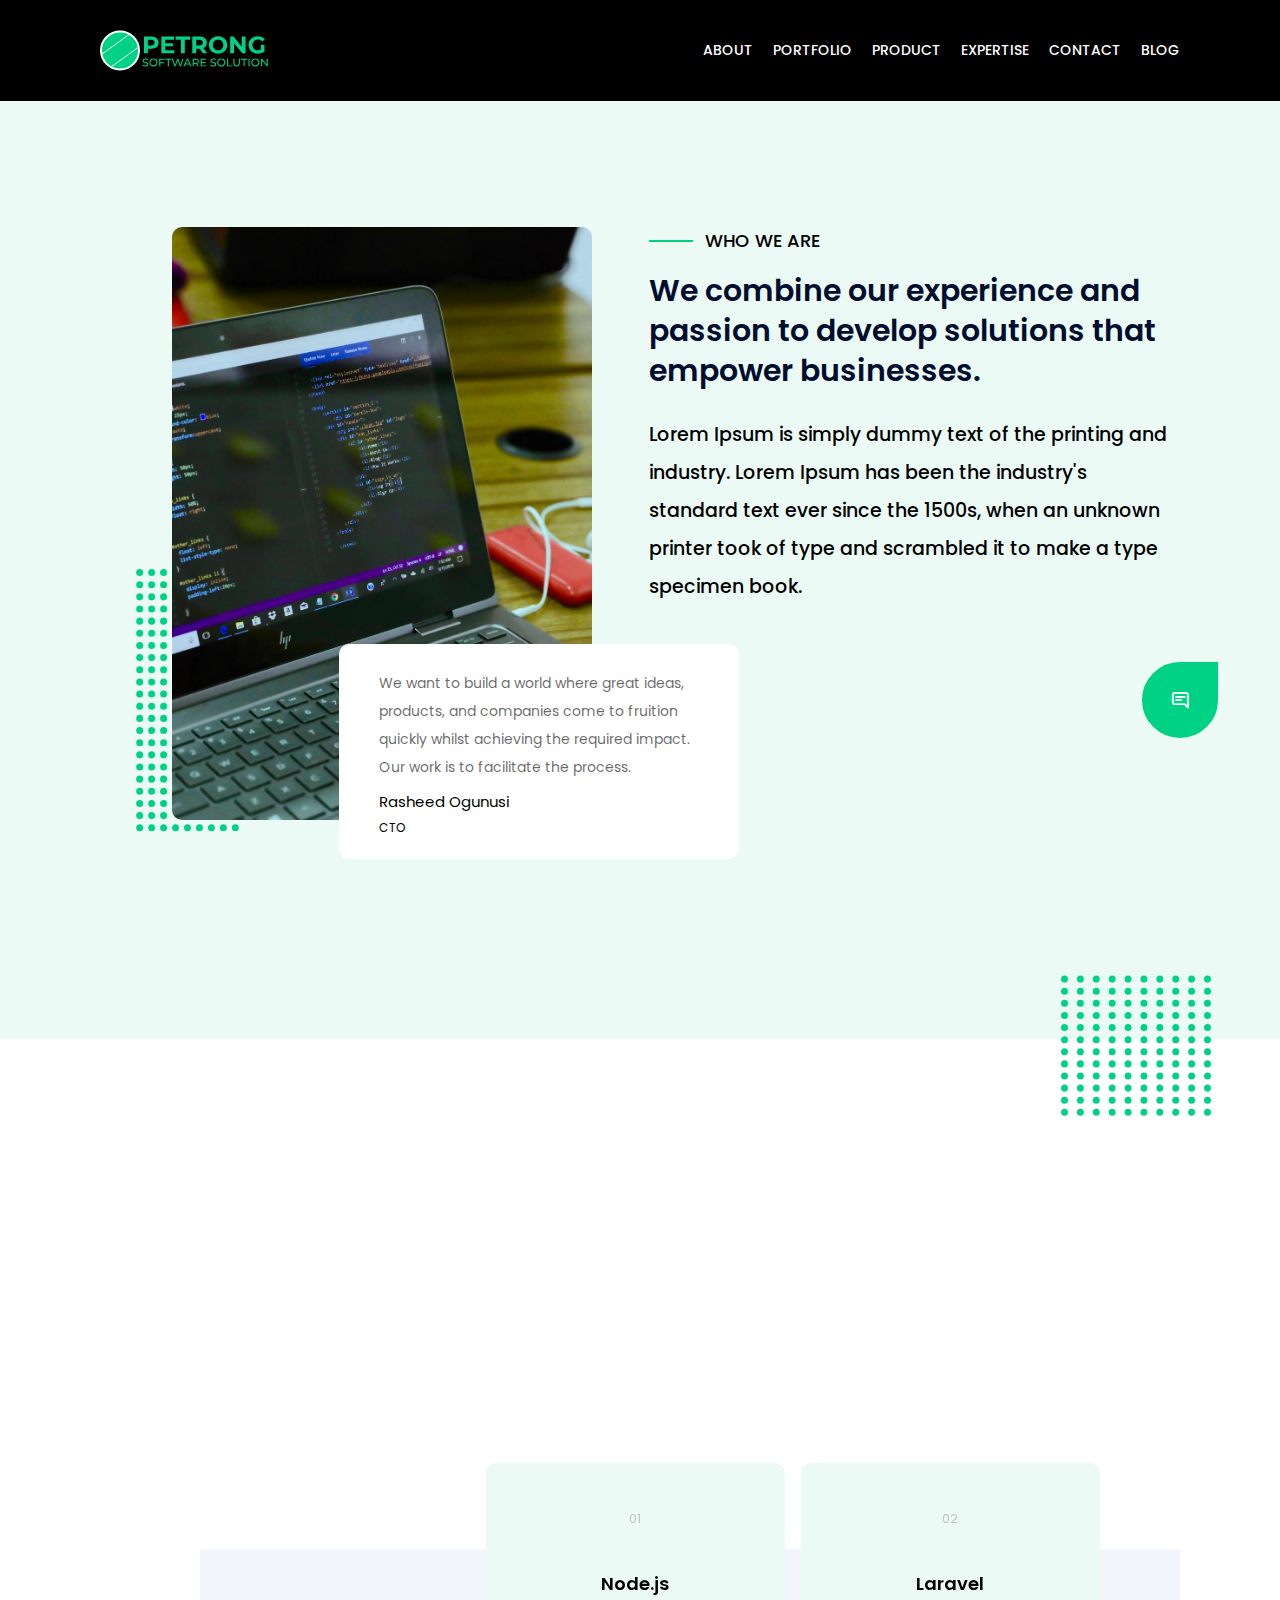
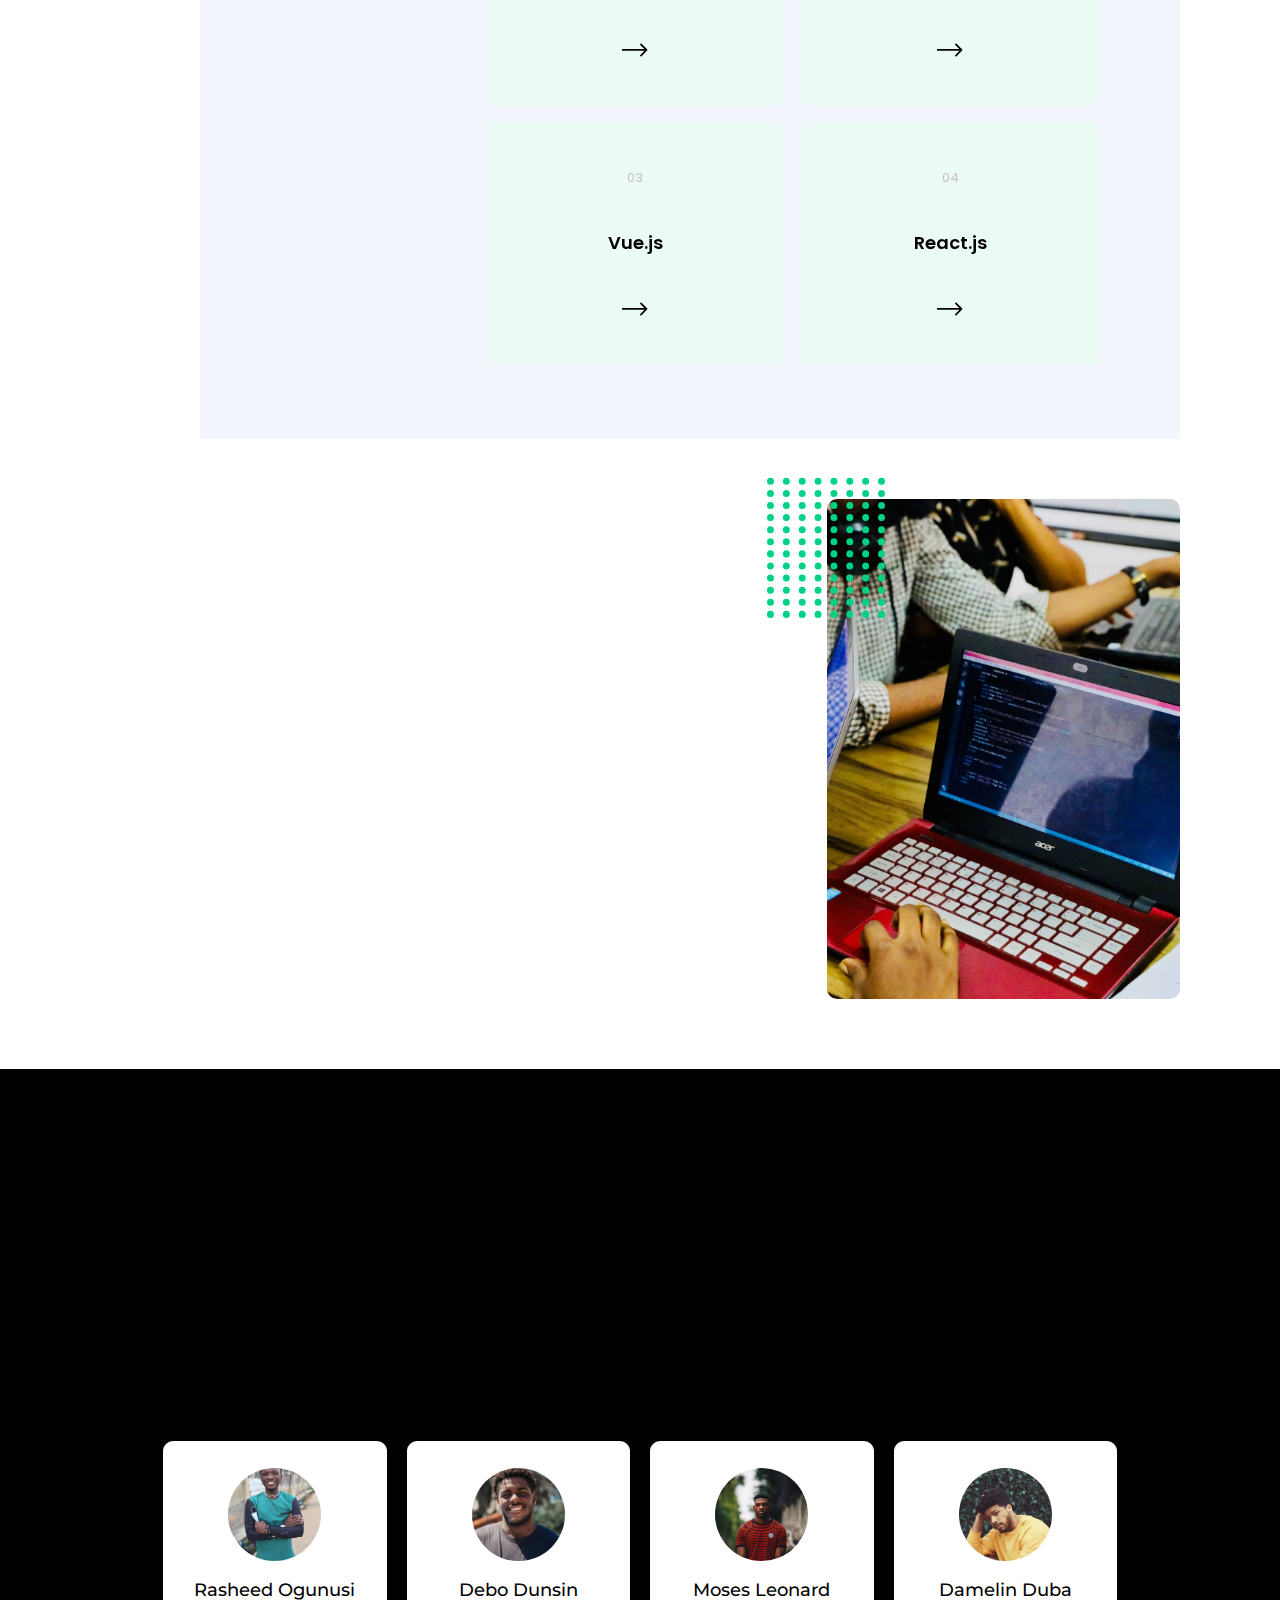
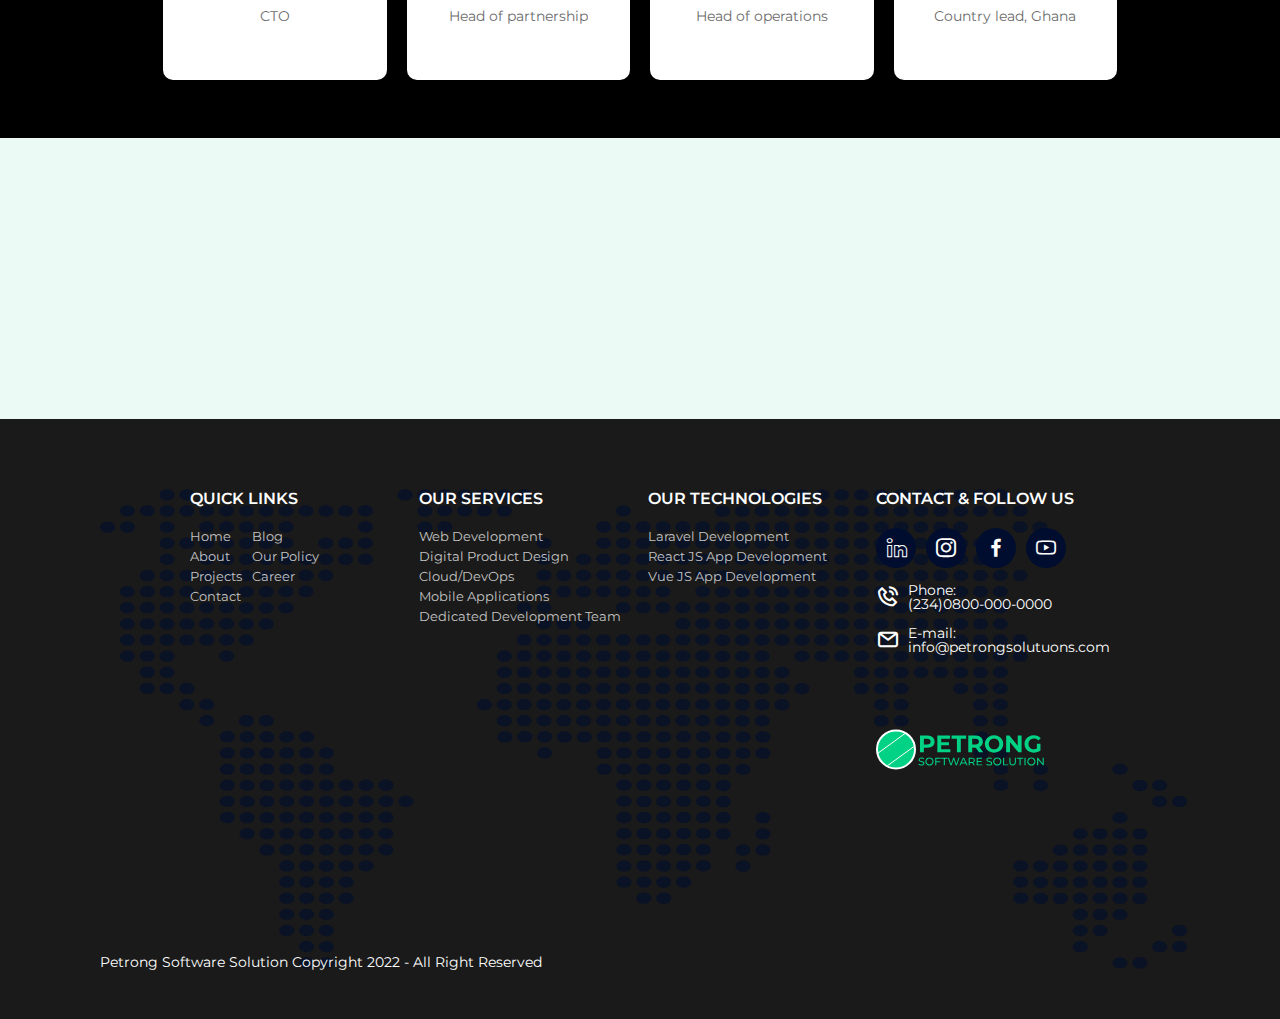
<file: about.html>
<!DOCTYPE html>
<html lang="en">

<head>
	<title>About</title>
	<meta charset="UTF-8">
	<meta name="format-detection" content="telephone=no">
	<!-- <style>body{opacity: 0;}</style> -->
	<link rel="stylesheet" href="css/style.min.css?_v=20230506112158">
	<link rel="shortcut icon" href="favicon.ico">
	<!-- <meta name="robots" content="noindex, nofollow"> -->
	<meta name="viewport" content="width=device-width, initial-scale=1.0">
</head>

<body>
	<div class="wrapper wrapper-about">
		<header class="header">
			<div class="header__container">
				<a href="/petrong/index.html" class="header__logo">
					<img src="img/logo.svg" alt="Logo" />
				</a>
				<div class="header__menu menu">
					<nav class="menu__body">
						<ul class="menu__list">
							<li class="menu__item"><a href="/petrong/about.html" class="menu__link">ABOUT</a></li>
							<li class="menu__item"><a href="/petrong/portfolio.html" class="menu__link">PORTFOLIO</a></li>
							<li class="menu__item"><a href="/petrong/product.html" class="menu__link">PRODUCT</a></li>
							<li class="menu__item"><a href="/petrong/expertise.html" class="menu__link">EXPERTISE</a></li>
							<li class="menu__item"><a href="/petrong/contact.html" class="menu__link">CONTACT</a></li>
							<li class="menu__item"><a href="/petrong/blog.html" class="menu__link">BLOG</a></li>
						</ul>
					</nav>
				</div>
				<button type="button" class="header__icon icon-menu"><span></span></button>
			</div>
		</header>

		<main class="about">
			<section data-watch class="about__header header-about">
				<div class="header-about__container">
					<div class="header-about__body">
						<div class="header-about__content section-content">
							<h2 class="section-content__suptitle suptitle suptitle_1 suptitle_animate">WHO WE ARE</h2>
							<h1 class="section-content__title section-content__title_2 title_animate">We combine our experience and passion to develop solutions that empower businesses.</h1>
							<div class="section-content__text section-content__text_1 text_animate">
								<p>Lorem Ipsum is simply dummy text of the printing and industry. Lorem Ipsum has been the industry's standard text ever since the 1500s, when an unknown printer took of type and scrambled it to make a type specimen book.</p>
							</div>
						</div>
						<div class="header-about__message message-header">
							<div class="message-header__text text">
								<p>We want to build a world where great ideas, products, and companies come to fruition quickly whilst achieving the required impact. Our work is to facilitate the process.</p>
							</div>
							<div class="message-header__name">Rasheed Ogunusi</div>
							<div class="message-header__post">CTO</div>
						</div>
					</div>
					<div class="header-about__image-block _slide-left-animation">
						<div class="header-about__image-ibg">
							<picture><source srcset="img/about/header.webp" type="image/webp"><img src="img/about/header.jpg" alt="Notebook with code on view" /></picture>
						</div>
					</div>
				</div>
			</section>
			<section data-watch class="about__services services-about">
				<div class="services-about__container">
					<div class="services-about__top section-content">
						<h3 class="section-content__suptitle suptitle suptitle_suptitle-1 suptitle_animate">OUR SERVICES</h3>
						<h2 class="section-content__title section-content__title_3 title_animate">Methodologies & Technology We Use.</h2>
						<div class="section-content__text section-content__text_2 text_animate">
							<p>We build tour product from scatch with top most frontend and backend framework. We also focus on native end user experinces, providing full performance on both iOS and android devices</p>
						</div>
					</div>
					<div class="services-about__bottom">
						<div class="services-about__cards">
							<div class="services-about__card card-service-about">
								<div class="card-service-about__front">
									<div class="card-service-about__number"></div>
									<h5 class="card-service-about__title">Node.js</h5>
									<div class="card-service-about__arrow _icon-arrow-right"></div>
								</div>
								<div class="card-service-about__back">
									<div class="card-service-about__description">
										<p>
											<span>Node.js</span> is a JavaScript runtime built on Chrome's V8 JavaScript engine that allows developers to run JavaScript code on the server side, rather than just in the browser. It enables developers to build scalable and high-performance applications using
											JavaScript.
										</p>
									</div>
								</div>
							</div>
							<div class="services-about__card card-service-about">
								<div class="card-service-about__front">
									<div class="card-service-about__number"></div>
									<h5 class="card-service-about__title">Laravel</h5>
									<div class="card-service-about__arrow _icon-arrow-right"></div>
								</div>
								<div class="card-service-about__back">
									<div class="card-service-about__description">
										<p>
											<span>Laravel</span>
											is an open-source PHP web application framework that follows the Model-View-Controller (MVC) architectural pattern. It provides developers with a set of tools and resources for building web applications quickly and easily.
										</p>
									</div>
								</div>
							</div>
							<div class="services-about__card card-service-about">
								<div class="card-service-about__front">
									<div class="card-service-about__number"></div>
									<h5 class="card-service-about__title">Vue.js</h5>
									<div class="card-service-about__arrow _icon-arrow-right"></div>
								</div>
								<div class="card-service-about__back">
									<div class="card-service-about__description">
										<p>
											<span>Vue.js</span> is an open-source JavaScript framework for building user interfaces and single-page applications. It provides a simple and flexible approach to building web interfaces and allows developers to easily incorporate reactive and interactive
											elements into their web applications.
										</p>
									</div>
								</div>
							</div>
							<div class="services-about__card card-service-about">
								<div class="card-service-about__front">
									<div class="card-service-about__number"></div>
									<h5 class="card-service-about__title">React.js</h5>
									<div class="card-service-about__arrow _icon-arrow-right"></div>
								</div>
								<div class="card-service-about__back">
									<div class="card-service-about__description">
										<p>
											<span>React.js</span> is an open-source JavaScript library for building user interfaces and front-end applications. It is maintained by Facebook and provides developers with a set of tools and resources for building complex and interactive web applications.
											React.js is known for its fast rendering, modularity, and component-based architecture.
										</p>
									</div>
								</div>
							</div>
						</div>
					</div>
				</div>
			</section>
			<section data-watch class="about__value value-about">
				<div class="value-about__container">
					<div class="value-about__content">
						<div data-watch class="value-about__top section-content">
							<h3 class="section-content__suptitle suptitle suptitle_suptitle-1 suptitle_animate">OUR VALUE</h3>
							<h2 class="section-content__title section-content__title_3 title_animate">A melting pot for the best idea</h2>
						</div>
						<div data-watch class="value-about__items">
							<div data-watch class="value-about__item item-icon-list _fade-in-animation">
								<div class="item-icon-list__icon item-icon-list__icon_red _icon-heart">
									<span data-watch data-watch-threshold="0.5" class="item-icon-list__line"></span>
								</div>
								<div class="item-icon-list__content">
									<h5 class="item-icon-list__title">Integrity</h5>
									<div class="item-icon-list__text">
										<p>We hold ourself to a strong ethical and moral code</p>
									</div>
								</div>
							</div>
							<div data-watch class="value-about__item item-icon-list _fade-in-animation">
								<div class="item-icon-list__icon item-icon-list__icon_green _icon-heart">
									<span data-watch data-watch-threshold="0.5" class="item-icon-list__line"></span>
								</div>
								<div class="item-icon-list__content">
									<h5 class="item-icon-list__title">Trust</h5>
									<div class="item-icon-list__text">
										<p>We are dependable loyal and hard working to archive the same goal.</p>
									</div>
								</div>
							</div>
							<div data-watch class="value-about__item item-icon-list _fade-in-animation">
								<div class="item-icon-list__icon item-icon-list__icon_orange _icon-heart">
									<span class="item-icon-list__line"></span>
								</div>
								<div class="item-icon-list__content">
									<h5 class="item-icon-list__title">Excellence</h5>
									<div class="item-icon-list__text">
										<p>We consistenly strive to do high-quality work and give no room for errore</p>
									</div>
								</div>
							</div>
						</div>
					</div>
					<div class="value-about__image-block _slide-right-animation">
						<div class="value-about__image-ibg">
							<picture><source srcset="img/about/value.webp" type="image/webp"><img src="img/about/value.jpg" alt="Image" /></picture>
						</div>
					</div>
				</div>
			</section>
			<section data-watch class="about__team team-about">
				<div class="team-about__container">
					<div class="team-about__content section-content section-content_lite">
						<h3 class="section-content__suptitle suptitle suptitle_suptitle-1 suptitle_animate">OUR team</h3>
						<h2 class="section-content__title section-content__title_3 title_animate">Colaboring and optimizing for growth</h2>
						<div class="section-content__text section-content__text_2 text_animate">
							<p>The team at petrong we are powering the growth of africal technologh ecosystem</p>
						</div>
					</div>
					<div class="team-about__items">
						<div class="team-about__item item-team">
							<div class="item-team__avatar">
								<picture><source srcset="img/about/avatars/rasheed-ogunusi.webp" type="image/webp"><img src="img/about/avatars/rasheed-ogunusi.jpg" alt="Rasheed Ogunusi avatar" /></picture>
							</div>
							<div class="item-team__content">
								<div class="item-team__name">Rasheed Ogunusi</div>
								<div class="item-team__post">CTO</div>
								<div class="item-team__socials">
									<a href="!#" class="item-team__social _icon-linkedin"></a>
									<a href="!#" class="item-team__social _icon-instagram"></a>
									<a href="!#" class="item-team__social _icon-facebook"></a>
								</div>
							</div>
						</div>
						<div class="team-about__item item-team">
							<div class="item-team__avatar">
								<picture><source srcset="img/about/avatars/debo-dunsin.webp" type="image/webp"><img src="img/about/avatars/debo-dunsin.jpg" alt="Debo Dunsinavatar" /></picture>
							</div>
							<div class="item-team__content">
								<div class="item-team__name">Debo Dunsin</div>
								<div class="item-team__post">Head of partnership</div>
								<div class="item-team__socials">
									<a href="!#" class="item-team__social _icon-linkedin"></a>
									<a href="!#" class="item-team__social _icon-instagram"></a>
									<a href="!#" class="item-team__social _icon-facebook"></a>
								</div>
							</div>
						</div>
						<div class="team-about__item item-team">
							<div class="item-team__avatar">
								<picture><source srcset="img/about/avatars/moses-leonard.webp" type="image/webp"><img src="img/about/avatars/moses-leonard.jpg" alt="Moses Leonard avatar" /></picture>
							</div>
							<div class="item-team__content">
								<div class="item-team__name">Moses Leonard</div>
								<div class="item-team__post">Head of operations</div>
								<div class="item-team__socials">
									<a href="!#" class="item-team__social _icon-linkedin"></a>
									<a href="!#" class="item-team__social _icon-instagram"></a>
									<a href="!#" class="item-team__social _icon-facebook"></a>
								</div>
							</div>
						</div>
						<div class="team-about__item item-team">
							<div class="item-team__avatar">
								<picture><source srcset="img/about/avatars/damelin-duba.webp" type="image/webp"><img src="img/about/avatars/damelin-duba.jpg" alt="Damelin Duba avatar" /></picture>
							</div>
							<div class="item-team__content">
								<div class="item-team__name">Damelin Duba</div>
								<div class="item-team__post">Country lead, Ghana</div>
								<div class="item-team__socials">
									<a href="!#" class="item-team__social _icon-linkedin"></a>
									<a href="!#" class="item-team__social _icon-instagram"></a>
									<a href="!#" class="item-team__social _icon-facebook"></a>
								</div>
							</div>
						</div>
					</div>
				</div>
			</section>
			<section data-watch class="page__cta cta-section">
				<div class="cta-section__container">
					<div class="cta-section__content">
						<h2 class="cta-section__title title_animate">Do you have a next level-idea?</h2>
						<div class="cta-section__subtitle subtitle_animate">Reach out and we can create magic together</div>
					</div>
					<a href="#!" class="cta-section__button button _animate">WORK WITH US</a>
				</div>
			</section>
			<div class="fixed-elements">
				<div class="fixed-elements__chat chat-window _hidden">
					<div class="chat-window__header header-chat">
						<div class="header-chat__body">
							<div class="header-chat__avatar">
								<picture><source srcset="img/chat/avatars/rasheed.webp" type="image/webp"><img src="img/chat/avatars/rasheed.jpg" alt="Chat assistant avatar" /></picture>
							</div>
							<div class="header-chat__content">
								<div class="header-chat__name">Rasheed</div>
								<div class="header-chat__status">Online</div>
							</div>
						</div>
						<button type="button" class="header-chat__button-close"></button>
					</div>
					<div class="chat-window__body">
						<div class="chat-window__anchor"></div>
					</div>
					<div class="chat-window__bottom">
						<input id="user-input" autocomplete="off" type="text" name="form[]" placeholder="Write a message" class="chat-window__input" />
						<button id="send-button" type="button" class="chat-window__send-button _icon-paper-plane"></button>
					</div>
				</div>
				<div class="fixed-elements__buttons">
					<a href="#" class="fixed-elements__button fixed-elements__button_scroll _icon-top-arrow"></a>
					<button type="button" class="fixed-elements__button fixed-elements__button_chat _icon-chat"></button>
				</div>
			</div>

		</main>
		<footer class="footer">
			<div class="footer__container">
				<div data-spollers="600, max" class="footer__top">
					<div class="footer__item item-footer">
						<button type="button" data-spoller class="item-footer__label">QUICK LINKS</button>
						<div class="item-footer__block">
							<div class="item-footer__body">
								<ul class="item-footer__list">
									<li class="item-footer__item-list">
										<a href="" class="item-footer__item-link">Home</a>
									</li>
									<li class="item-footer__item-list">
										<a href="" class="item-footer__item-link">About</a>
									</li>
									<li class="item-footer__item-list">
										<a href="" class="item-footer__item-link">Projects</a>
									</li>
									<li class="item-footer__item-list">
										<a href="" class="item-footer__item-link">Contact</a>
									</li>
								</ul>
								<ul class="item-footer__list">
									<li class="item-footer__item-list">
										<a href="" class="item-footer__item-link">Blog</a>
									</li>
									<li class="item-footer__item-list">
										<a href="" class="item-footer__item-link">Our Policy</a>
									</li>
									<li class="item-footer__item-list">
										<a href="" class="item-footer__item-link">Career</a>
									</li>
								</ul>
							</div>
						</div>
					</div>
					<div class="footer__item item-footer">
						<button type="button" data-spoller class="item-footer__label">OUR SERVICES</button>
						<div class="item-footer__block">
							<div class="item-footer__body">
								<ul class="item-footer__list">
									<li class="item-footer__item-list">
										<a href="" class="item-footer__item-link">Web Development</a>
									</li>
									<li class="item-footer__item-list">
										<a href="" class="item-footer__item-link">Digital Product Design</a>
									</li>
									<li class="item-footer__item-list">
										<a href="" class="item-footer__item-link">Cloud/DevOps</a>
									</li>
									<li class="item-footer__item-list">
										<a href="" class="item-footer__item-link">Mobile Applications</a>
									</li>
									<li class="item-footer__item-list">
										<a href="" class="item-footer__item-link">Dedicated Development Team</a>
									</li>
								</ul>
							</div>
						</div>
					</div>
					<div class="footer__item item-footer">
						<button type="button" data-spoller class="item-footer__label">OUR TECHNOLOGIES</button>
						<div class="item-footer__block">
							<div class="item-footer__body">
								<ul class="item-footer__list">
									<li class="item-footer__item-list">
										<a href="" class="item-footer__item-link">Laravel Development</a>
									</li>
									<li class="item-footer__item-list">
										<a href="" class="item-footer__item-link">React JS App Development</a>
									</li>
									<li class="item-footer__item-list">
										<a href="" class="item-footer__item-link">Vue JS App Development</a>
									</li>
								</ul>
							</div>
						</div>
					</div>
					<div id="contact" class="footer__item item-footer">
						<button type="button" data-spoller class="item-footer__label">CONTACT & FOLLOW US</button>
						<div class="item-footer__block">
							<div class="item-footer__body">
								<div class="item-footer__socials">
									<a href="!#" class="item-footer__social _icon-linkedin"></a>
									<a href="!#" class="item-footer__social _icon-instagram"></a>
									<a href="!#" class="item-footer__social _icon-facebook"></a>
									<a href="!#" class="item-footer__social _icon-youtube"></a>
								</div>
								<a href="tel:+23408000000000" class="item-footer__phone _icon-phone-call">Phone: <span>
										<nobr>(234)0800-000-0000</nobr>
									</span></a>
								<a href="mailto:info@petrongsolutuons.com" class="item-footer__mail _icon-email">E-mail: <span>
										<nobr>info@petrongsolutuons.com</nobr>
									</span>
								</a>
								<a href="/petrong/index.html" class="item-footer__logo">
									<img src="img/logo.svg" alt="Logo" />
								</a>
							</div>
						</div>
					</div>
				</div>
				<div class="footer__copy">Petrong Software Solution Copyright 2022 - All Right Reserved</div>
			</div>
		</footer>

	</div>
	<script src="js/app.min.js?_v=20230506112158"></script>
</body>

</html>
</file>
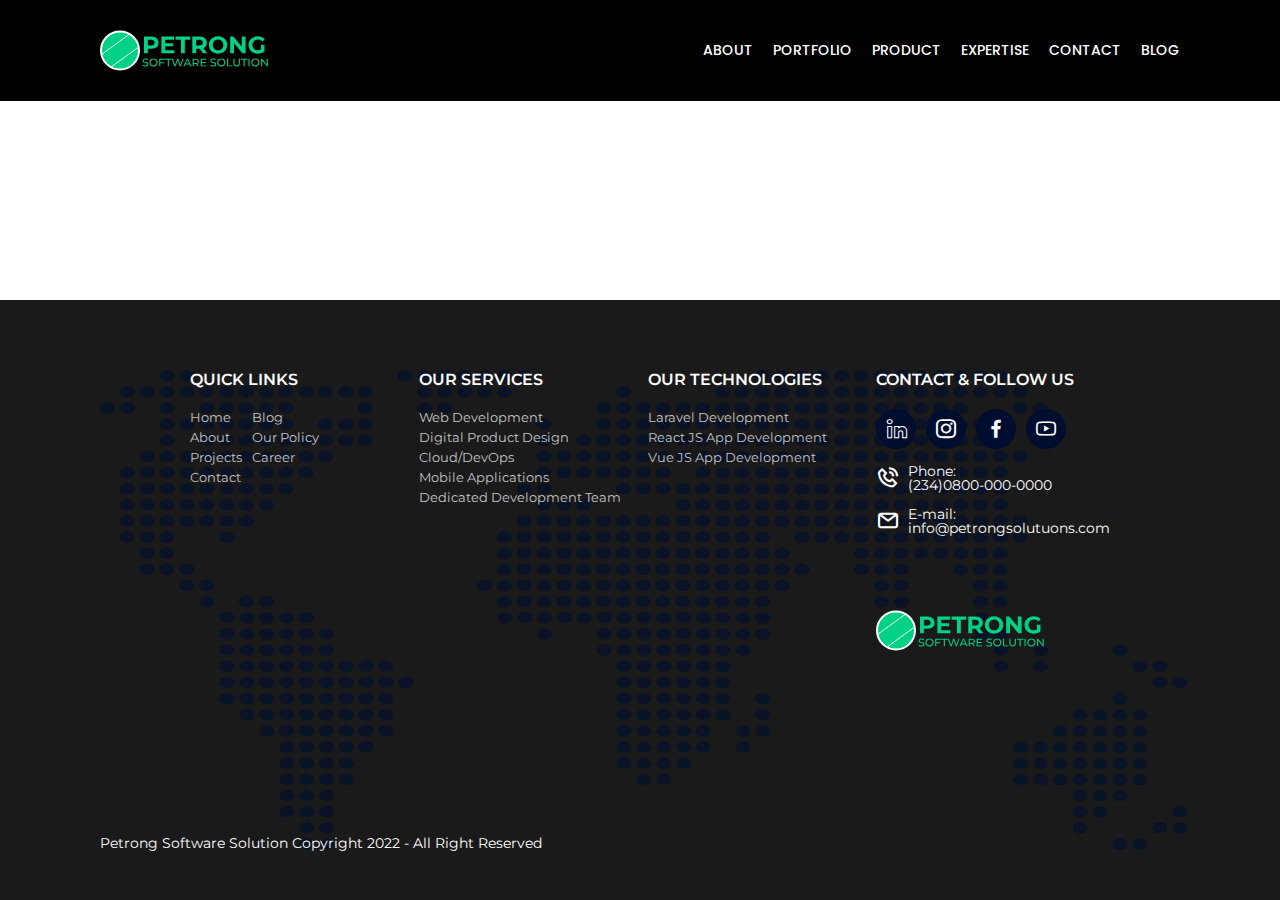
<file: blog.html>
<!DOCTYPE html>
<html lang="en">
	<head>
		<title>Blog</title>
		<meta charset="UTF-8" />
		<meta name="format-detection" content="telephone=no" />
		<!-- <style>body{opacity: 0;}</style> -->
		<link rel="stylesheet" href="css/style.min.css?_v=20230506112158" />
		<link rel="shortcut icon" href="favicon.ico" />
		<!-- <meta name="robots" content="noindex, nofollow"> -->
		<meta name="viewport" content="width=device-width, initial-scale=1.0" />
	</head>

	<body>
		<div class="wrapper">
			<header class="header">
				<div class="header__container">
					<a href="/petrong/index.html" class="header__logo">
						<img src="img/logo.svg" alt="Logo" />
					</a>
					<div class="header__menu menu">
						<nav class="menu__body">
							<ul class="menu__list">
								<li class="menu__item"><a href="/petrong/about.html" class="menu__link">ABOUT</a></li>
								<li class="menu__item"><a href="/petrong/portfolio.html" class="menu__link">PORTFOLIO</a></li>
								<li class="menu__item"><a href="/petrong/product.html" class="menu__link">PRODUCT</a></li>
								<li class="menu__item"><a href="/petrong/expertise.html" class="menu__link">EXPERTISE</a></li>
								<li class="menu__item"><a href="/petrong/contact.html" class="menu__link">CONTACT</a></li>
								<li class="menu__item"><a href="/petrong/blog.html" class="menu__link">BLOG</a></li>
							</ul>
						</nav>
					</div>
					<button type="button" class="header__icon icon-menu"><span></span></button>
				</div>
			</header>

			<main class="page"></main>
			<footer class="footer">
				<div class="footer__container">
					<div data-spollers="600, max" class="footer__top">
						<div class="footer__item item-footer">
							<button type="button" data-spoller class="item-footer__label">QUICK LINKS</button>
							<div class="item-footer__block">
								<div class="item-footer__body">
									<ul class="item-footer__list">
										<li class="item-footer__item-list">
											<a href="" class="item-footer__item-link">Home</a>
										</li>
										<li class="item-footer__item-list">
											<a href="" class="item-footer__item-link">About</a>
										</li>
										<li class="item-footer__item-list">
											<a href="" class="item-footer__item-link">Projects</a>
										</li>
										<li class="item-footer__item-list">
											<a href="" class="item-footer__item-link">Contact</a>
										</li>
									</ul>
									<ul class="item-footer__list">
										<li class="item-footer__item-list">
											<a href="" class="item-footer__item-link">Blog</a>
										</li>
										<li class="item-footer__item-list">
											<a href="" class="item-footer__item-link">Our Policy</a>
										</li>
										<li class="item-footer__item-list">
											<a href="" class="item-footer__item-link">Career</a>
										</li>
									</ul>
								</div>
							</div>
						</div>
						<div class="footer__item item-footer">
							<button type="button" data-spoller class="item-footer__label">OUR SERVICES</button>
							<div class="item-footer__block">
								<div class="item-footer__body">
									<ul class="item-footer__list">
										<li class="item-footer__item-list">
											<a href="" class="item-footer__item-link">Web Development</a>
										</li>
										<li class="item-footer__item-list">
											<a href="" class="item-footer__item-link">Digital Product Design</a>
										</li>
										<li class="item-footer__item-list">
											<a href="" class="item-footer__item-link">Cloud/DevOps</a>
										</li>
										<li class="item-footer__item-list">
											<a href="" class="item-footer__item-link">Mobile Applications</a>
										</li>
										<li class="item-footer__item-list">
											<a href="" class="item-footer__item-link">Dedicated Development Team</a>
										</li>
									</ul>
								</div>
							</div>
						</div>
						<div class="footer__item item-footer">
							<button type="button" data-spoller class="item-footer__label">OUR TECHNOLOGIES</button>
							<div class="item-footer__block">
								<div class="item-footer__body">
									<ul class="item-footer__list">
										<li class="item-footer__item-list">
											<a href="" class="item-footer__item-link">Laravel Development</a>
										</li>
										<li class="item-footer__item-list">
											<a href="" class="item-footer__item-link">React JS App Development</a>
										</li>
										<li class="item-footer__item-list">
											<a href="" class="item-footer__item-link">Vue JS App Development</a>
										</li>
									</ul>
								</div>
							</div>
						</div>
						<div id="contact" class="footer__item item-footer">
							<button type="button" data-spoller class="item-footer__label">CONTACT & FOLLOW US</button>
							<div class="item-footer__block">
								<div class="item-footer__body">
									<div class="item-footer__socials">
										<a href="!#" class="item-footer__social _icon-linkedin"></a>
										<a href="!#" class="item-footer__social _icon-instagram"></a>
										<a href="!#" class="item-footer__social _icon-facebook"></a>
										<a href="!#" class="item-footer__social _icon-youtube"></a>
									</div>
									<a href="tel:+23408000000000" class="item-footer__phone _icon-phone-call"
										>Phone:
										<span>
											<nobr>(234)0800-000-0000</nobr>
										</span></a
									>
									<a href="mailto:info@petrongsolutuons.com" class="item-footer__mail _icon-email"
										>E-mail:
										<span>
											<nobr>info@petrongsolutuons.com</nobr>
										</span>
									</a>
									<a href="/petrong/index.html" class="item-footer__logo">
										<img src="img/logo.svg" alt="Logo" />
									</a>
								</div>
							</div>
						</div>
					</div>
					<div class="footer__copy">Petrong Software Solution Copyright 2022 - All Right Reserved</div>
				</div>
			</footer>
		</div>
		<script src="js/app.min.js?_v=20230506112158"></script>
	</body>
</html>
</file>
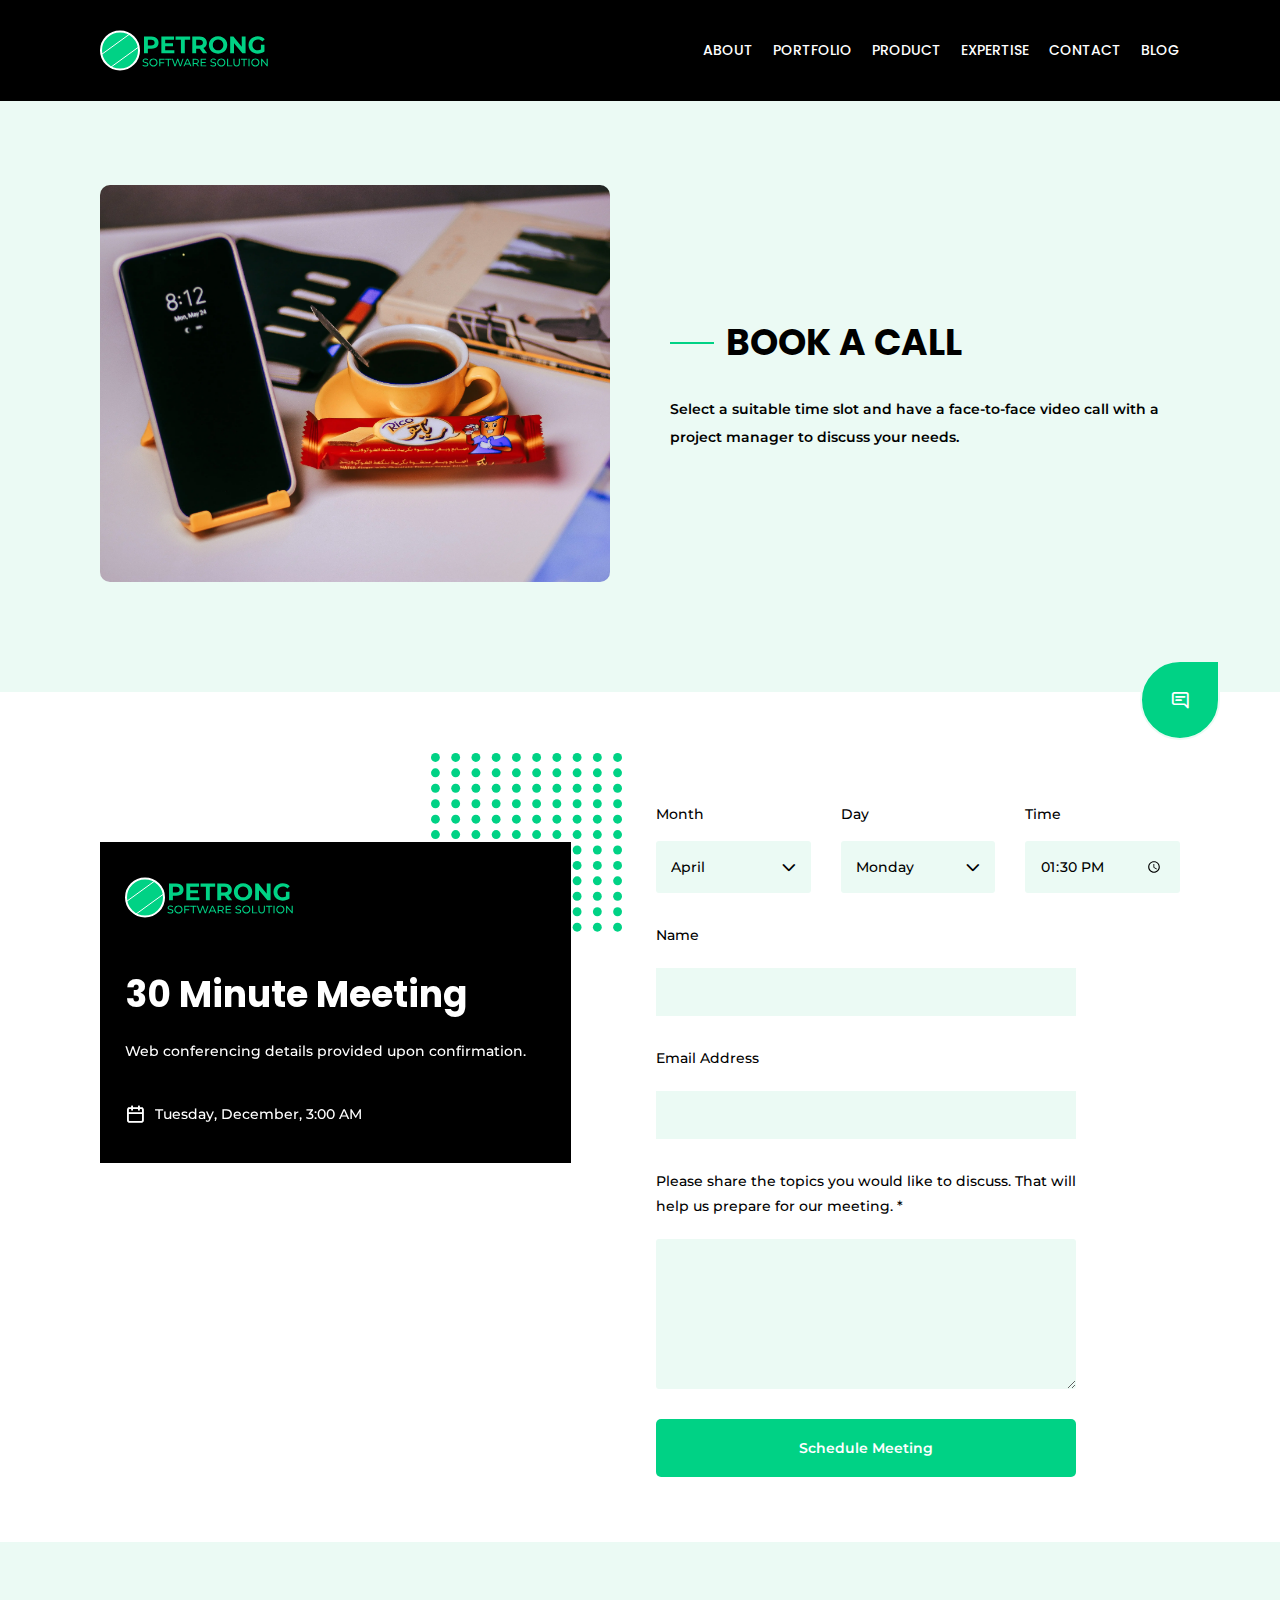
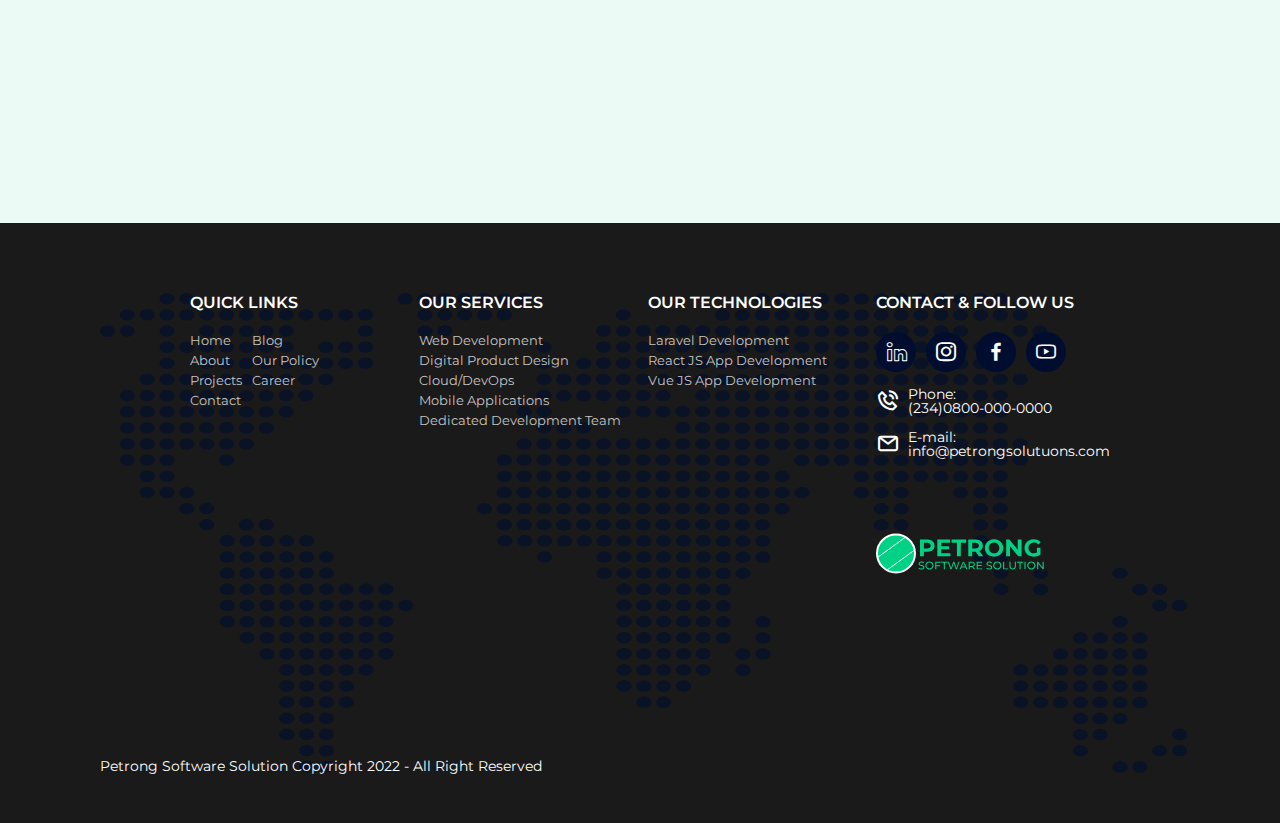
<file: book-a-call.html>
<!DOCTYPE html>
<html lang="en">
	<head>
		<title>Book a call</title>
		<meta charset="UTF-8" />
		<meta name="format-detection" content="telephone=no" />
		<!-- <style>body{opacity: 0;}</style> -->
		<link rel="stylesheet" href="css/style.min.css?_v=20230506112158" />
		<link rel="shortcut icon" href="favicon.ico" />
		<!-- <meta name="robots" content="noindex, nofollow"> -->
		<meta name="viewport" content="width=device-width, initial-scale=1.0" />
	</head>

	<body>
		<div class="wrapper">
			<header class="header">
				<div class="header__container">
					<a href="/petrong/index.html" class="header__logo">
						<img src="img/logo.svg" alt="Logo" />
					</a>
					<div class="header__menu menu">
						<nav class="menu__body">
							<ul class="menu__list">
								<li class="menu__item"><a href="/petrong/about.html" class="menu__link">ABOUT</a></li>
								<li class="menu__item"><a href="/petrong/portfolio.html" class="menu__link">PORTFOLIO</a></li>
								<li class="menu__item"><a href="/petrong/product.html" class="menu__link">PRODUCT</a></li>
								<li class="menu__item"><a href="/petrong/expertise.html" class="menu__link">EXPERTISE</a></li>
								<li class="menu__item"><a href="/petrong/contact.html" class="menu__link">CONTACT</a></li>
								<li class="menu__item"><a href="/petrong/blog.html" class="menu__link">BLOG</a></li>
							</ul>
						</nav>
					</div>
					<button type="button" class="header__icon icon-menu"><span></span></button>
				</div>
			</header>

			<main class="book-a-call">
				<section data-watch class="book-a-call__header header-book-a-call">
					<div class="header-book-a-call__container">
						<svg data-watch data-watch-once class="header-book-a-call__svg svg" width="735" height="619" viewBox="0 0 735 619" fill="none" xmlns="http://www.w3.org/2000/svg">
							<path
								d="M1 1C63.1819 36.6131 -15 63.7608 47.452 71.6525C86.4308 76.578 111.077 104.177 118.52 123.472C123.341 133.752 141.349 151.228 174.808 138.892C216.631 123.472 230.781 163.917 228.266 181.359C225.75 198.801 196.82 218.265 182.355 194.756C167.89 171.248 163.802 155.828 204.052 149.762C244.303 143.695 239.901 242.279 326.062 251.126C412.224 259.974 352.274 387.116 405.364 361.51C472.973 328.901 455.823 379.158 492.637 341.368C511.34 322.17 474.93 294.748 448.274 298.457C421.001 302.252 539.645 533.453 633.464 587.626C778.555 671.404 737.497 539.393 689.497 530.051C641.497 520.71 552.447 583.249 563.72 618"
								stroke="#00D285"
								stroke-width="2"
							/>
						</svg>
						<div class="header-book-a-call__content section-content">
							<h1 class="section-content__title suptitle suptitle_2 suptitle_animate">Book a call</h1>
							<div class="section-content__text text_animate">
								<p>Select a suitable time slot and have a face-to-face video call with a project manager to discuss your needs.</p>
							</div>
						</div>
						<div class="header-book-a-call__image-block _slide-left-animation">
							<div class="header-book-a-call__image-ibg">
								<picture
									><source srcset="img/book-a-call/header.webp" type="image/webp" />
									<img src="img/book-a-call/header.jpg" alt="Photo with phone"
								/></picture>
							</div>
						</div>
					</div>
				</section>
				<section class="book-a-call__bottom bottom-book-a-call">
					<div class="bottom-book-a-call__container">
						<div class="bottom-book-a-call__details call-details">
							<div class="call-details__body">
								<img class="call-details__logo" src="img/logo.svg" alt="Logo" />
								<h3 class="call-details__label">30 Minute Meeting</h3>
								<div class="call-details__text text">Web conferencing details provided upon confirmation.</div>
								<div class="call-details__when text _icon-date"><span>Tuesday, December, 3:00 AM</span></div>
							</div>
						</div>
						<form action="#" class="bottom-book-a-call__form form-call">
							<div class="form-call__top">
								<div class="form-call__options options-call">
									<label class="options-call__label">Month</label>
									<div id="months" class="options-call__value">
										<select class="months" data-show-selected name="form[]" data-class-modif="form-call">
											<option value="1">January</option>
											<option value="2">February</option>
											<option value="3">March</option>
											<option value="4" selected>April</option>
											<option value="5">May</option>
											<option value="6">June</option>
											<option value="7">July</option>
											<option value="8">August</option>
											<option value="9">September</option>
											<option value="10">October</option>
											<option value="11">Novembre</option>
											<option value="12">December</option>
										</select>
									</div>
								</div>
								<div class="form-call__options options-call">
									<label class="options-call__label">Day</label>
									<div class="options-call__value">
										<select class="days" data-show-selected name="form[]" data-class-modif="form-call">
											<option value="1" selected>Monday</option>
											<option value="2">Tuesday</option>
											<option value="3">Wednesday</option>
											<option value="4">Thursday</option>
											<option value="5">Friday</option>
											<option value="6">Saturday</option>
											<option value="7">Sunday</option>
										</select>
									</div>
								</div>
								<div class="form-call__options options-call">
									<label class="options-call__label">Time</label>
									<input type="time" name="form[]" min="09:00" value="13:30" max="18:00" required />
								</div>
							</div>
							<div class="form-call__inputs">
								<div class="form-call__input input-form-call">
									<label class="input-form-call__label">Name</label>
									<input autocomplete="off" data-validate data-required="name" type="text" name="form[]" data-error="Enter your name please" class="input-form-call__input" />
								</div>
								<div class="form-call__input input-form-call">
									<label class="input-form-call__label">Email Address</label>
									<input autocomplete="off" data-validate data-required="email" type="email" name="form[]" data-error="Enter a valid e-mail please" placeholder="" class="input-form-call__input" />
								</div>
								<div class="form-call__input input-form-call">
									<label class="input-form-call__label">Please share the topics you would like to discuss. That will help us prepare for our meeting. *</label>
									<textarea data-validate data-required data-error="Enter some text please" name="input-form-call__message"></textarea>
								</div>
							</div>
							<button type="submit" class="form-call__button button">Schedule Meeting</button>
						</form>
					</div>
				</section>
				<section data-watch class="page__cta cta-section">
					<div class="cta-section__container">
						<div class="cta-section__content">
							<h2 class="cta-section__title title_animate">Do you have a next level-idea?</h2>
							<div class="cta-section__subtitle subtitle_animate">Reach out and we can create magic together</div>
						</div>
						<a href="#!" class="cta-section__button button _animate">WORK WITH US</a>
					</div>
				</section>
				<div class="fixed-elements">
					<div class="fixed-elements__chat chat-window _hidden">
						<div class="chat-window__header header-chat">
							<div class="header-chat__body">
								<div class="header-chat__avatar">
									<picture
										><source srcset="img/chat/avatars/rasheed.webp" type="image/webp" />
										<img src="img/chat/avatars/rasheed.jpg" alt="Chat assistant avatar"
									/></picture>
								</div>
								<div class="header-chat__content">
									<div class="header-chat__name">Rasheed</div>
									<div class="header-chat__status">Online</div>
								</div>
							</div>
							<button type="button" class="header-chat__button-close"></button>
						</div>
						<div class="chat-window__body">
							<div class="chat-window__anchor"></div>
						</div>
						<div class="chat-window__bottom">
							<input id="user-input" autocomplete="off" type="text" name="form[]" placeholder="Write a message" class="chat-window__input" />
							<button id="send-button" type="button" class="chat-window__send-button _icon-paper-plane"></button>
						</div>
					</div>
					<div class="fixed-elements__buttons">
						<a href="#" class="fixed-elements__button fixed-elements__button_scroll _icon-top-arrow"></a>
						<button type="button" class="fixed-elements__button fixed-elements__button_chat _icon-chat"></button>
					</div>
				</div>
			</main>
			<footer class="footer">
				<div class="footer__container">
					<div data-spollers="600, max" class="footer__top">
						<div class="footer__item item-footer">
							<button type="button" data-spoller class="item-footer__label">QUICK LINKS</button>
							<div class="item-footer__block">
								<div class="item-footer__body">
									<ul class="item-footer__list">
										<li class="item-footer__item-list">
											<a href="" class="item-footer__item-link">Home</a>
										</li>
										<li class="item-footer__item-list">
											<a href="" class="item-footer__item-link">About</a>
										</li>
										<li class="item-footer__item-list">
											<a href="" class="item-footer__item-link">Projects</a>
										</li>
										<li class="item-footer__item-list">
											<a href="" class="item-footer__item-link">Contact</a>
										</li>
									</ul>
									<ul class="item-footer__list">
										<li class="item-footer__item-list">
											<a href="" class="item-footer__item-link">Blog</a>
										</li>
										<li class="item-footer__item-list">
											<a href="" class="item-footer__item-link">Our Policy</a>
										</li>
										<li class="item-footer__item-list">
											<a href="" class="item-footer__item-link">Career</a>
										</li>
									</ul>
								</div>
							</div>
						</div>
						<div class="footer__item item-footer">
							<button type="button" data-spoller class="item-footer__label">OUR SERVICES</button>
							<div class="item-footer__block">
								<div class="item-footer__body">
									<ul class="item-footer__list">
										<li class="item-footer__item-list">
											<a href="" class="item-footer__item-link">Web Development</a>
										</li>
										<li class="item-footer__item-list">
											<a href="" class="item-footer__item-link">Digital Product Design</a>
										</li>
										<li class="item-footer__item-list">
											<a href="" class="item-footer__item-link">Cloud/DevOps</a>
										</li>
										<li class="item-footer__item-list">
											<a href="" class="item-footer__item-link">Mobile Applications</a>
										</li>
										<li class="item-footer__item-list">
											<a href="" class="item-footer__item-link">Dedicated Development Team</a>
										</li>
									</ul>
								</div>
							</div>
						</div>
						<div class="footer__item item-footer">
							<button type="button" data-spoller class="item-footer__label">OUR TECHNOLOGIES</button>
							<div class="item-footer__block">
								<div class="item-footer__body">
									<ul class="item-footer__list">
										<li class="item-footer__item-list">
											<a href="" class="item-footer__item-link">Laravel Development</a>
										</li>
										<li class="item-footer__item-list">
											<a href="" class="item-footer__item-link">React JS App Development</a>
										</li>
										<li class="item-footer__item-list">
											<a href="" class="item-footer__item-link">Vue JS App Development</a>
										</li>
									</ul>
								</div>
							</div>
						</div>
						<div id="contact" class="footer__item item-footer">
							<button type="button" data-spoller class="item-footer__label">CONTACT & FOLLOW US</button>
							<div class="item-footer__block">
								<div class="item-footer__body">
									<div class="item-footer__socials">
										<a href="!#" class="item-footer__social _icon-linkedin"></a>
										<a href="!#" class="item-footer__social _icon-instagram"></a>
										<a href="!#" class="item-footer__social _icon-facebook"></a>
										<a href="!#" class="item-footer__social _icon-youtube"></a>
									</div>
									<a href="tel:+23408000000000" class="item-footer__phone _icon-phone-call"
										>Phone:
										<span>
											<nobr>(234)0800-000-0000</nobr>
										</span></a
									>
									<a href="mailto:info@petrongsolutuons.com" class="item-footer__mail _icon-email"
										>E-mail:
										<span>
											<nobr>info@petrongsolutuons.com</nobr>
										</span>
									</a>
									<a href="/petrong/index.html" class="item-footer__logo">
										<img src="img/logo.svg" alt="Logo" />
									</a>
								</div>
							</div>
						</div>
					</div>
					<div class="footer__copy">Petrong Software Solution Copyright 2022 - All Right Reserved</div>
				</div>
			</footer>
		</div>
		<script src="js/app.min.js?_v=20230506112158"></script>
	</body>
</html>
</file>
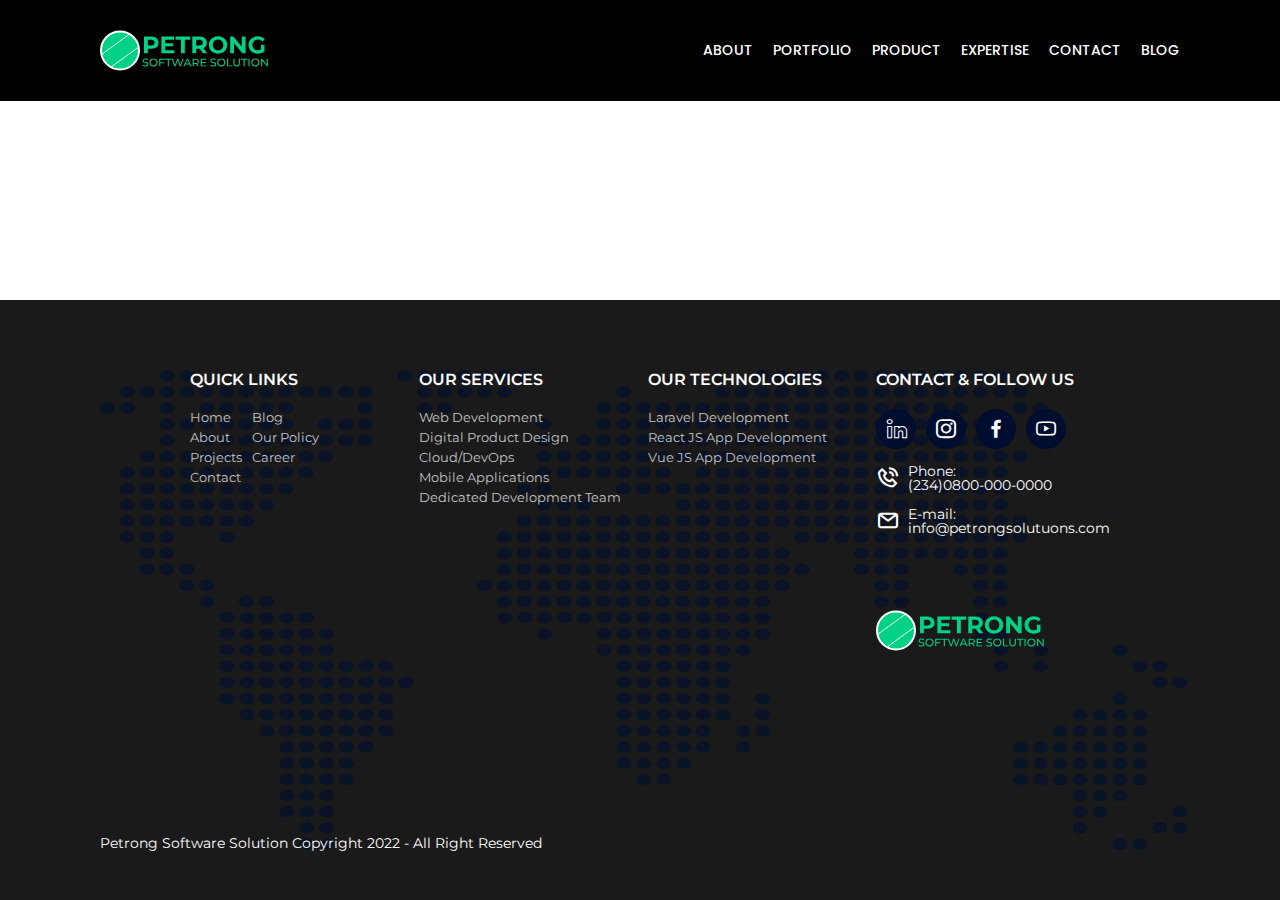
<file: contact.html>
<!DOCTYPE html>
<html lang="en">
	<head>
		<title>Contact</title>
		<meta charset="UTF-8" />
		<meta name="format-detection" content="telephone=no" />
		<!-- <style>body{opacity: 0;}</style> -->
		<link rel="stylesheet" href="css/style.min.css?_v=20230506112158" />
		<link rel="shortcut icon" href="favicon.ico" />
		<!-- <meta name="robots" content="noindex, nofollow"> -->
		<meta name="viewport" content="width=device-width, initial-scale=1.0" />
	</head>

	<body>
		<div class="wrapper">
			<header class="header">
				<div class="header__container">
					<a href="/petrong/index.html" class="header__logo">
						<img src="img/logo.svg" alt="Logo" />
					</a>
					<div class="header__menu menu">
						<nav class="menu__body">
							<ul class="menu__list">
								<li class="menu__item"><a href="/petrong/about.html" class="menu__link">ABOUT</a></li>
								<li class="menu__item"><a href="/petrong/portfolio.html" class="menu__link">PORTFOLIO</a></li>
								<li class="menu__item"><a href="/petrong/product.html" class="menu__link">PRODUCT</a></li>
								<li class="menu__item"><a href="/petrong/expertise.html" class="menu__link">EXPERTISE</a></li>
								<li class="menu__item"><a href="/petrong/contact.html" class="menu__link">CONTACT</a></li>
								<li class="menu__item"><a href="/petrong/blog.html" class="menu__link">BLOG</a></li>
							</ul>
						</nav>
					</div>
					<button type="button" class="header__icon icon-menu"><span></span></button>
				</div>
			</header>

			<main class="page"></main>
			<footer class="footer">
				<div class="footer__container">
					<div data-spollers="600, max" class="footer__top">
						<div class="footer__item item-footer">
							<button type="button" data-spoller class="item-footer__label">QUICK LINKS</button>
							<div class="item-footer__block">
								<div class="item-footer__body">
									<ul class="item-footer__list">
										<li class="item-footer__item-list">
											<a href="" class="item-footer__item-link">Home</a>
										</li>
										<li class="item-footer__item-list">
											<a href="" class="item-footer__item-link">About</a>
										</li>
										<li class="item-footer__item-list">
											<a href="" class="item-footer__item-link">Projects</a>
										</li>
										<li class="item-footer__item-list">
											<a href="" class="item-footer__item-link">Contact</a>
										</li>
									</ul>
									<ul class="item-footer__list">
										<li class="item-footer__item-list">
											<a href="" class="item-footer__item-link">Blog</a>
										</li>
										<li class="item-footer__item-list">
											<a href="" class="item-footer__item-link">Our Policy</a>
										</li>
										<li class="item-footer__item-list">
											<a href="" class="item-footer__item-link">Career</a>
										</li>
									</ul>
								</div>
							</div>
						</div>
						<div class="footer__item item-footer">
							<button type="button" data-spoller class="item-footer__label">OUR SERVICES</button>
							<div class="item-footer__block">
								<div class="item-footer__body">
									<ul class="item-footer__list">
										<li class="item-footer__item-list">
											<a href="" class="item-footer__item-link">Web Development</a>
										</li>
										<li class="item-footer__item-list">
											<a href="" class="item-footer__item-link">Digital Product Design</a>
										</li>
										<li class="item-footer__item-list">
											<a href="" class="item-footer__item-link">Cloud/DevOps</a>
										</li>
										<li class="item-footer__item-list">
											<a href="" class="item-footer__item-link">Mobile Applications</a>
										</li>
										<li class="item-footer__item-list">
											<a href="" class="item-footer__item-link">Dedicated Development Team</a>
										</li>
									</ul>
								</div>
							</div>
						</div>
						<div class="footer__item item-footer">
							<button type="button" data-spoller class="item-footer__label">OUR TECHNOLOGIES</button>
							<div class="item-footer__block">
								<div class="item-footer__body">
									<ul class="item-footer__list">
										<li class="item-footer__item-list">
											<a href="" class="item-footer__item-link">Laravel Development</a>
										</li>
										<li class="item-footer__item-list">
											<a href="" class="item-footer__item-link">React JS App Development</a>
										</li>
										<li class="item-footer__item-list">
											<a href="" class="item-footer__item-link">Vue JS App Development</a>
										</li>
									</ul>
								</div>
							</div>
						</div>
						<div id="contact" class="footer__item item-footer">
							<button type="button" data-spoller class="item-footer__label">CONTACT & FOLLOW US</button>
							<div class="item-footer__block">
								<div class="item-footer__body">
									<div class="item-footer__socials">
										<a href="!#" class="item-footer__social _icon-linkedin"></a>
										<a href="!#" class="item-footer__social _icon-instagram"></a>
										<a href="!#" class="item-footer__social _icon-facebook"></a>
										<a href="!#" class="item-footer__social _icon-youtube"></a>
									</div>
									<a href="tel:+23408000000000" class="item-footer__phone _icon-phone-call"
										>Phone:
										<span>
											<nobr>(234)0800-000-0000</nobr>
										</span></a
									>
									<a href="mailto:info@petrongsolutuons.com" class="item-footer__mail _icon-email"
										>E-mail:
										<span>
											<nobr>info@petrongsolutuons.com</nobr>
										</span>
									</a>
									<a href="/petrong/index.html" class="item-footer__logo">
										<img src="img/logo.svg" alt="Logo" />
									</a>
								</div>
							</div>
						</div>
					</div>
					<div class="footer__copy">Petrong Software Solution Copyright 2022 - All Right Reserved</div>
				</div>
			</footer>
		</div>
		<script src="js/app.min.js?_v=20230506112158"></script>
	</body>
</html>
</file>
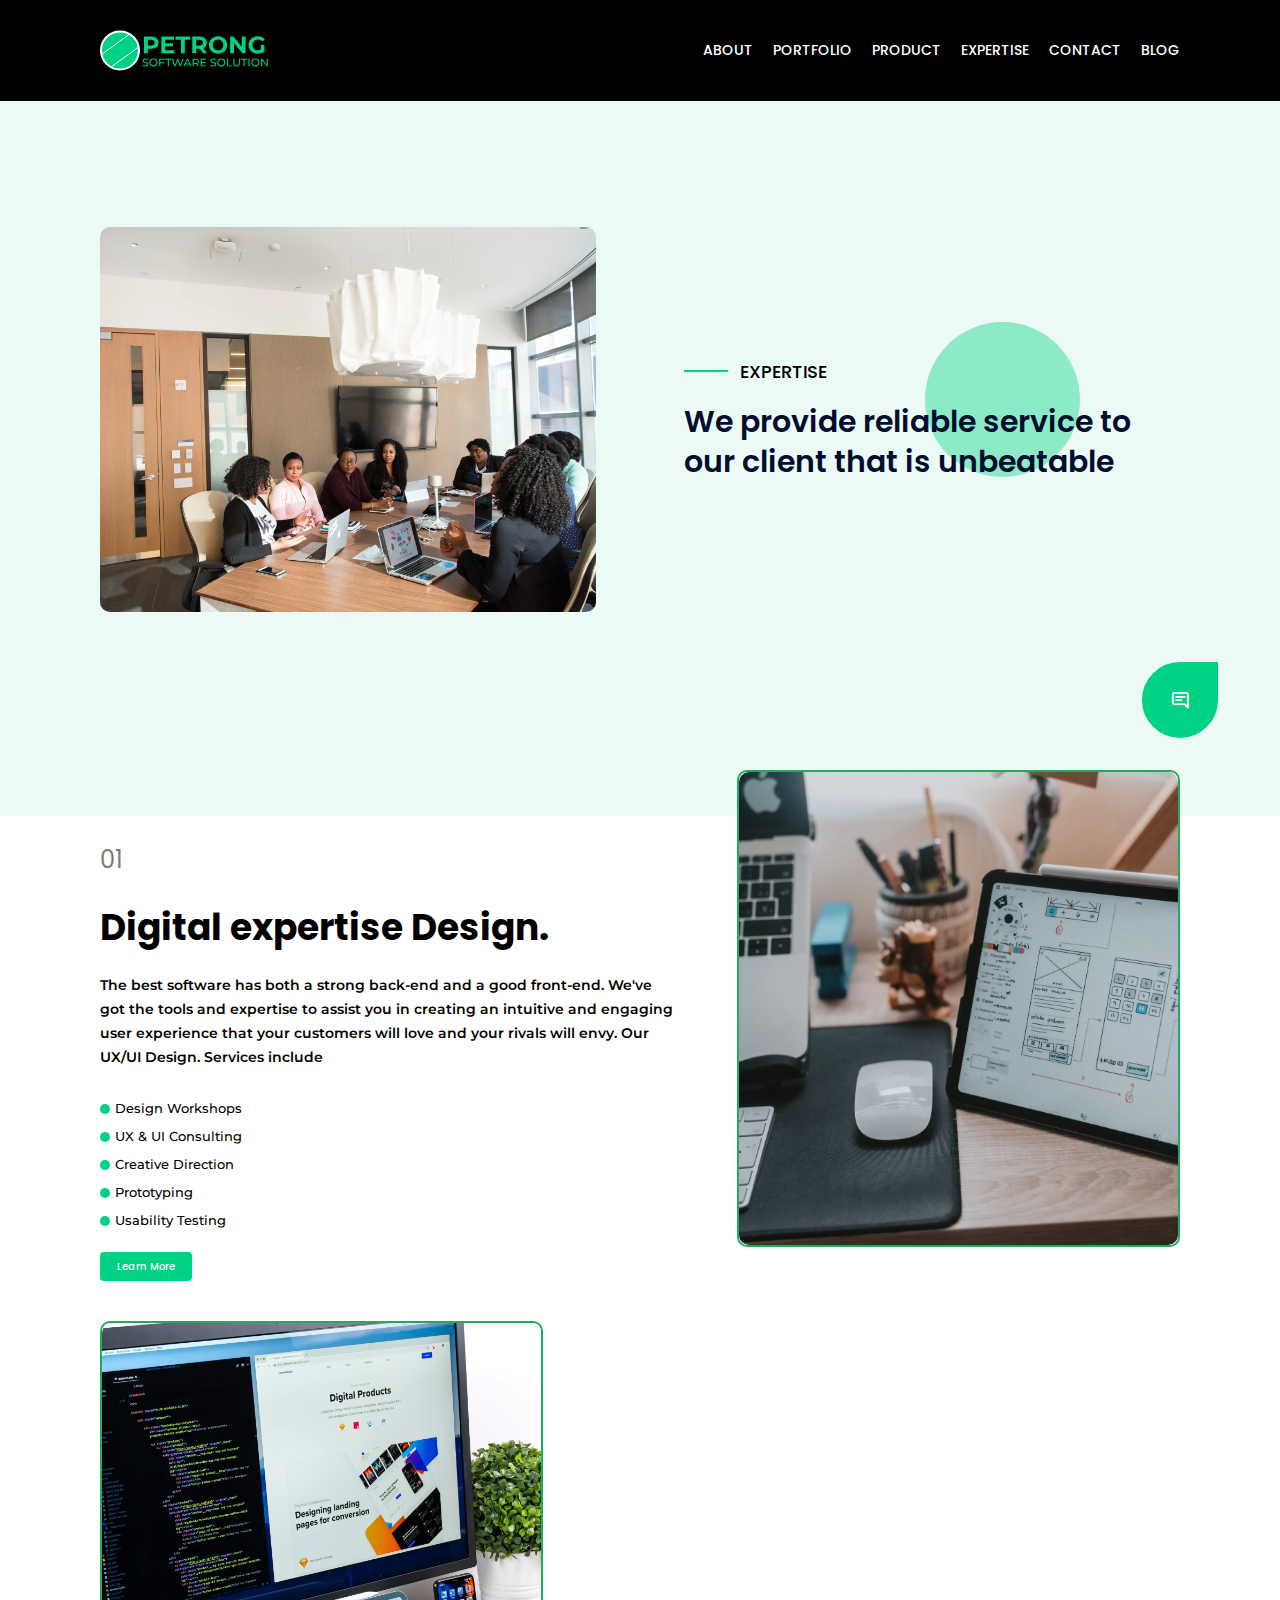
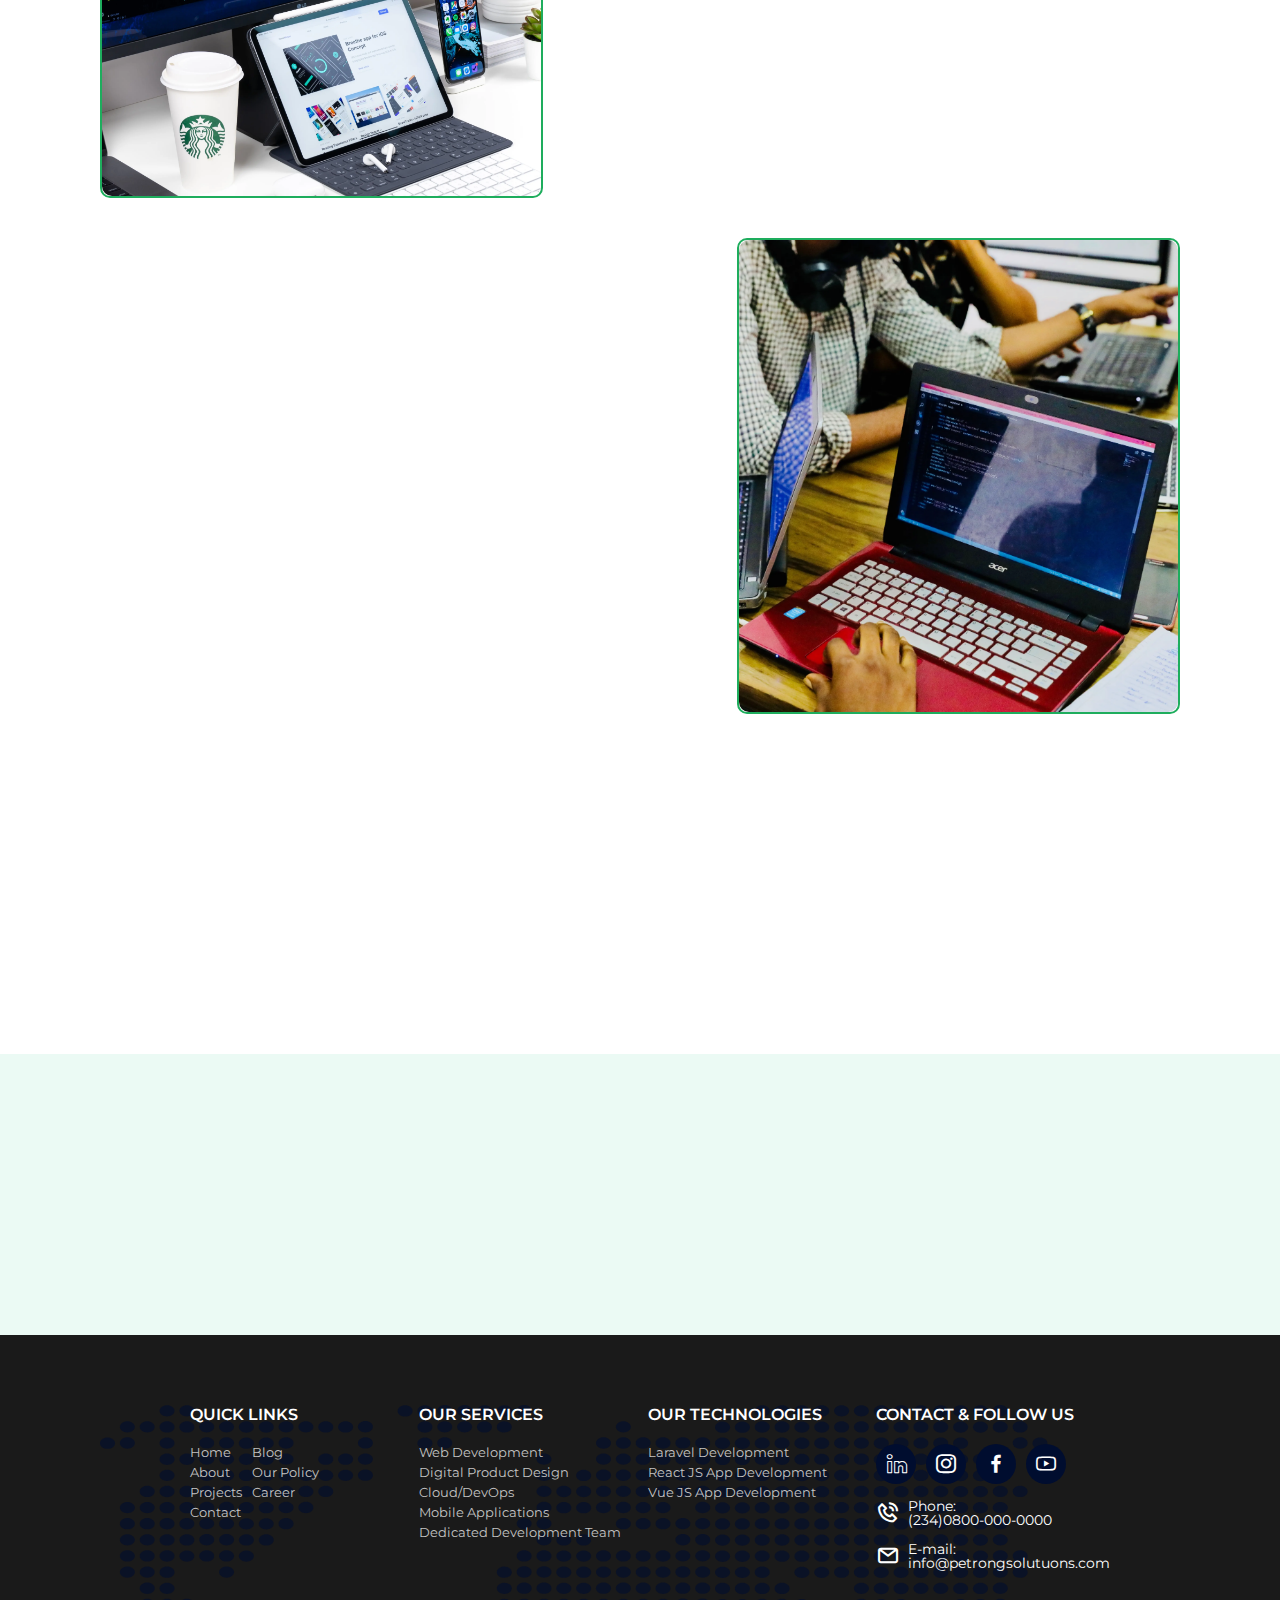
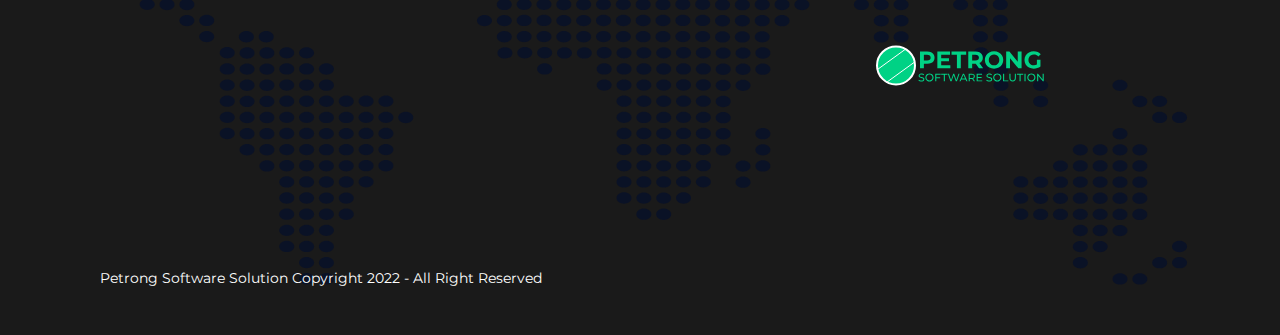
<file: expertise.html>
<!DOCTYPE html>
<html lang="en">

<head>
	<title>Expertise</title>
	<meta charset="UTF-8">
	<meta name="format-detection" content="telephone=no">
	<!-- <style>body{opacity: 0;}</style> -->
	<link rel="stylesheet" href="css/style.min.css?_v=20230506112158">
	<link rel="shortcut icon" href="favicon.ico">
	<!-- <meta name="robots" content="noindex, nofollow"> -->
	<meta name="viewport" content="width=device-width, initial-scale=1.0">
</head>

<body>
	<div class="wrapper">
		<header class="header">
			<div class="header__container">
				<a href="/petrong/index.html" class="header__logo">
					<img src="img/logo.svg" alt="Logo" />
				</a>
				<div class="header__menu menu">
					<nav class="menu__body">
						<ul class="menu__list">
							<li class="menu__item"><a href="/petrong/about.html" class="menu__link">ABOUT</a></li>
							<li class="menu__item"><a href="/petrong/portfolio.html" class="menu__link">PORTFOLIO</a></li>
							<li class="menu__item"><a href="/petrong/product.html" class="menu__link">PRODUCT</a></li>
							<li class="menu__item"><a href="/petrong/expertise.html" class="menu__link">EXPERTISE</a></li>
							<li class="menu__item"><a href="/petrong/contact.html" class="menu__link">CONTACT</a></li>
							<li class="menu__item"><a href="/petrong/blog.html" class="menu__link">BLOG</a></li>
						</ul>
					</nav>
				</div>
				<button type="button" class="header__icon icon-menu"><span></span></button>
			</div>
		</header>

		<main class="expertise">
			<section data-watch data-watch-once class="expertise__header header-expertise">
				<div class="header-expertise__container">
					<svg class="header-expertise__svg" width="996" height="1056" viewBox="0 0 996 1056" fill="none" xmlns="http://www.w3.org/2000/svg">
						<path d="M1.5 1C87 62 -20.5 108.5 65.3713 122.017C118.967 130.454 152.856 177.727 163.089 210.777C169.719 228.385 194.48 258.318 240.485 237.189C297.992 210.777 317.449 280.053 313.99 309.928C310.531 339.804 270.752 373.143 250.862 332.876C230.973 292.609 225.352 266.198 280.697 255.806C336.041 245.415 329.988 414.275 448.46 429.429C566.932 444.584 484.501 662.36 557.5 618.5C650.462 562.646 626.881 648.729 677.5 584C703.216 551.116 653.153 504.147 616.5 510.5C579 517 487.5 761.711 616.5 854.5C816 998 1049.5 928.5 983.5 912.5C917.5 896.5 890.5 995.977 906 1055.5" stroke="#00D285" stroke-width="2" />
					</svg>
					<div class="header-expertise__content section-content">
						<h3 class="section-content__suptitle suptitle suptitle_1 suptitle_animate">EXPERTISE</h2>
							<h1 class="section-content__title section-content__title_2 section-content__title_circle">We provide reliable service to our client that is
								unbeatable</h1>
					</div>
					<div class="header-expertise__image-block _slide-left-animation">
						<div class="header-expertise__image-ibg">
							<picture><source srcset="img/expertise/images/01.webp" type="image/webp"><img src="img/expertise/images/01.jpg" alt="Meeting" /></picture>
						</div>
					</div>
				</div>
			</section>
			<section class="expertise__articles articles-expertise">
				<div class="articles-expertise__container">
					<article data-watch class="articles-expertise__article article">
						<div class="article__content">
							<div class="article__number suptitle_animate"></div>
							<h4 class="article__title title_animate">Digital expertise Design.</h4>
							<div class="article__text text_animate">
								<p>The best software has both a strong back-end and a good front-end. We've got the tools and expertise to assist you in creating an intuitive and engaging user experience that your customers will love and your rivals will envy. Our UX/UI Design. Services include</p>
							</div>
							<ul class="article__list _slide-up-animation">
								<li class="article__item">Design Workshops
								</li>
								<li class="article__item">UX & UI Consulting
								</li>
								<li class="article__item">Creative Direction</li>
								<li class="article__item">Prototyping
								</li>
								<li class="article__item">Usability Testing</li>
							</ul>
							<a href="#!" data-popup="#download-pacioli" class="article__button button button_learn-more _animate">Learn More</a>
						</div>
						<div class="article__imge-block _slide-right-animation">
							<div class="article__image-ibg">
								<picture><source srcset="img/expertise/images/02.webp" type="image/webp"><img src="img/expertise/images/02.jpg" alt="Notebook on the table" /></picture>
							</div>
						</div>
					</article>
					<article data-watch class="articles-expertise__article article">
						<div class="article__content">
							<div class="article__number suptitle_animate"></div>
							<h4 class="article__title title_animate">Web & Mobile Development</h4>
							<div class="article__text text_animate">
								<p>We build custom applications to help companies save smarter, grow faster, serve better; through automation, business process management, to create unique advantages for the business. We have been trusted by many businesses to build their entire technology from the ground up. With a highly-qualified, committed, and results-driven team, we can provide modern, scalable, and easily maintainable software solutions.</p>
							</div>
							<a href="#!" data-popup="#download-kollegio" class="article__button button button_learn-more _animate">Learn More</a>
						</div>
						<div class="article__imge-block _slide-left-animation">
							<div class="article__image-ibg">
								<picture><source srcset="img/expertise/images/03.webp" type="image/webp"><img src="img/expertise/images/03.jpg" alt="Notebook on the table" /></picture>
							</div>
						</div>
					</article>
					<article data-watch class="articles-expertise__article article">
						<div class="article__content">
							<div class="article__number suptitle_animate"></div>
							<h4 class="article__title title_animate">Cloud, DevOps &
								Deployment</h4>
							<div class="article__text text_animate">
								<p>We assist clients in leveraging cloud technologies while avoiding any of the IT pain points. We create public cloud applications to allow agile, future-ready business models, and we use automation to speed up and reduce costs in your infrastructure.</p>
								<p>Our DevOps consulting services will support you with each of the three main elements of your DevOps transition, from deployment to optimization. Our DevOps services will assist you in selecting best-in-class resources, equipping your team with the necessary skills, and fine-tuning your processes in order to break down silos, collaborate more effectively, and achieve a cultural shift that supports DevOps thinking</p>
							</div>
							<a href="#!" data-popup="#download-startupclerk" class="article__button button button_learn-more _animate">Learn More</a>
						</div>
						<div class="article__imge-block _slide-right-animation">
							<div class="article__image-ibg">
								<picture><source srcset="img/expertise/images/04.webp" type="image/webp"><img src="img/expertise/images/04.jpg" alt="Notebook on the table" /></picture>
							</div>
						</div>
					</article>
				</div>
			</section>
			<section data-watch class="expertise__cta cta-expertise">
				<div class="cta-expertise__container">
					<div class="cta-expertise__contact contact">
						<h3 class="contact__title text_animate">Let's build great things together!</h3>
						<div class="contact__text text_animate">
							<p>Fill out this form and one of our client success managers will contact you within 24 hours. We have notifications set to make sure your message is received.</p>
						</div>
						<a href="" class="contact__button button button_contact _animate">Contact</a>
					</div>
				</div>
			</section>
			<section data-watch class="page__cta cta-section">
				<div class="cta-section__container">
					<div class="cta-section__content">
						<h2 class="cta-section__title title_animate">Do you have a next level-idea?</h2>
						<div class="cta-section__subtitle subtitle_animate">Reach out and we can create magic together</div>
					</div>
					<a href="#!" class="cta-section__button button _animate">WORK WITH US</a>
				</div>
			</section>
			<div class="fixed-elements">
				<div class="fixed-elements__chat chat-window _hidden">
					<div class="chat-window__header header-chat">
						<div class="header-chat__body">
							<div class="header-chat__avatar">
								<picture><source srcset="img/chat/avatars/rasheed.webp" type="image/webp"><img src="img/chat/avatars/rasheed.jpg" alt="Chat assistant avatar" /></picture>
							</div>
							<div class="header-chat__content">
								<div class="header-chat__name">Rasheed</div>
								<div class="header-chat__status">Online</div>
							</div>
						</div>
						<button type="button" class="header-chat__button-close"></button>
					</div>
					<div class="chat-window__body">
						<div class="chat-window__anchor"></div>
					</div>
					<div class="chat-window__bottom">
						<input id="user-input" autocomplete="off" type="text" name="form[]" placeholder="Write a message" class="chat-window__input" />
						<button id="send-button" type="button" class="chat-window__send-button _icon-paper-plane"></button>
					</div>
				</div>
				<div class="fixed-elements__buttons">
					<a href="#" class="fixed-elements__button fixed-elements__button_scroll _icon-top-arrow"></a>
					<button type="button" class="fixed-elements__button fixed-elements__button_chat _icon-chat"></button>
				</div>
			</div>
			<div id="download-pacioli" aria-hidden="true" class="popup">
				<div class="popup__wrapper">
					<div class="popup__body">
						<div class="popup__content">
							<button data-close type="button" class="popup__close"></button>
							<div class="popup__text">Download the full PDF document to learn more about <span>Pacioli</span></div>
							<a href="/petrong/pdf/Pacoli.pdf" download class="popup__download button button_download">Download</a>
							<div class="popup__prompt">Click to download</div>
						</div>
					</div>
				</div>
			</div>
			<div id="download-kollegio" aria-hidden="true" class="popup">
				<div class="popup__wrapper">
					<div class="popup__body">
						<div class="popup__content">
							<button data-close type="button" class="popup__close"></button>
							<div class="popup__text">Download the full PDF document to learn more about <span>Kollegio</span></div>
							<a href="/petrong/pdf/Kollegio.pdf" download class="popup__download button button_download">Download</a>
							<div class="popup__prompt">Click to download</div>
						</div>
					</div>
				</div>
			</div>
			<div id="download-startupclerk" aria-hidden="true" class="popup">
				<div class="popup__wrapper">
					<div class="popup__body">
						<div class="popup__content">
							<button data-close type="button" class="popup__close"></button>
							<div class="popup__text">Download the full PDF document to learn more about <span>Startupclerk</span></div>
							<a href="/petrong/pdf/Startupclerk.pdf" download class="popup__download button button_download">Download</a>
							<div class="popup__prompt">Click to download</div>
						</div>
					</div>
				</div>
			</div>
			<div id="demo-video" aria-hidden="true" class="popup">
				<div class="popup__wrapper">
					<div class="popup__body">
						<div class="popup__content">
							<button data-close type="button" class="popup__close"></button>
							<iframe src="https://www.youtube.com/embed/gKAKEhQZEcU"> </iframe>
						</div>
					</div>
				</div>
			</div>

		</main>
		<footer class="footer">
			<div class="footer__container">
				<div data-spollers="600, max" class="footer__top">
					<div class="footer__item item-footer">
						<button type="button" data-spoller class="item-footer__label">QUICK LINKS</button>
						<div class="item-footer__block">
							<div class="item-footer__body">
								<ul class="item-footer__list">
									<li class="item-footer__item-list">
										<a href="" class="item-footer__item-link">Home</a>
									</li>
									<li class="item-footer__item-list">
										<a href="" class="item-footer__item-link">About</a>
									</li>
									<li class="item-footer__item-list">
										<a href="" class="item-footer__item-link">Projects</a>
									</li>
									<li class="item-footer__item-list">
										<a href="" class="item-footer__item-link">Contact</a>
									</li>
								</ul>
								<ul class="item-footer__list">
									<li class="item-footer__item-list">
										<a href="" class="item-footer__item-link">Blog</a>
									</li>
									<li class="item-footer__item-list">
										<a href="" class="item-footer__item-link">Our Policy</a>
									</li>
									<li class="item-footer__item-list">
										<a href="" class="item-footer__item-link">Career</a>
									</li>
								</ul>
							</div>
						</div>
					</div>
					<div class="footer__item item-footer">
						<button type="button" data-spoller class="item-footer__label">OUR SERVICES</button>
						<div class="item-footer__block">
							<div class="item-footer__body">
								<ul class="item-footer__list">
									<li class="item-footer__item-list">
										<a href="" class="item-footer__item-link">Web Development</a>
									</li>
									<li class="item-footer__item-list">
										<a href="" class="item-footer__item-link">Digital Product Design</a>
									</li>
									<li class="item-footer__item-list">
										<a href="" class="item-footer__item-link">Cloud/DevOps</a>
									</li>
									<li class="item-footer__item-list">
										<a href="" class="item-footer__item-link">Mobile Applications</a>
									</li>
									<li class="item-footer__item-list">
										<a href="" class="item-footer__item-link">Dedicated Development Team</a>
									</li>
								</ul>
							</div>
						</div>
					</div>
					<div class="footer__item item-footer">
						<button type="button" data-spoller class="item-footer__label">OUR TECHNOLOGIES</button>
						<div class="item-footer__block">
							<div class="item-footer__body">
								<ul class="item-footer__list">
									<li class="item-footer__item-list">
										<a href="" class="item-footer__item-link">Laravel Development</a>
									</li>
									<li class="item-footer__item-list">
										<a href="" class="item-footer__item-link">React JS App Development</a>
									</li>
									<li class="item-footer__item-list">
										<a href="" class="item-footer__item-link">Vue JS App Development</a>
									</li>
								</ul>
							</div>
						</div>
					</div>
					<div id="contact" class="footer__item item-footer">
						<button type="button" data-spoller class="item-footer__label">CONTACT & FOLLOW US</button>
						<div class="item-footer__block">
							<div class="item-footer__body">
								<div class="item-footer__socials">
									<a href="!#" class="item-footer__social _icon-linkedin"></a>
									<a href="!#" class="item-footer__social _icon-instagram"></a>
									<a href="!#" class="item-footer__social _icon-facebook"></a>
									<a href="!#" class="item-footer__social _icon-youtube"></a>
								</div>
								<a href="tel:+23408000000000" class="item-footer__phone _icon-phone-call">Phone: <span>
										<nobr>(234)0800-000-0000</nobr>
									</span></a>
								<a href="mailto:info@petrongsolutuons.com" class="item-footer__mail _icon-email">E-mail: <span>
										<nobr>info@petrongsolutuons.com</nobr>
									</span>
								</a>
								<a href="/petrong/index.html" class="item-footer__logo">
									<img src="img/logo.svg" alt="Logo" />
								</a>
							</div>
						</div>
					</div>
				</div>
				<div class="footer__copy">Petrong Software Solution Copyright 2022 - All Right Reserved</div>
			</div>
		</footer>

	</div>
	<script src="js/app.min.js?_v=20230506112158"></script>
</body>

</html>
</file>
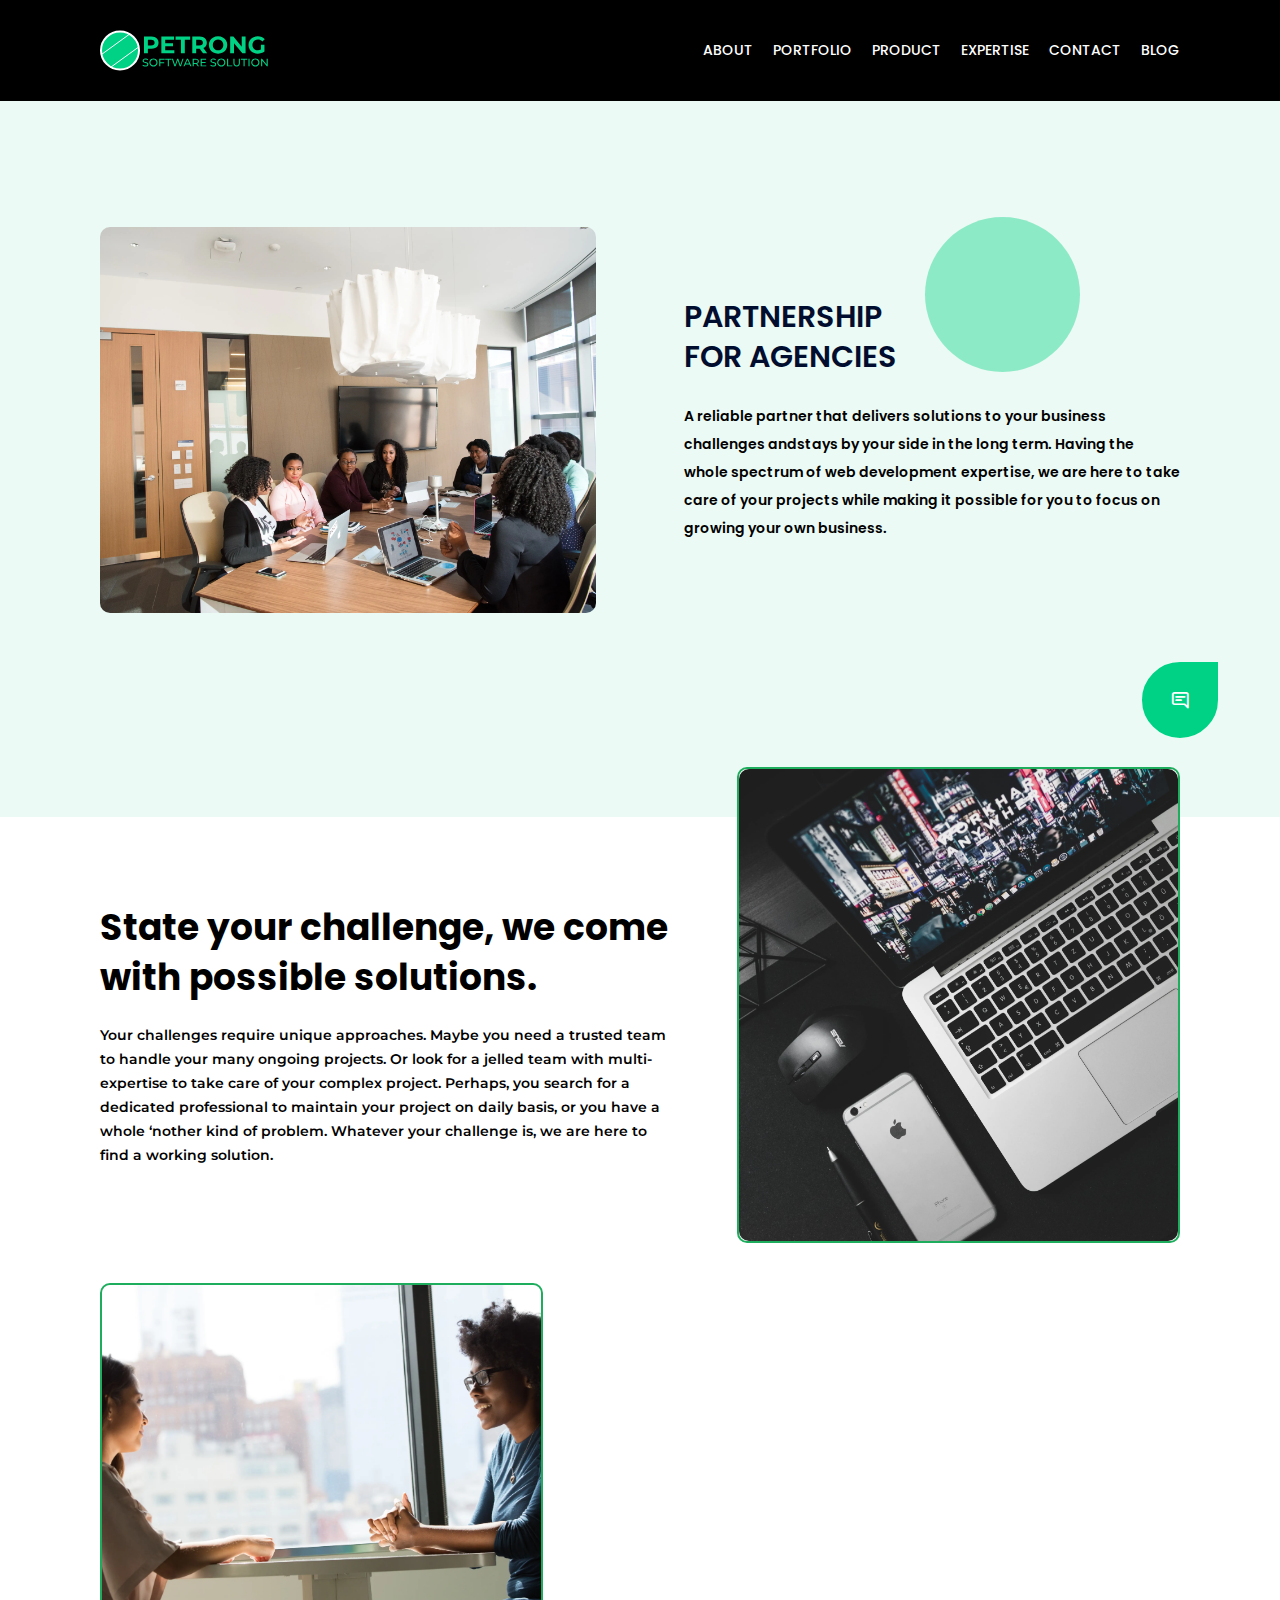
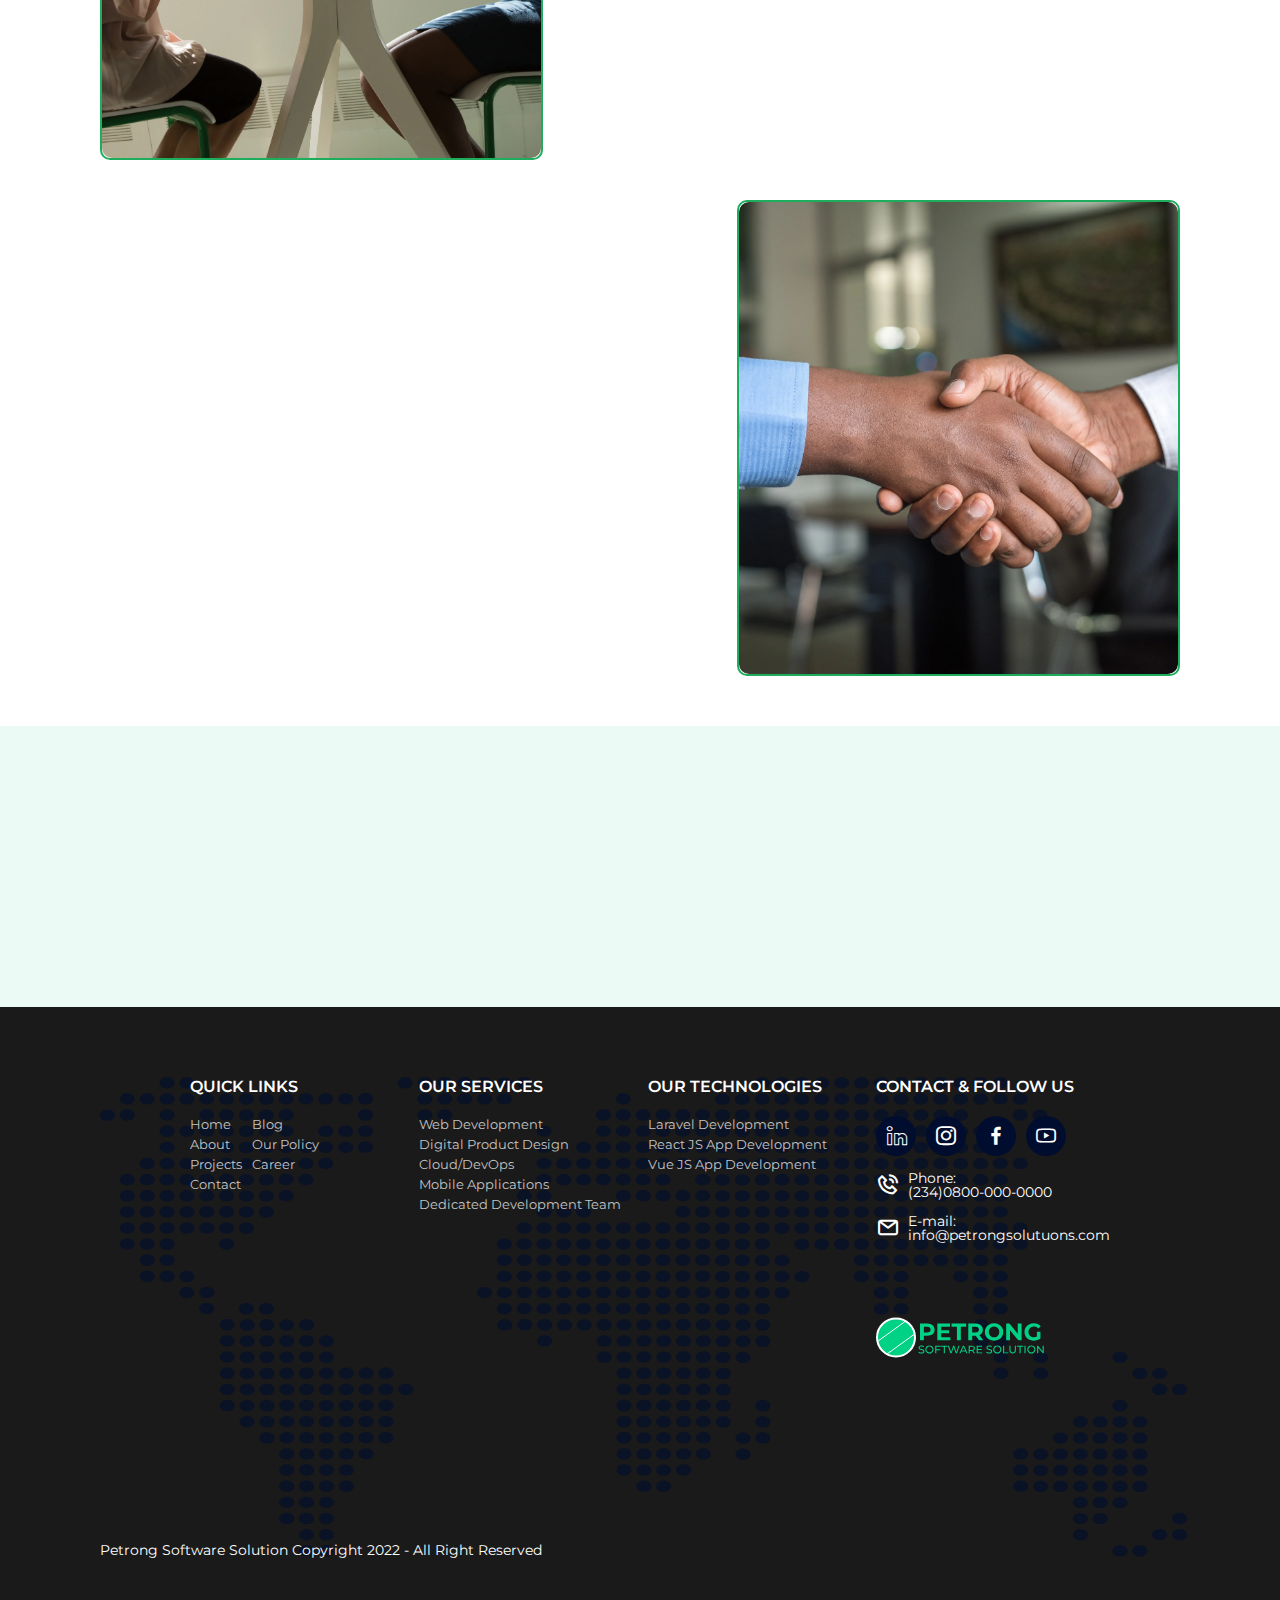
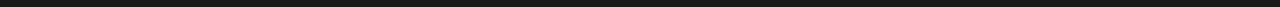
<file: partnership.html>
<!DOCTYPE html>
<html lang="en">

<head>
	<title>Partnership</title>
	<meta charset="UTF-8">
	<meta name="format-detection" content="telephone=no">
	<!-- <style>body{opacity: 0;}</style> -->
	<link rel="stylesheet" href="css/style.min.css?_v=20230506112158">
	<link rel="shortcut icon" href="favicon.ico">
	<!-- <meta name="robots" content="noindex, nofollow"> -->
	<meta name="viewport" content="width=device-width, initial-scale=1.0">
</head>

<body>
	<div class="wrapper">
		<header class="header">
			<div class="header__container">
				<a href="/petrong/index.html" class="header__logo">
					<img src="img/logo.svg" alt="Logo" />
				</a>
				<div class="header__menu menu">
					<nav class="menu__body">
						<ul class="menu__list">
							<li class="menu__item"><a href="/petrong/about.html" class="menu__link">ABOUT</a></li>
							<li class="menu__item"><a href="/petrong/portfolio.html" class="menu__link">PORTFOLIO</a></li>
							<li class="menu__item"><a href="/petrong/product.html" class="menu__link">PRODUCT</a></li>
							<li class="menu__item"><a href="/petrong/expertise.html" class="menu__link">EXPERTISE</a></li>
							<li class="menu__item"><a href="/petrong/contact.html" class="menu__link">CONTACT</a></li>
							<li class="menu__item"><a href="/petrong/blog.html" class="menu__link">BLOG</a></li>
						</ul>
					</nav>
				</div>
				<button type="button" class="header__icon icon-menu"><span></span></button>
			</div>
		</header>

		<main class="partnership">
			<section data-watch class="partnership__header header-partnership">
				<div class="header-partnership__container">
					<svg class="header-partnership__svg svg" width="996" height="1056" viewBox="0 0 996 1056" fill="none" xmlns="http://www.w3.org/2000/svg">
						<path d="M1.5 1C87 62 -20.5 108.5 65.3713 122.017C118.967 130.454 152.856 177.727 163.089 210.777C169.719 228.385 194.48 258.318 240.485 237.189C297.992 210.777 317.449 280.053 313.99 309.928C310.531 339.804 270.752 373.143 250.862 332.876C230.973 292.609 225.352 266.198 280.697 255.806C336.041 245.415 329.988 414.275 448.46 429.429C566.932 444.584 484.501 662.36 557.5 618.5C650.462 562.646 626.881 648.729 677.5 584C703.216 551.116 653.153 504.147 616.5 510.5C579 517 487.5 761.711 616.5 854.5C816 998 1049.5 928.5 983.5 912.5C917.5 896.5 890.5 995.977 906 1055.5" stroke="#00D285" stroke-width="2" />
					</svg>
					<div class="header-partnership__content section-content">
						<h1 class="section-content__title section-content__title_2 section-content__title_circle title_animate">
							PARTNERSHIP <br />
							FOR AGENCIES
						</h1>
						<div class="section-content__text text_animate">
							<p>
								A reliable partner that delivers solutions to your business challenges andstays by your side in the long term. Having the whole spectrum of web development expertise, we are here to take care of your projects while making it possible for you to focus on growing your own
								business.
							</p>
						</div>
					</div>
					<div class="header-partnership__image-block _slide-left-animation">
						<div class="header-partnership__image-ibg">
							<picture><source srcset="img/partnership/images/01.webp" type="image/webp"><img src="img/partnership/images/01.jpg" alt="Meeting" /></picture>
						</div>
					</div>
				</div>
			</section>
			<section class="partnership__articles articles-partnership">
				<div class="articles-partnership__container">
					<article data-watch class="articles-partnership__article article">
						<div class="article__content">
							<h4 class="article__title title_animate">State your challenge, we come with possible solutions.</h4>
							<div class="article__text text_animate">
								<p>
									Your challenges require unique approaches. Maybe you need a trusted team to handle your many ongoing projects. Or look for a jelled team with multi-expertise to take care of your complex project. Perhaps, you search for a dedicated professional to maintain your project
									on daily basis, or you have a whole ‘nother kind of problem. Whatever your challenge is, we are here to find a working solution.
								</p>
							</div>
						</div>
						<div class="article__imge-block _slide-right-animation">
							<div class="article__image-ibg">
								<picture><source srcset="img/partnership/images/02.webp" type="image/webp"><img src="img/partnership/images/02.jpg" alt="Notebook on the table" /></picture>
							</div>
						</div>
					</article>
					<article data-watch class="articles-partnership__article article">
						<div class="article__content">
							<h4 class="article__title title_animate">Collaboration and Bonding</h4>
							<div class="article__text text_animate">
								<p>Trust and smooth workflow are of paramount importance to us and to you, we believe Once we start collaborating, both our teams will spend some time jelling and adjusting in order to develop a strong and healthy B2B relationship.</p>
							</div>
						</div>
						<div class="article__imge-block _slide-left-animation">
							<div class="article__image-ibg">
								<picture><source srcset="img/partnership/images/03.webp" type="image/webp"><img src="img/partnership/images/03.jpg" alt="Notebook on the table" /></picture>
							</div>
						</div>
					</article>
					<article data-watch class="articles-partnership__article article">
						<div class="article__content">
							<h4 class="article__title title_animate">Collaboration and Bonding</h4>
							<div class="article__text text_animate">
								<p>Trust and smooth workflow are of paramount importance to us and to you, we believe Once we start collaborating, both our teams will spend some time jelling and adjusting in order to develop a strong and healthy B2B relationship.</p>
							</div>
						</div>
						<div class="article__imge-block _slide-right-animation">
							<div class="article__image-ibg">
								<picture><source srcset="img/partnership/images/04.webp" type="image/webp"><img src="img/partnership/images/04.jpg" alt="Notebook on the table" /></picture>
							</div>
						</div>
					</article>
				</div>
			</section>
			<section data-watch class="page__cta cta-section">
				<div class="cta-section__container">
					<div class="cta-section__content">
						<h2 class="cta-section__title title_animate">Do you have a next level-idea?</h2>
						<div class="cta-section__subtitle subtitle_animate">Reach out and we can create magic together</div>
					</div>
					<a href="#!" class="cta-section__button button _animate">WORK WITH US</a>
				</div>
			</section>
			<div class="fixed-elements">
				<div class="fixed-elements__chat chat-window _hidden">
					<div class="chat-window__header header-chat">
						<div class="header-chat__body">
							<div class="header-chat__avatar">
								<picture><source srcset="img/chat/avatars/rasheed.webp" type="image/webp"><img src="img/chat/avatars/rasheed.jpg" alt="Chat assistant avatar" /></picture>
							</div>
							<div class="header-chat__content">
								<div class="header-chat__name">Rasheed</div>
								<div class="header-chat__status">Online</div>
							</div>
						</div>
						<button type="button" class="header-chat__button-close"></button>
					</div>
					<div class="chat-window__body">
						<div class="chat-window__anchor"></div>
					</div>
					<div class="chat-window__bottom">
						<input id="user-input" autocomplete="off" type="text" name="form[]" placeholder="Write a message" class="chat-window__input" />
						<button id="send-button" type="button" class="chat-window__send-button _icon-paper-plane"></button>
					</div>
				</div>
				<div class="fixed-elements__buttons">
					<a href="#" class="fixed-elements__button fixed-elements__button_scroll _icon-top-arrow"></a>
					<button type="button" class="fixed-elements__button fixed-elements__button_chat _icon-chat"></button>
				</div>
			</div>

		</main>
		<footer class="footer">
			<div class="footer__container">
				<div data-spollers="600, max" class="footer__top">
					<div class="footer__item item-footer">
						<button type="button" data-spoller class="item-footer__label">QUICK LINKS</button>
						<div class="item-footer__block">
							<div class="item-footer__body">
								<ul class="item-footer__list">
									<li class="item-footer__item-list">
										<a href="" class="item-footer__item-link">Home</a>
									</li>
									<li class="item-footer__item-list">
										<a href="" class="item-footer__item-link">About</a>
									</li>
									<li class="item-footer__item-list">
										<a href="" class="item-footer__item-link">Projects</a>
									</li>
									<li class="item-footer__item-list">
										<a href="" class="item-footer__item-link">Contact</a>
									</li>
								</ul>
								<ul class="item-footer__list">
									<li class="item-footer__item-list">
										<a href="" class="item-footer__item-link">Blog</a>
									</li>
									<li class="item-footer__item-list">
										<a href="" class="item-footer__item-link">Our Policy</a>
									</li>
									<li class="item-footer__item-list">
										<a href="" class="item-footer__item-link">Career</a>
									</li>
								</ul>
							</div>
						</div>
					</div>
					<div class="footer__item item-footer">
						<button type="button" data-spoller class="item-footer__label">OUR SERVICES</button>
						<div class="item-footer__block">
							<div class="item-footer__body">
								<ul class="item-footer__list">
									<li class="item-footer__item-list">
										<a href="" class="item-footer__item-link">Web Development</a>
									</li>
									<li class="item-footer__item-list">
										<a href="" class="item-footer__item-link">Digital Product Design</a>
									</li>
									<li class="item-footer__item-list">
										<a href="" class="item-footer__item-link">Cloud/DevOps</a>
									</li>
									<li class="item-footer__item-list">
										<a href="" class="item-footer__item-link">Mobile Applications</a>
									</li>
									<li class="item-footer__item-list">
										<a href="" class="item-footer__item-link">Dedicated Development Team</a>
									</li>
								</ul>
							</div>
						</div>
					</div>
					<div class="footer__item item-footer">
						<button type="button" data-spoller class="item-footer__label">OUR TECHNOLOGIES</button>
						<div class="item-footer__block">
							<div class="item-footer__body">
								<ul class="item-footer__list">
									<li class="item-footer__item-list">
										<a href="" class="item-footer__item-link">Laravel Development</a>
									</li>
									<li class="item-footer__item-list">
										<a href="" class="item-footer__item-link">React JS App Development</a>
									</li>
									<li class="item-footer__item-list">
										<a href="" class="item-footer__item-link">Vue JS App Development</a>
									</li>
								</ul>
							</div>
						</div>
					</div>
					<div id="contact" class="footer__item item-footer">
						<button type="button" data-spoller class="item-footer__label">CONTACT & FOLLOW US</button>
						<div class="item-footer__block">
							<div class="item-footer__body">
								<div class="item-footer__socials">
									<a href="!#" class="item-footer__social _icon-linkedin"></a>
									<a href="!#" class="item-footer__social _icon-instagram"></a>
									<a href="!#" class="item-footer__social _icon-facebook"></a>
									<a href="!#" class="item-footer__social _icon-youtube"></a>
								</div>
								<a href="tel:+23408000000000" class="item-footer__phone _icon-phone-call">Phone: <span>
										<nobr>(234)0800-000-0000</nobr>
									</span></a>
								<a href="mailto:info@petrongsolutuons.com" class="item-footer__mail _icon-email">E-mail: <span>
										<nobr>info@petrongsolutuons.com</nobr>
									</span>
								</a>
								<a href="/petrong/index.html" class="item-footer__logo">
									<img src="img/logo.svg" alt="Logo" />
								</a>
							</div>
						</div>
					</div>
				</div>
				<div class="footer__copy">Petrong Software Solution Copyright 2022 - All Right Reserved</div>
			</div>
		</footer>

	</div>
	<script src="js/app.min.js?_v=20230506112158"></script>
</body>

</html>
</file>
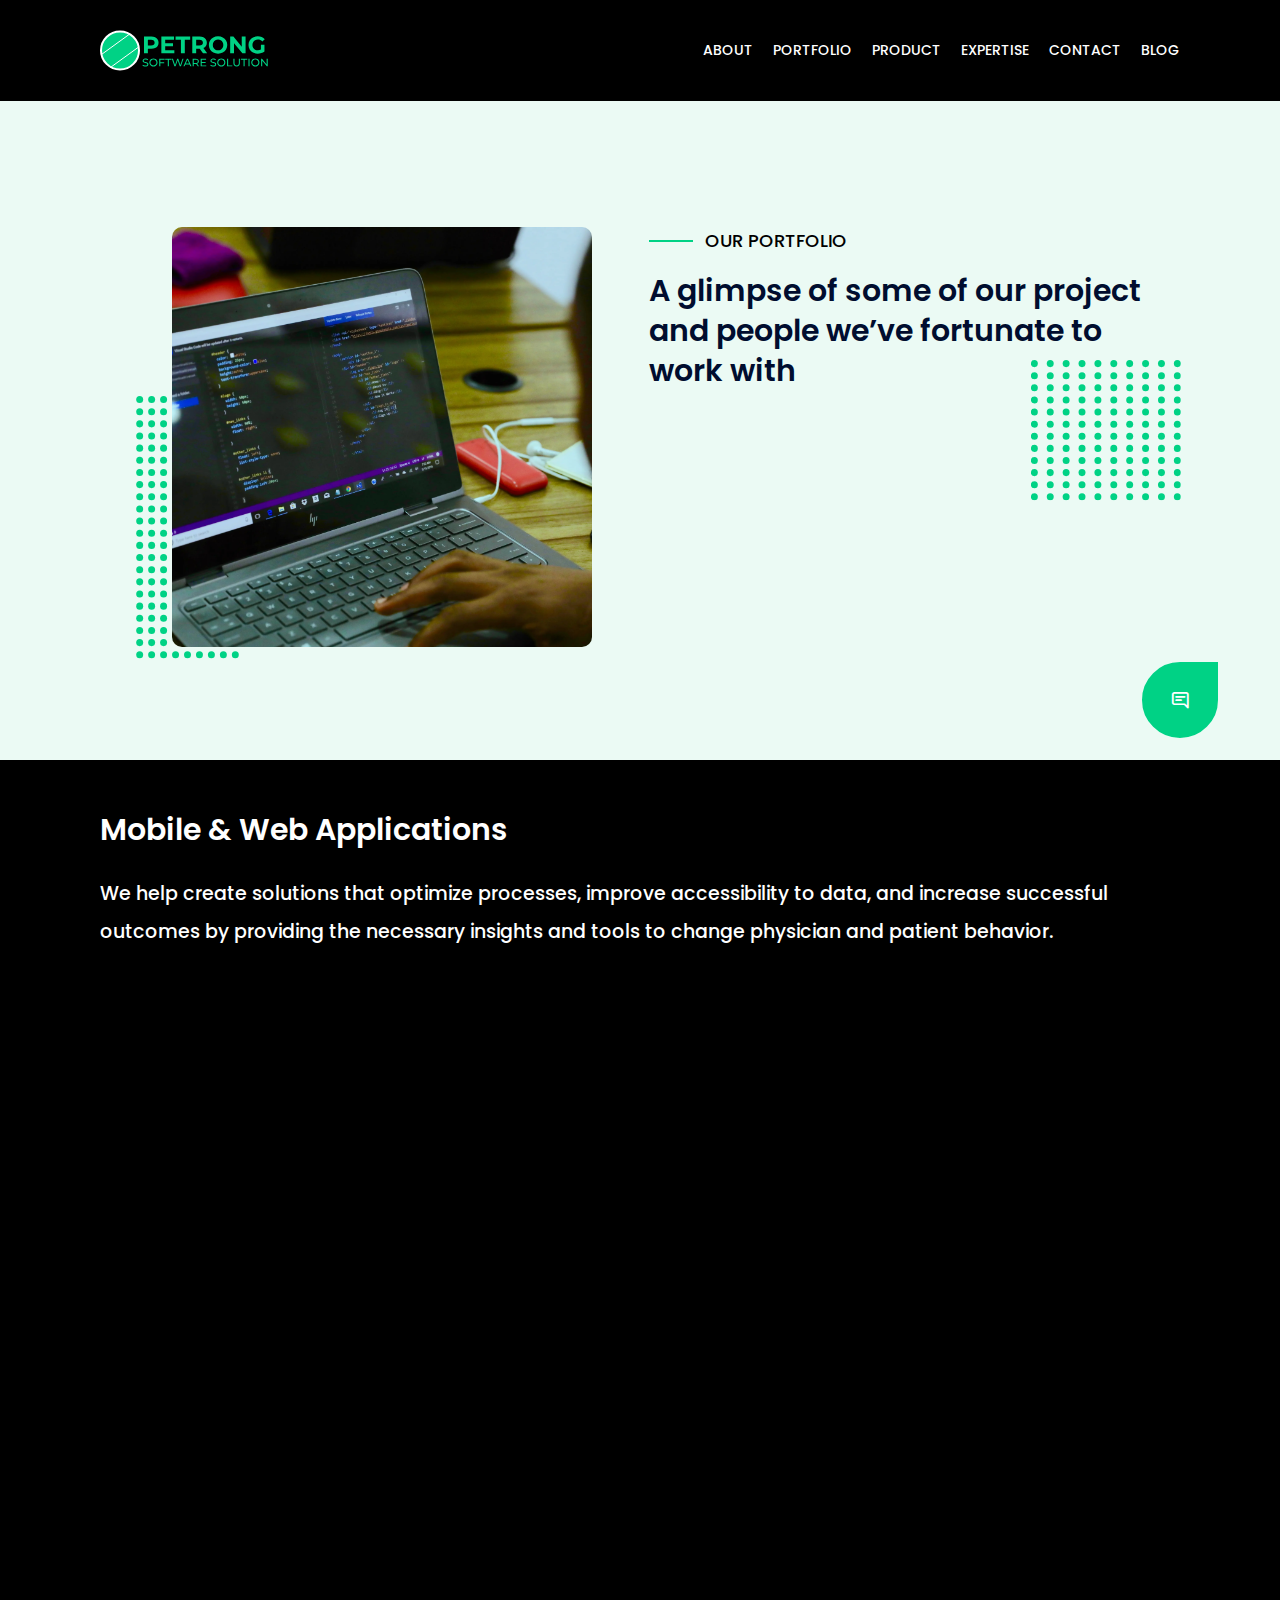
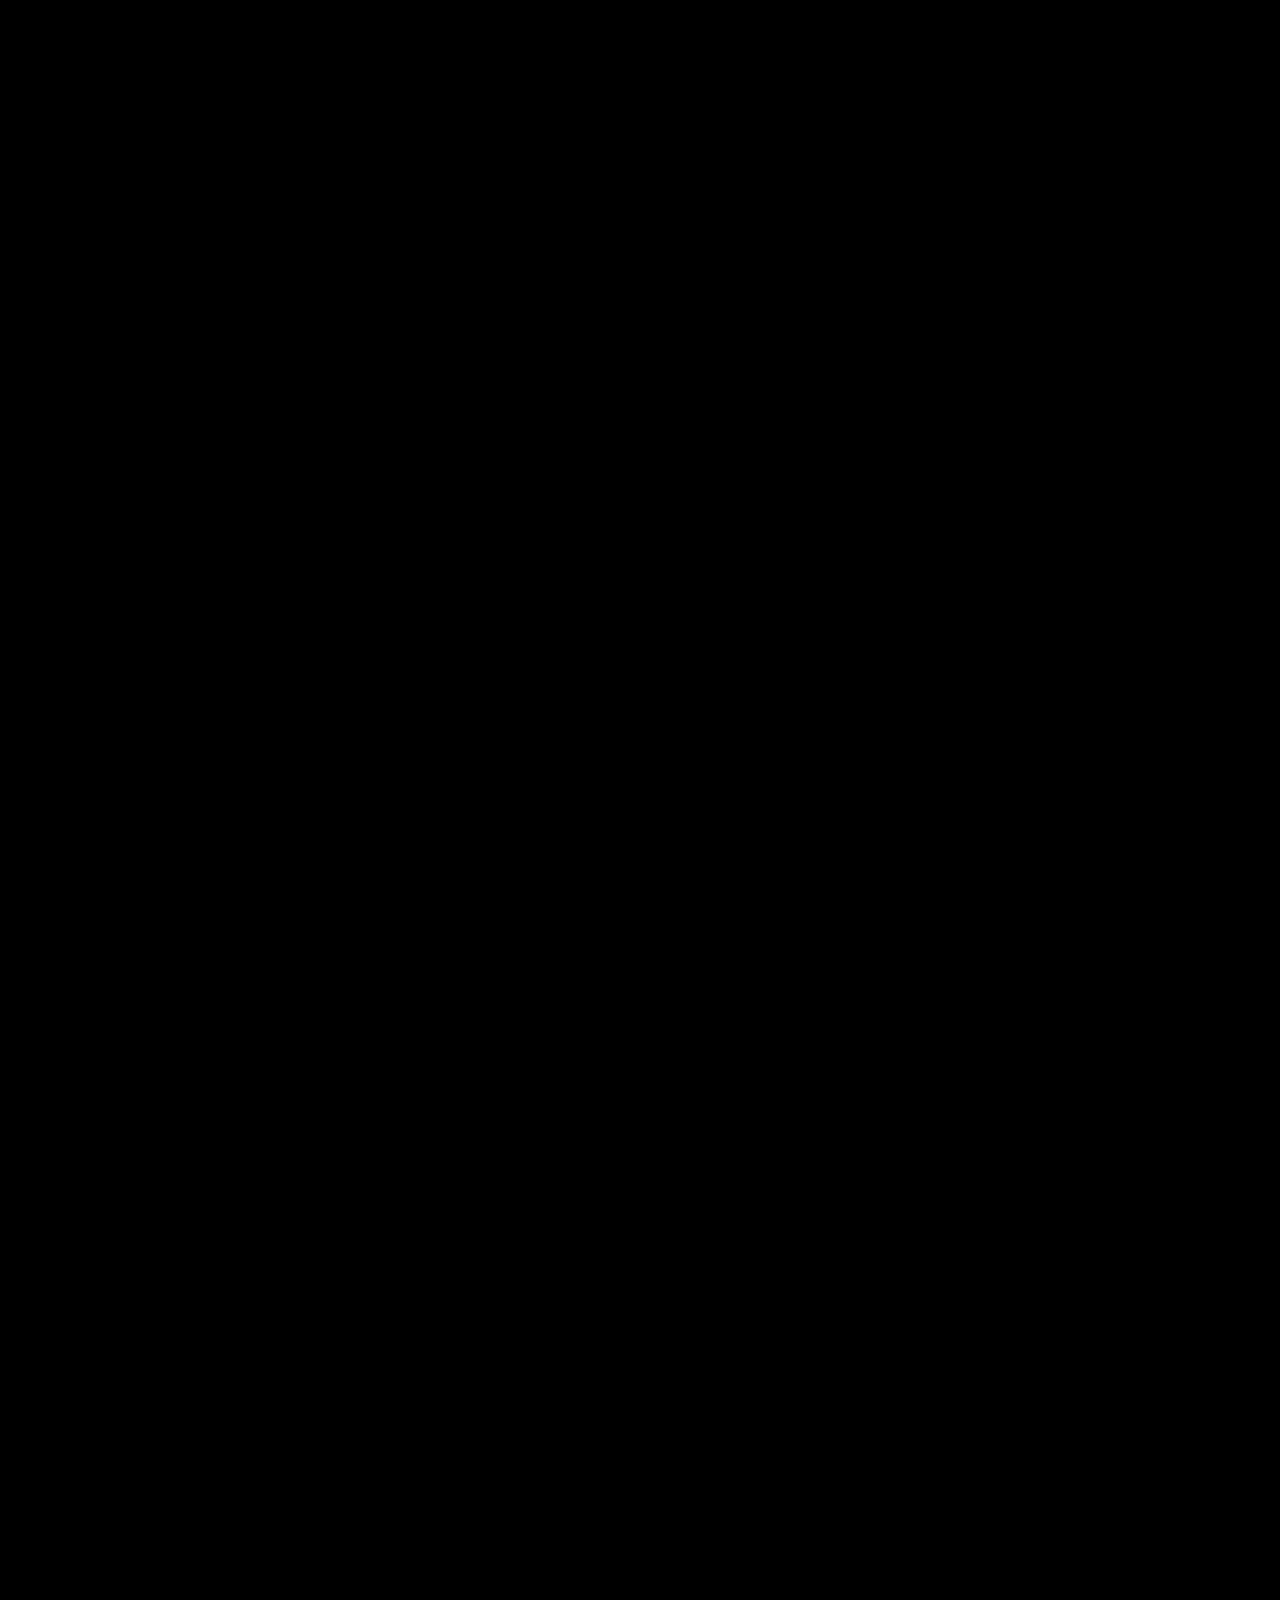
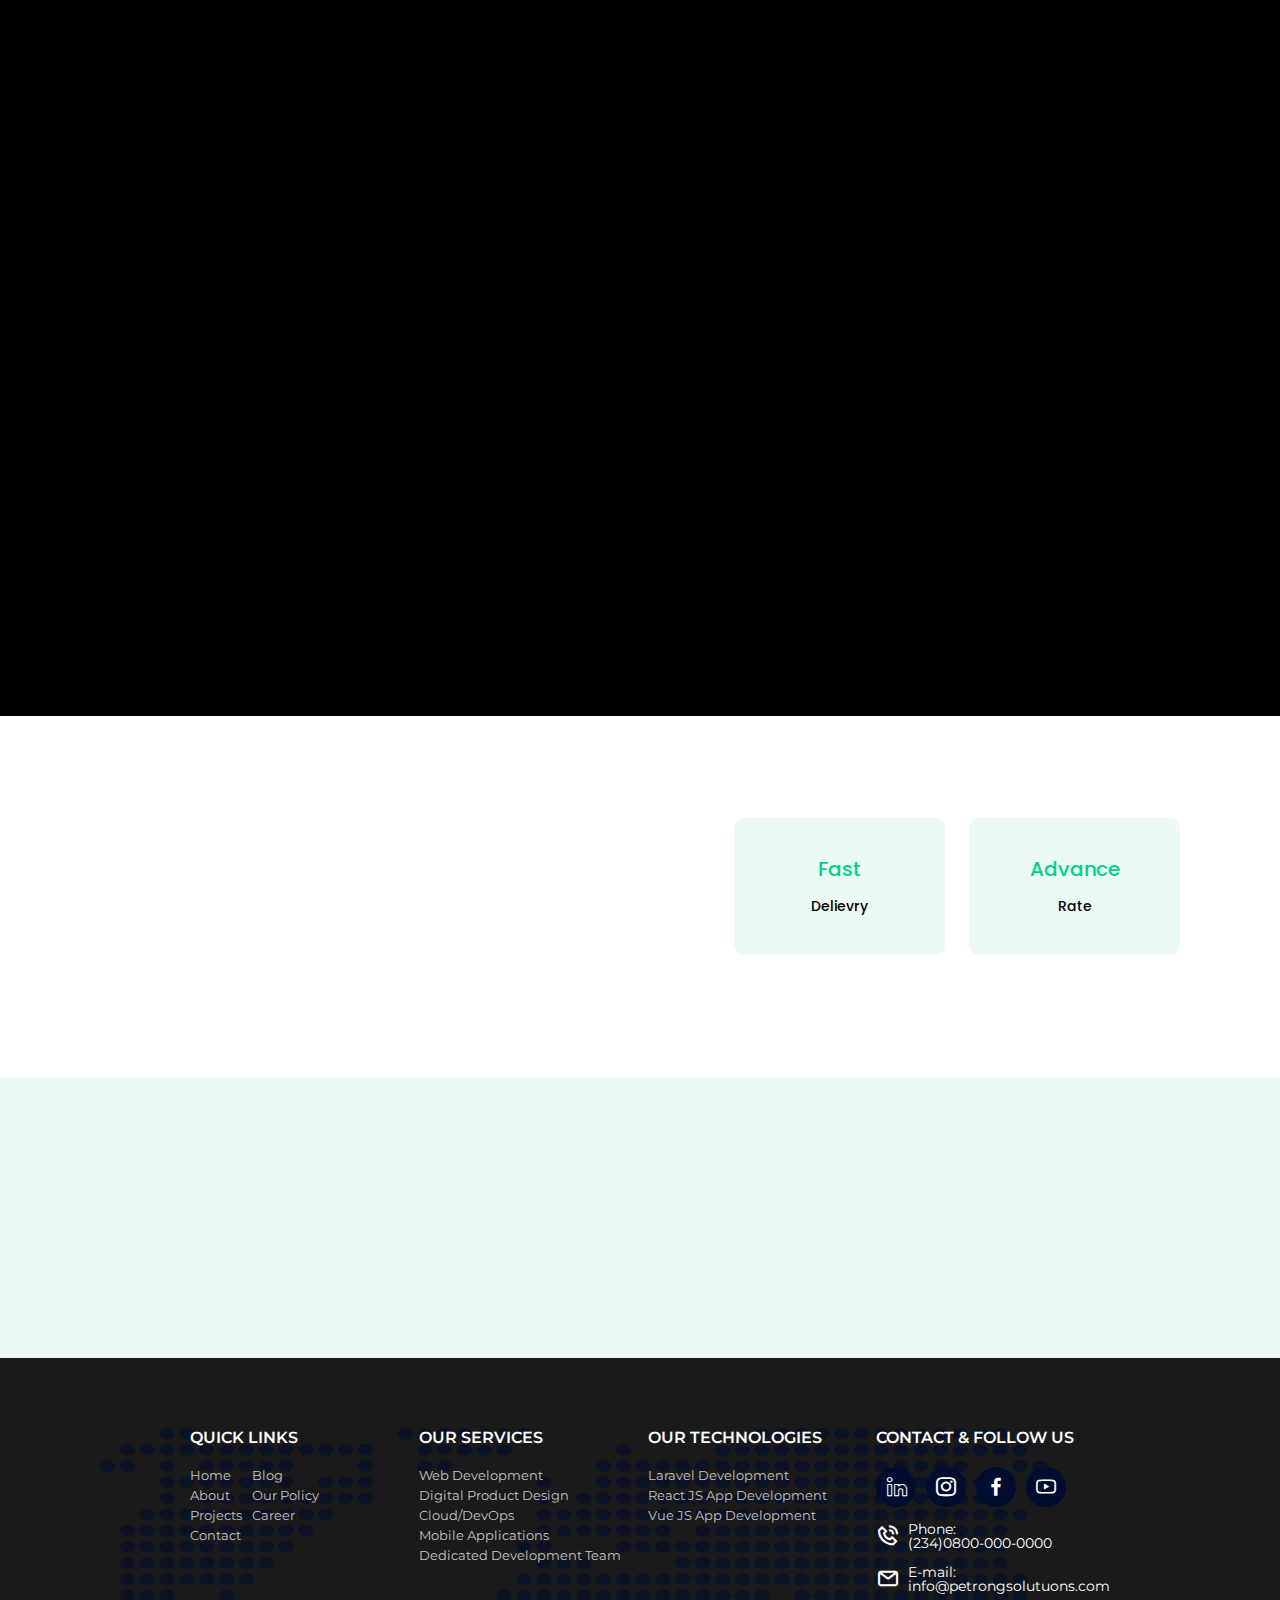
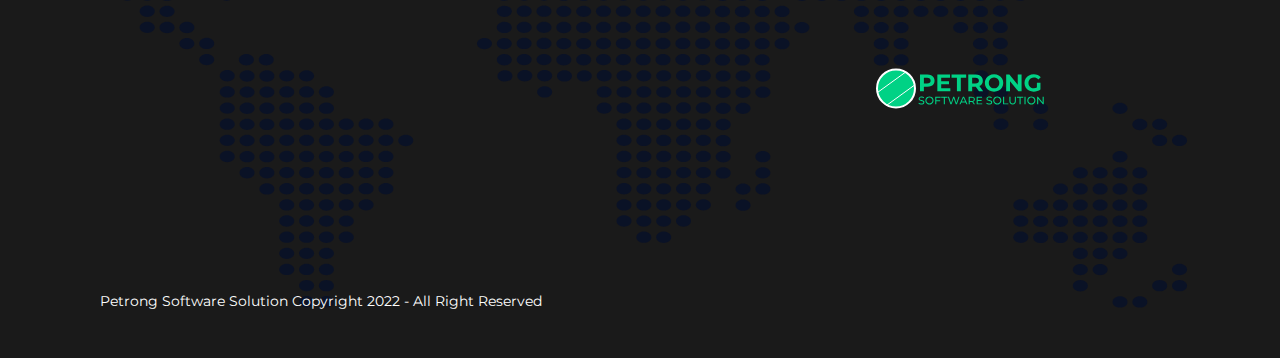
<file: portfolio.html>
<!DOCTYPE html>
<html lang="en">

<head>
	<title>Portfolio</title>
	<meta charset="UTF-8">
	<meta name="format-detection" content="telephone=no">
	<!-- <style>body{opacity: 0;}</style> -->
	<link rel="stylesheet" href="css/style.min.css?_v=20230506112158">
	<link rel="shortcut icon" href="favicon.ico">
	<!-- <meta name="robots" content="noindex, nofollow"> -->
	<meta name="viewport" content="width=device-width, initial-scale=1.0">
</head>

<body>
	<div class="wrapper">
		<header class="header">
			<div class="header__container">
				<a href="/petrong/index.html" class="header__logo">
					<img src="img/logo.svg" alt="Logo" />
				</a>
				<div class="header__menu menu">
					<nav class="menu__body">
						<ul class="menu__list">
							<li class="menu__item"><a href="/petrong/about.html" class="menu__link">ABOUT</a></li>
							<li class="menu__item"><a href="/petrong/portfolio.html" class="menu__link">PORTFOLIO</a></li>
							<li class="menu__item"><a href="/petrong/product.html" class="menu__link">PRODUCT</a></li>
							<li class="menu__item"><a href="/petrong/expertise.html" class="menu__link">EXPERTISE</a></li>
							<li class="menu__item"><a href="/petrong/contact.html" class="menu__link">CONTACT</a></li>
							<li class="menu__item"><a href="/petrong/blog.html" class="menu__link">BLOG</a></li>
						</ul>
					</nav>
				</div>
				<button type="button" class="header__icon icon-menu"><span></span></button>
			</div>
		</header>

		<main class="portfolio">
			<section data-watch class="portfolio__our-portfolio our-portfolio">
				<div class="our-portfolio__container">
					<svg data-watch data-watch-once class="our-portfolio__svg svg" width="1107" height="648" viewBox="0 0 1107 648" fill="none" xmlns="http://www.w3.org/2000/svg">
						<path d="M1 1C87.7164 62 -21.313 108.5 65.78 122.017C120.138 130.454 154.509 177.727 164.888 210.777C171.612 228.385 196.725 258.318 243.385 237.189C301.71 210.777 321.444 280.053 317.935 309.928C314.427 339.804 274.082 373.143 253.91 332.876C233.737 292.609 228.037 266.198 284.169 255.806C340.301 245.415 334.161 414.275 454.319 429.429C574.476 444.584 510.964 576.337 585.001 532.477C679.285 476.624 661.744 549.796 702.966 540.271C744.188 530.745 724.098 464.757 688.139 453.5C652.179 442.243 557.303 499.211 688.139 592C890.477 735.5 1135.37 534.385 1020.8 507C953.866 491 1034.5 635.5 1106 647" stroke="#00D285" stroke-width="2" />
					</svg>
					<div class="our-portfolio__content section-content">
						<h3 class="section-content__suptitle suptitle suptitle_1 suptitle_animate">OUR PORTFOLIO</h2>
							<h1 class="section-content__title section-content__title_2 title_animate">A glimpse of some of our project and
								people we’ve fortunate to work with</h1>
					</div>
					<div class="our-portfolio__image-block _slide-left-animation ">
						<div class="our-portfolio__image-ibg">
							<picture><source srcset="img/portfolio/header.webp" type="image/webp"><img src="img/portfolio/header.jpg" alt="Notebook with code on view" /></picture>
						</div>
					</div>
				</div>
			</section>
			<section data-watch class="portfolio__aplications aplications">
				<div class="aplications__container">
					<div class="aplications__content section-content section-content_lite">
						<h2 class="section-content__title section-content__title_2 title_animate">Mobile & Web Applications</h2>
						<div class="section-content__text section-content__text_1 text_animate">
							<p>We help create solutions that optimize processes, improve accessibility to data, and increase successful outcomes by providing the
								necessary insights and tools to change physician and patient behavior.</p>
						</div>
					</div>
					<div class="aplications__images">
						<div data-watch class="aplications__image-ibg _fade-in-animation ">
							<picture><source srcset="img/portfolio/aplications/01.webp" type="image/webp"><img src="img/portfolio/aplications/01.jpg" alt="Escopos image"></picture>
						</div>
						<div data-watch class="aplications__image-ibg _fade-in-animation ">
							<picture><source srcset="img/portfolio/aplications/02.webp" type="image/webp"><img src="img/portfolio/aplications/02.jpg" alt="StackSend image"></picture>
						</div>
						<div data-watch class="aplications__image-ibg _fade-in-animation ">
							<picture><source srcset="img/portfolio/aplications/03.webp" type="image/webp"><img src="img/portfolio/aplications/03.jpg" alt="Mycovergenius image"></picture>
						</div>
						<div data-watch class="aplications__image-ibg _fade-in-animation ">
							<picture><source srcset="img/portfolio/aplications/04.webp" type="image/webp"><img src="img/portfolio/aplications/04.jpg" alt="Mycovergenius image"></picture>
						</div>
						<div data-watch class="aplications__image-ibg _fade-in-animation ">
							<picture><source srcset="img/portfolio/aplications/05.webp" type="image/webp"><img src="img/portfolio/aplications/05.jpg" alt="Oxford image"></picture>
						</div>
						<div data-watch class="aplications__image-ibg _fade-in-animation ">
							<picture><source srcset="img/portfolio/aplications/06.webp" type="image/webp"><img src="img/portfolio/aplications/06.jpg" alt="Boudlesspay image"></picture>
						</div>
					</div>
				</div>
			</section>
			<section data-watch class="portfolio__creating creating">
				<div class="creating__container">
					<div class="creating__content section-content">
						<h2 class="section-content__title section-content__title_3 title_animate">Creating What You Need,
							The Way You Want Them</h2>
						<div class="section-content__text section-content__text_1 text_animate">
							<p>Petrong developers have excelled in a number of fields due to their
								deep expertise in software development as a service.</p>
						</div>
					</div>
					<div class="creating__items">
						<div class="creating__item item-creating">
							<div class="item-creating__title">Fast</div>
							<div class="item-creating__subtitle">Delievry</div>
						</div>
						<div class="creating__item item-creating">
							<div class="item-creating__title">Advance</div>
							<div class="item-creating__subtitle">Rate</div>
						</div>

					</div>
				</div>
			</section>
			<section data-watch class="page__cta cta-section">
				<div class="cta-section__container">
					<div class="cta-section__content">
						<h2 class="cta-section__title title_animate">Do you have a next level-idea?</h2>
						<div class="cta-section__subtitle subtitle_animate">Reach out and we can create magic together</div>
					</div>
					<a href="#!" class="cta-section__button button _animate">WORK WITH US</a>
				</div>
			</section>
			<div class="fixed-elements">
				<div class="fixed-elements__chat chat-window _hidden">
					<div class="chat-window__header header-chat">
						<div class="header-chat__body">
							<div class="header-chat__avatar">
								<picture><source srcset="img/chat/avatars/rasheed.webp" type="image/webp"><img src="img/chat/avatars/rasheed.jpg" alt="Chat assistant avatar" /></picture>
							</div>
							<div class="header-chat__content">
								<div class="header-chat__name">Rasheed</div>
								<div class="header-chat__status">Online</div>
							</div>
						</div>
						<button type="button" class="header-chat__button-close"></button>
					</div>
					<div class="chat-window__body">
						<div class="chat-window__anchor"></div>
					</div>
					<div class="chat-window__bottom">
						<input id="user-input" autocomplete="off" type="text" name="form[]" placeholder="Write a message" class="chat-window__input" />
						<button id="send-button" type="button" class="chat-window__send-button _icon-paper-plane"></button>
					</div>
				</div>
				<div class="fixed-elements__buttons">
					<a href="#" class="fixed-elements__button fixed-elements__button_scroll _icon-top-arrow"></a>
					<button type="button" class="fixed-elements__button fixed-elements__button_chat _icon-chat"></button>
				</div>
			</div>

		</main>
		<footer class="footer">
			<div class="footer__container">
				<div data-spollers="600, max" class="footer__top">
					<div class="footer__item item-footer">
						<button type="button" data-spoller class="item-footer__label">QUICK LINKS</button>
						<div class="item-footer__block">
							<div class="item-footer__body">
								<ul class="item-footer__list">
									<li class="item-footer__item-list">
										<a href="" class="item-footer__item-link">Home</a>
									</li>
									<li class="item-footer__item-list">
										<a href="" class="item-footer__item-link">About</a>
									</li>
									<li class="item-footer__item-list">
										<a href="" class="item-footer__item-link">Projects</a>
									</li>
									<li class="item-footer__item-list">
										<a href="" class="item-footer__item-link">Contact</a>
									</li>
								</ul>
								<ul class="item-footer__list">
									<li class="item-footer__item-list">
										<a href="" class="item-footer__item-link">Blog</a>
									</li>
									<li class="item-footer__item-list">
										<a href="" class="item-footer__item-link">Our Policy</a>
									</li>
									<li class="item-footer__item-list">
										<a href="" class="item-footer__item-link">Career</a>
									</li>
								</ul>
							</div>
						</div>
					</div>
					<div class="footer__item item-footer">
						<button type="button" data-spoller class="item-footer__label">OUR SERVICES</button>
						<div class="item-footer__block">
							<div class="item-footer__body">
								<ul class="item-footer__list">
									<li class="item-footer__item-list">
										<a href="" class="item-footer__item-link">Web Development</a>
									</li>
									<li class="item-footer__item-list">
										<a href="" class="item-footer__item-link">Digital Product Design</a>
									</li>
									<li class="item-footer__item-list">
										<a href="" class="item-footer__item-link">Cloud/DevOps</a>
									</li>
									<li class="item-footer__item-list">
										<a href="" class="item-footer__item-link">Mobile Applications</a>
									</li>
									<li class="item-footer__item-list">
										<a href="" class="item-footer__item-link">Dedicated Development Team</a>
									</li>
								</ul>
							</div>
						</div>
					</div>
					<div class="footer__item item-footer">
						<button type="button" data-spoller class="item-footer__label">OUR TECHNOLOGIES</button>
						<div class="item-footer__block">
							<div class="item-footer__body">
								<ul class="item-footer__list">
									<li class="item-footer__item-list">
										<a href="" class="item-footer__item-link">Laravel Development</a>
									</li>
									<li class="item-footer__item-list">
										<a href="" class="item-footer__item-link">React JS App Development</a>
									</li>
									<li class="item-footer__item-list">
										<a href="" class="item-footer__item-link">Vue JS App Development</a>
									</li>
								</ul>
							</div>
						</div>
					</div>
					<div id="contact" class="footer__item item-footer">
						<button type="button" data-spoller class="item-footer__label">CONTACT & FOLLOW US</button>
						<div class="item-footer__block">
							<div class="item-footer__body">
								<div class="item-footer__socials">
									<a href="!#" class="item-footer__social _icon-linkedin"></a>
									<a href="!#" class="item-footer__social _icon-instagram"></a>
									<a href="!#" class="item-footer__social _icon-facebook"></a>
									<a href="!#" class="item-footer__social _icon-youtube"></a>
								</div>
								<a href="tel:+23408000000000" class="item-footer__phone _icon-phone-call">Phone: <span>
										<nobr>(234)0800-000-0000</nobr>
									</span></a>
								<a href="mailto:info@petrongsolutuons.com" class="item-footer__mail _icon-email">E-mail: <span>
										<nobr>info@petrongsolutuons.com</nobr>
									</span>
								</a>
								<a href="/petrong/index.html" class="item-footer__logo">
									<img src="img/logo.svg" alt="Logo" />
								</a>
							</div>
						</div>
					</div>
				</div>
				<div class="footer__copy">Petrong Software Solution Copyright 2022 - All Right Reserved</div>
			</div>
		</footer>

	</div>
	<script src="js/app.min.js?_v=20230506112158"></script>
</body>

</html>
</file>
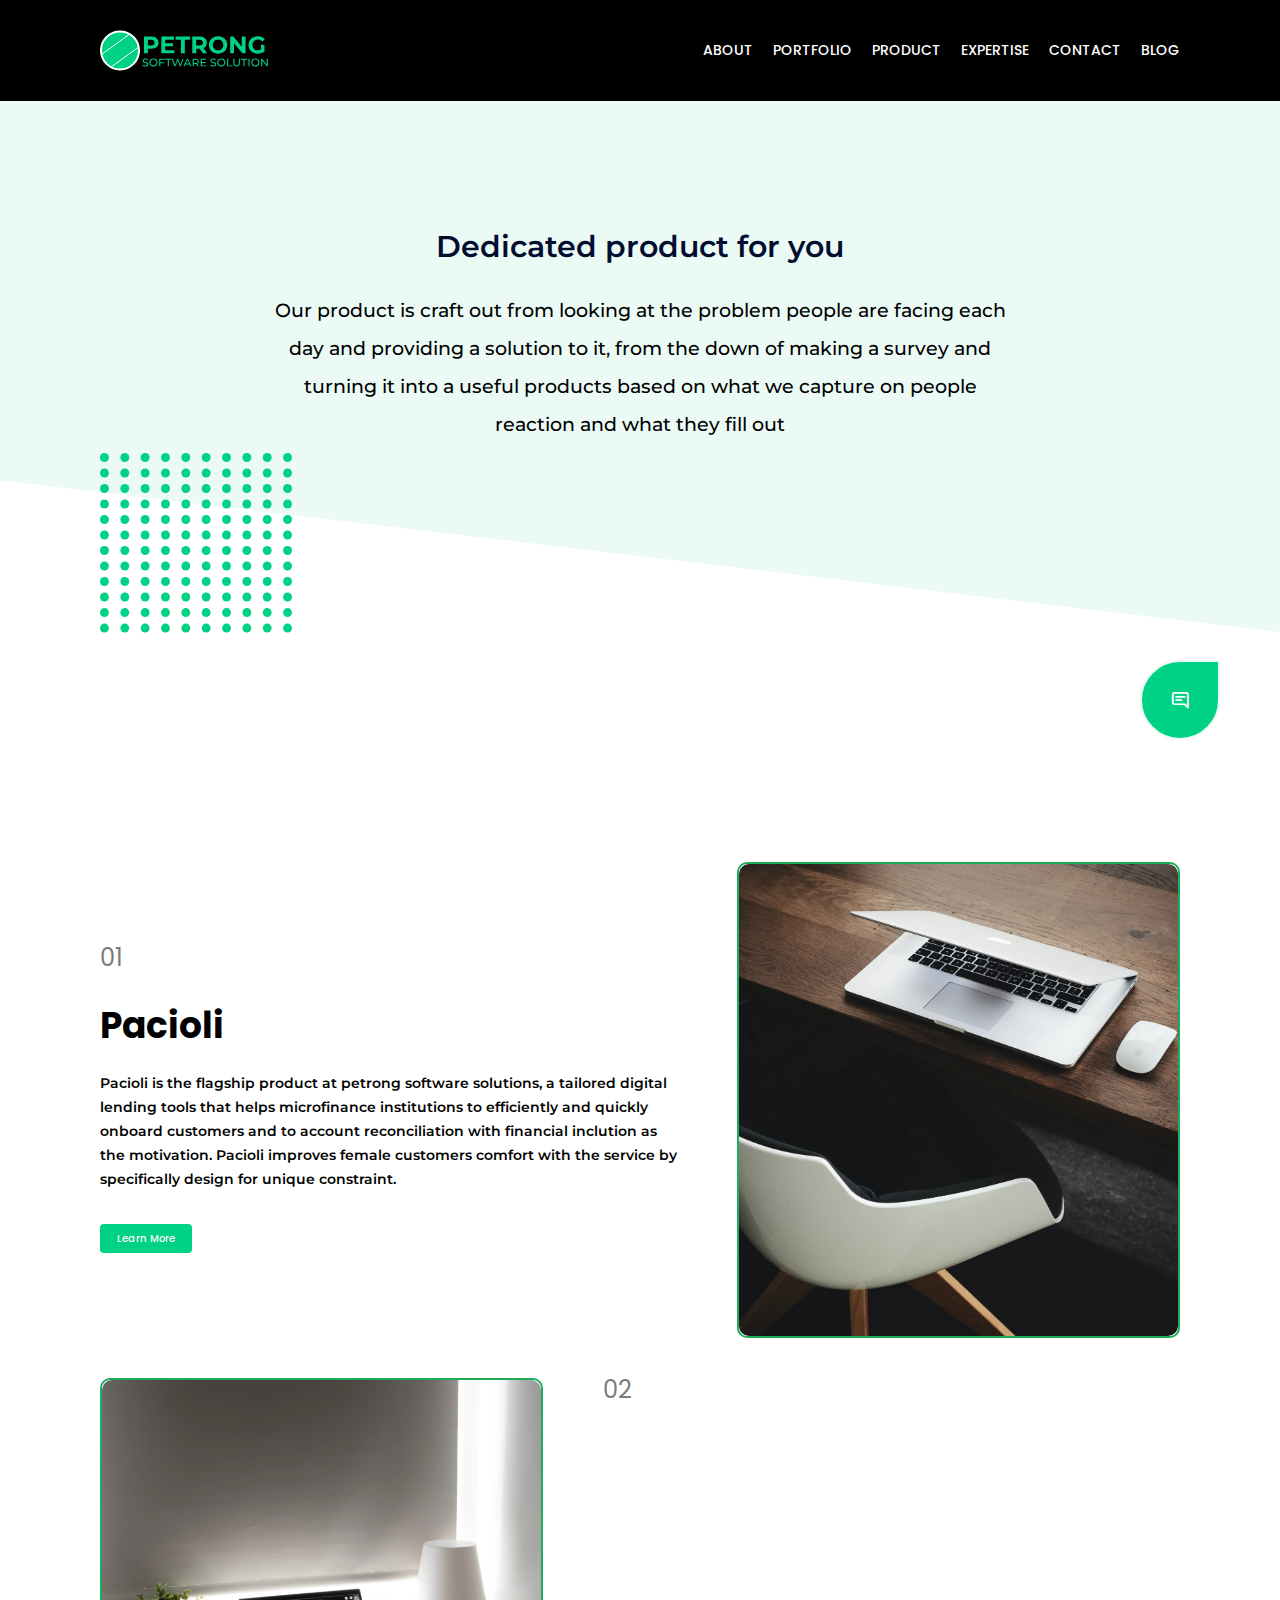
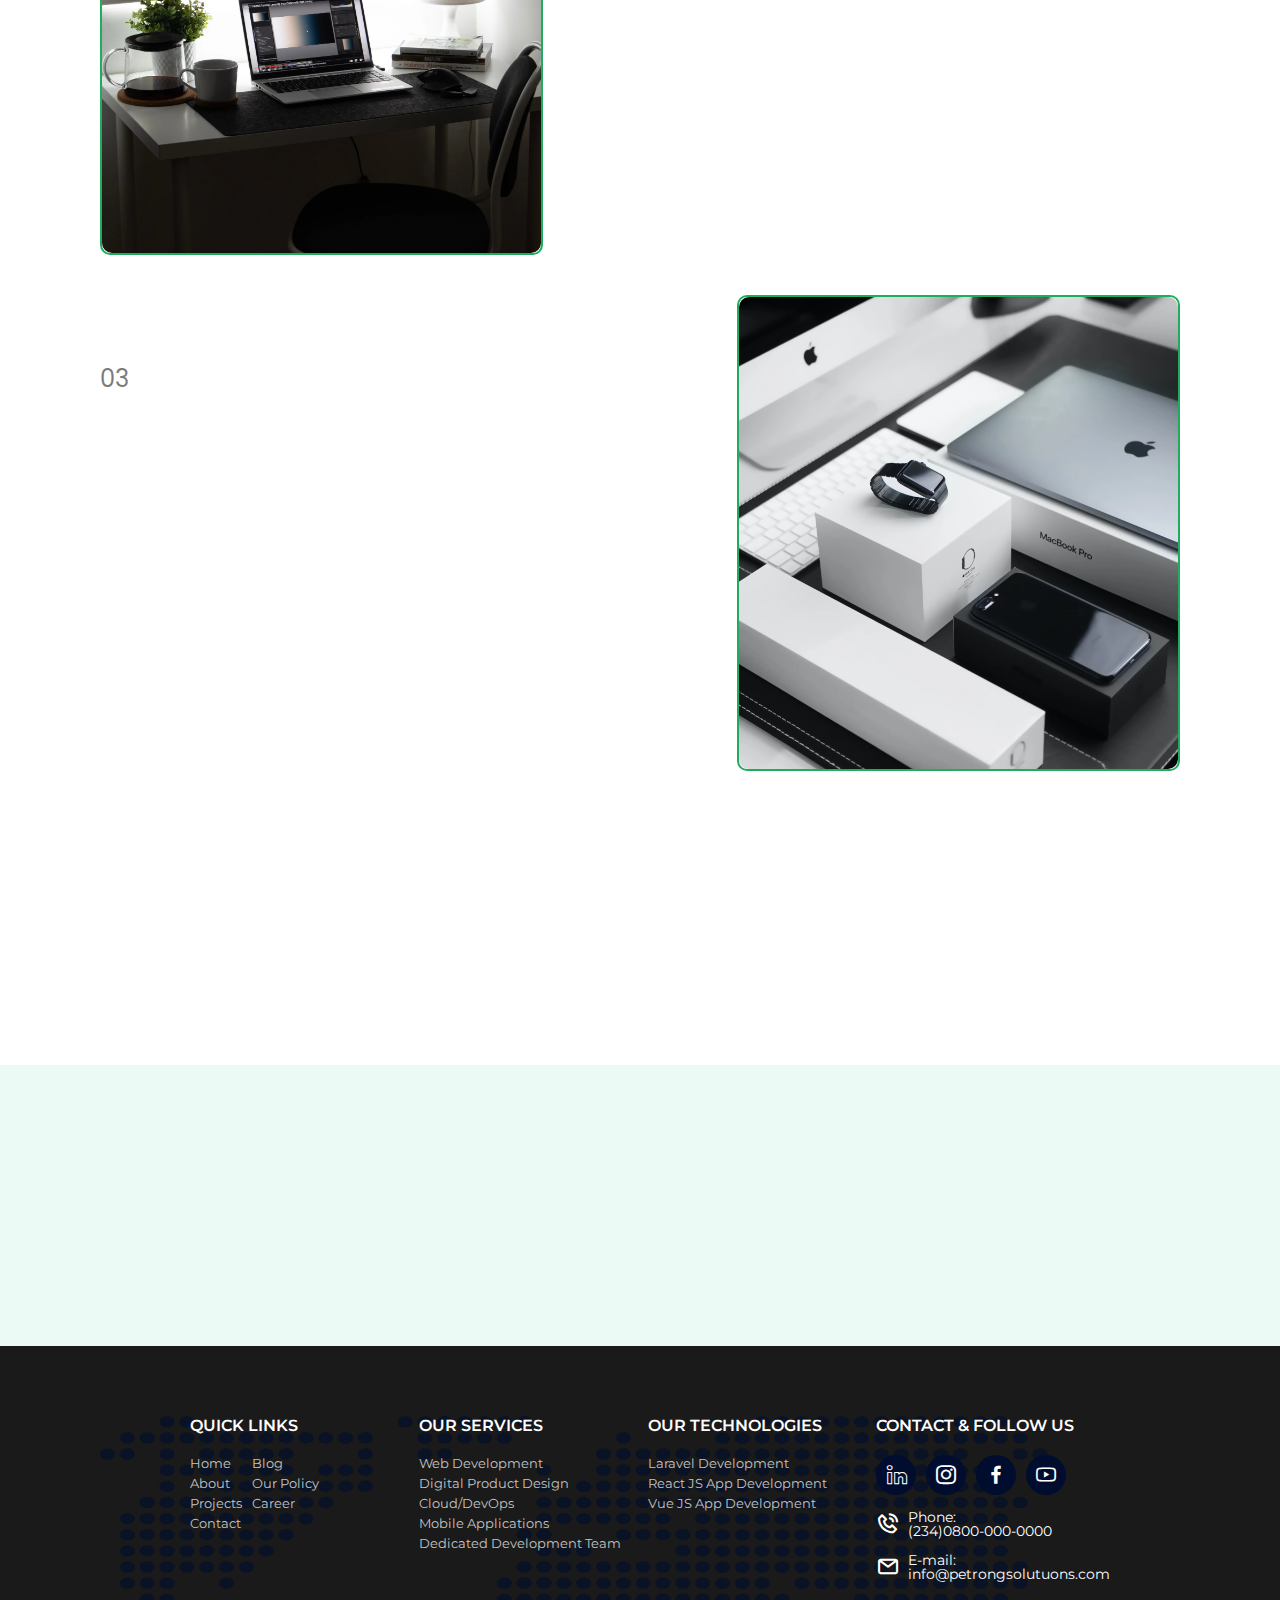
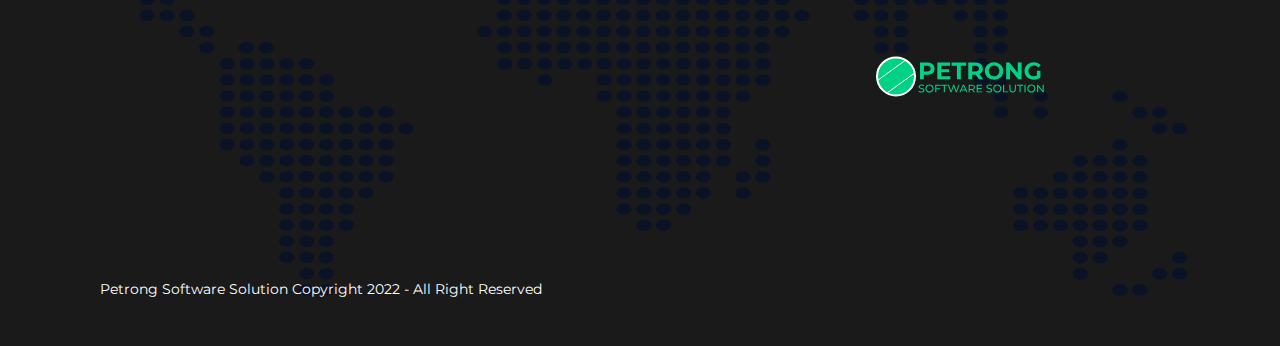
<file: product.html>
<!DOCTYPE html>
<html lang="en">

<head>
	<title>Product</title>
	<meta charset="UTF-8">
	<meta name="format-detection" content="telephone=no">
	<!-- <style>body{opacity: 0;}</style> -->
	<link rel="stylesheet" href="css/style.min.css?_v=20230506112158">
	<link rel="shortcut icon" href="favicon.ico">
	<!-- <meta name="robots" content="noindex, nofollow"> -->
	<meta name="viewport" content="width=device-width, initial-scale=1.0">
</head>

<body>
	<div class="wrapper">
		<header class="header">
			<div class="header__container">
				<a href="/petrong/index.html" class="header__logo">
					<img src="img/logo.svg" alt="Logo" />
				</a>
				<div class="header__menu menu">
					<nav class="menu__body">
						<ul class="menu__list">
							<li class="menu__item"><a href="/petrong/about.html" class="menu__link">ABOUT</a></li>
							<li class="menu__item"><a href="/petrong/portfolio.html" class="menu__link">PORTFOLIO</a></li>
							<li class="menu__item"><a href="/petrong/product.html" class="menu__link">PRODUCT</a></li>
							<li class="menu__item"><a href="/petrong/expertise.html" class="menu__link">EXPERTISE</a></li>
							<li class="menu__item"><a href="/petrong/contact.html" class="menu__link">CONTACT</a></li>
							<li class="menu__item"><a href="/petrong/blog.html" class="menu__link">BLOG</a></li>
						</ul>
					</nav>
				</div>
				<button type="button" class="header__icon icon-menu"><span></span></button>
			</div>
		</header>

		<main class="product">
			<section data-watch class="product__header header-product">
				<div class="header-product__container">
					<svg data-watch data-watch-once class="header-product__svg svg" width="996" height="1056" viewBox="0 0 996 1056" fill="none" xmlns="http://www.w3.org/2000/svg">
						<path d="M1 1C86.5 62 -21 108.5 64.8713 122.017C118.467 130.454 152.356 177.727 162.589 210.777C169.219 228.385 193.98 258.318 239.985 237.189C297.492 210.777 316.949 280.053 313.49 309.928C310.031 339.804 270.252 373.143 250.362 332.876C230.473 292.609 224.852 266.198 280.197 255.806C335.541 245.415 329.488 414.275 447.96 429.429C566.432 444.584 484.001 662.36 557 618.5C649.962 562.646 626.381 648.729 677 584C702.716 551.116 652.653 504.147 616 510.5C578.5 517 487 761.711 616 854.5C815.5 998 1049 928.5 983 912.5C917 896.5 890 995.977 905.5 1055.5" stroke="#00D285" stroke-opacity="0.4" stroke-width="2" />
					</svg>
					<div class="header-product__content section-content">
						<h1 class="section-content__title section-content__title_2 title_animate">Dedicated product for you</h1>
						<div class="section-content__text section-content__text_1 text_animate">
							<p>Our product is craft out from looking at the problem people are facing each day and providing a solution to it, from the down of making a survey and turning it into a useful products based on what we capture on people reaction and what they fill out</p>
						</div>
					</div>
				</div>
			</section>
			<section class="product__reason reason-product">
				<div class="reason-product__container">
					<div class="reason-product__content section-content">
						<h2 class="section-content__title section-content__title_2 title_animate">Why you should choose our product</h2>
					</div>
					<div class="reason-product__articles">
						<article data-watch class="reason-product__article article">
							<div class="article__content _slide-left-animation">
								<div class="article__number"></div>
								<h4 class="article__title title_animate">Pacioli</h4>
								<div class="article__text text_animate">
									<p>
										Pacioli is the flagship product at petrong software solutions, a tailored digital lending tools that helps microfinance institutions to efficiently and quickly onboard customers and to account reconciliation with financial inclution as the motivation. Pacioli
										improves female customers comfort with the service by specifically design for unique constraint.
									</p>
								</div>
								<a href="#!" data-popup="#download-pacioli" class="article__button button button_learn-more _animate">Learn More</a>
							</div>
							<div class="article__imge-block _slide-right-animation">
								<div class="article__image-ibg">
									<picture><source srcset="img/product/images/01.webp" type="image/webp"><img src="img/product/images/01.jpg" alt="Notebook on the table" /></picture>
								</div>
							</div>
						</article>
						<article data-watch class="reason-product__article article">
							<div class="article__content">
								<div class="article__number"></div>
								<h4 class="article__title title_animate">Kollegio</h4>
								<div class="article__text text_animate">
									<p>
										The software is a highly flexible and robust Learning Management System (LMS) which will fit in well for any kind of training, academic or professional. It so dynamic that an organization can use the software for an academic, professional, vocational, and more
										purposes concurrently. As it has been elaborately spelt out in this list, the built-in features enable the organization to set up live video classrooms, computer based test system, video lesson uploads, ebooks in form of PDFs, and more. There are also other admin
										features like bulk email to users, audit trail, permissions and access control, etc. The software is heavily loaded, and it is rare to find its match in the Nigerian Edtech ecosystem, lots of efforts, resources and energy have also been put in to ensure its
										realization, prospects cannot wait to enjoy from the profit that the software promises.
									</p>
								</div>
								<a href="#!" data-popup="#download-kollegio" class="article__button button button_learn-more _animate">Learn More</a>
							</div>
							<div class="article__imge-block _slide-left-animation">
								<div class="article__image-ibg">
									<picture><source srcset="img/product/images/02.webp" type="image/webp"><img src="img/product/images/02.jpg" alt="Notebook on the table" /></picture>
								</div>
							</div>
						</article>
						<article data-watch class="reason-product__article article">
							<div class="article__content">
								<div class="article__number"></div>
								<h4 class="article__title title_animate">Startupclerk</h4>
								<div class="article__text text_animate">
									<p>
										StartupClerk is an account management software designed to help small businesses do all the bookkeeping that is necessary to enable their businesses evade financial crisis, gain better credibility to investors and ensure excellent cashflow management, without the
										presence of an accountant; thus allowing them the space to focus their attention on product development, marketing and other profitable business adventures.
									</p>
								</div>
								<a href="#!" data-popup="#download-startupclerk" class="article__button button button_learn-more _animate">Learn More</a>
							</div>
							<div class="article__imge-block _slide-right-animation">
								<div class="article__image-ibg">
									<picture><source srcset="img/product/images/03.webp" type="image/webp"><img src="img/product/images/03.jpg" alt="Notebook on the table" /></picture>
								</div>
							</div>
						</article>
					</div>
				</div>
			</section>
			<section data-watch class="product__cta cta-product">
				<div class="cta-product__container">
					<div class="cta-product__contact contact">
						<h3 class="contact__title title_animate">Let's build great things together!</h3>
						<div class="contact__text text_animate">
							<p>Fill out this form and one of our client success managers will contact you within 24 hours. We have notifications set to make sure your message is received.</p>
						</div>
						<a href="" class="contact__button button button_contact _animate">Contact</a>
					</div>
				</div>
			</section>
			<section data-watch class="page__cta cta-section">
				<div class="cta-section__container">
					<div class="cta-section__content">
						<h2 class="cta-section__title title_animate">Do you have a next level-idea?</h2>
						<div class="cta-section__subtitle subtitle_animate">Reach out and we can create magic together</div>
					</div>
					<a href="#!" class="cta-section__button button _animate">WORK WITH US</a>
				</div>
			</section>
			<div class="fixed-elements">
				<div class="fixed-elements__chat chat-window _hidden">
					<div class="chat-window__header header-chat">
						<div class="header-chat__body">
							<div class="header-chat__avatar">
								<picture><source srcset="img/chat/avatars/rasheed.webp" type="image/webp"><img src="img/chat/avatars/rasheed.jpg" alt="Chat assistant avatar" /></picture>
							</div>
							<div class="header-chat__content">
								<div class="header-chat__name">Rasheed</div>
								<div class="header-chat__status">Online</div>
							</div>
						</div>
						<button type="button" class="header-chat__button-close"></button>
					</div>
					<div class="chat-window__body">
						<div class="chat-window__anchor"></div>
					</div>
					<div class="chat-window__bottom">
						<input id="user-input" autocomplete="off" type="text" name="form[]" placeholder="Write a message" class="chat-window__input" />
						<button id="send-button" type="button" class="chat-window__send-button _icon-paper-plane"></button>
					</div>
				</div>
				<div class="fixed-elements__buttons">
					<a href="#" class="fixed-elements__button fixed-elements__button_scroll _icon-top-arrow"></a>
					<button type="button" class="fixed-elements__button fixed-elements__button_chat _icon-chat"></button>
				</div>
			</div>
			<div id="download-pacioli" aria-hidden="true" class="popup">
				<div class="popup__wrapper">
					<div class="popup__body">
						<div class="popup__content">
							<button data-close type="button" class="popup__close"></button>
							<div class="popup__text">Download the full PDF document to learn more about <span>Pacioli</span></div>
							<a href="/petrong/pdf/Pacoli.pdf" download class="popup__download button button_download">Download</a>
							<div class="popup__prompt">Click to download</div>
						</div>
					</div>
				</div>
			</div>
			<div id="download-kollegio" aria-hidden="true" class="popup">
				<div class="popup__wrapper">
					<div class="popup__body">
						<div class="popup__content">
							<button data-close type="button" class="popup__close"></button>
							<div class="popup__text">Download the full PDF document to learn more about <span>Kollegio</span></div>
							<a href="/petrong/pdf/Kollegio.pdf" download class="popup__download button button_download">Download</a>
							<div class="popup__prompt">Click to download</div>
						</div>
					</div>
				</div>
			</div>
			<div id="download-startupclerk" aria-hidden="true" class="popup">
				<div class="popup__wrapper">
					<div class="popup__body">
						<div class="popup__content">
							<button data-close type="button" class="popup__close"></button>
							<div class="popup__text">Download the full PDF document to learn more about <span>Startupclerk</span></div>
							<a href="/petrong/pdf/Startupclerk.pdf" download class="popup__download button button_download">Download</a>
							<div class="popup__prompt">Click to download</div>
						</div>
					</div>
				</div>
			</div>
			<div id="demo-video" aria-hidden="true" class="popup">
				<div class="popup__wrapper">
					<div class="popup__body">
						<div class="popup__content">
							<button data-close type="button" class="popup__close"></button>
							<iframe src="https://www.youtube.com/embed/gKAKEhQZEcU"> </iframe>
						</div>
					</div>
				</div>
			</div>

		</main>
		<footer class="footer">
			<div class="footer__container">
				<div data-spollers="600, max" class="footer__top">
					<div class="footer__item item-footer">
						<button type="button" data-spoller class="item-footer__label">QUICK LINKS</button>
						<div class="item-footer__block">
							<div class="item-footer__body">
								<ul class="item-footer__list">
									<li class="item-footer__item-list">
										<a href="" class="item-footer__item-link">Home</a>
									</li>
									<li class="item-footer__item-list">
										<a href="" class="item-footer__item-link">About</a>
									</li>
									<li class="item-footer__item-list">
										<a href="" class="item-footer__item-link">Projects</a>
									</li>
									<li class="item-footer__item-list">
										<a href="" class="item-footer__item-link">Contact</a>
									</li>
								</ul>
								<ul class="item-footer__list">
									<li class="item-footer__item-list">
										<a href="" class="item-footer__item-link">Blog</a>
									</li>
									<li class="item-footer__item-list">
										<a href="" class="item-footer__item-link">Our Policy</a>
									</li>
									<li class="item-footer__item-list">
										<a href="" class="item-footer__item-link">Career</a>
									</li>
								</ul>
							</div>
						</div>
					</div>
					<div class="footer__item item-footer">
						<button type="button" data-spoller class="item-footer__label">OUR SERVICES</button>
						<div class="item-footer__block">
							<div class="item-footer__body">
								<ul class="item-footer__list">
									<li class="item-footer__item-list">
										<a href="" class="item-footer__item-link">Web Development</a>
									</li>
									<li class="item-footer__item-list">
										<a href="" class="item-footer__item-link">Digital Product Design</a>
									</li>
									<li class="item-footer__item-list">
										<a href="" class="item-footer__item-link">Cloud/DevOps</a>
									</li>
									<li class="item-footer__item-list">
										<a href="" class="item-footer__item-link">Mobile Applications</a>
									</li>
									<li class="item-footer__item-list">
										<a href="" class="item-footer__item-link">Dedicated Development Team</a>
									</li>
								</ul>
							</div>
						</div>
					</div>
					<div class="footer__item item-footer">
						<button type="button" data-spoller class="item-footer__label">OUR TECHNOLOGIES</button>
						<div class="item-footer__block">
							<div class="item-footer__body">
								<ul class="item-footer__list">
									<li class="item-footer__item-list">
										<a href="" class="item-footer__item-link">Laravel Development</a>
									</li>
									<li class="item-footer__item-list">
										<a href="" class="item-footer__item-link">React JS App Development</a>
									</li>
									<li class="item-footer__item-list">
										<a href="" class="item-footer__item-link">Vue JS App Development</a>
									</li>
								</ul>
							</div>
						</div>
					</div>
					<div id="contact" class="footer__item item-footer">
						<button type="button" data-spoller class="item-footer__label">CONTACT & FOLLOW US</button>
						<div class="item-footer__block">
							<div class="item-footer__body">
								<div class="item-footer__socials">
									<a href="!#" class="item-footer__social _icon-linkedin"></a>
									<a href="!#" class="item-footer__social _icon-instagram"></a>
									<a href="!#" class="item-footer__social _icon-facebook"></a>
									<a href="!#" class="item-footer__social _icon-youtube"></a>
								</div>
								<a href="tel:+23408000000000" class="item-footer__phone _icon-phone-call">Phone: <span>
										<nobr>(234)0800-000-0000</nobr>
									</span></a>
								<a href="mailto:info@petrongsolutuons.com" class="item-footer__mail _icon-email">E-mail: <span>
										<nobr>info@petrongsolutuons.com</nobr>
									</span>
								</a>
								<a href="/petrong/index.html" class="item-footer__logo">
									<img src="img/logo.svg" alt="Logo" />
								</a>
							</div>
						</div>
					</div>
				</div>
				<div class="footer__copy">Petrong Software Solution Copyright 2022 - All Right Reserved</div>
			</div>
		</footer>

	</div>
	<script src="js/app.min.js?_v=20230506112158"></script>
</body>

</html>
</file>
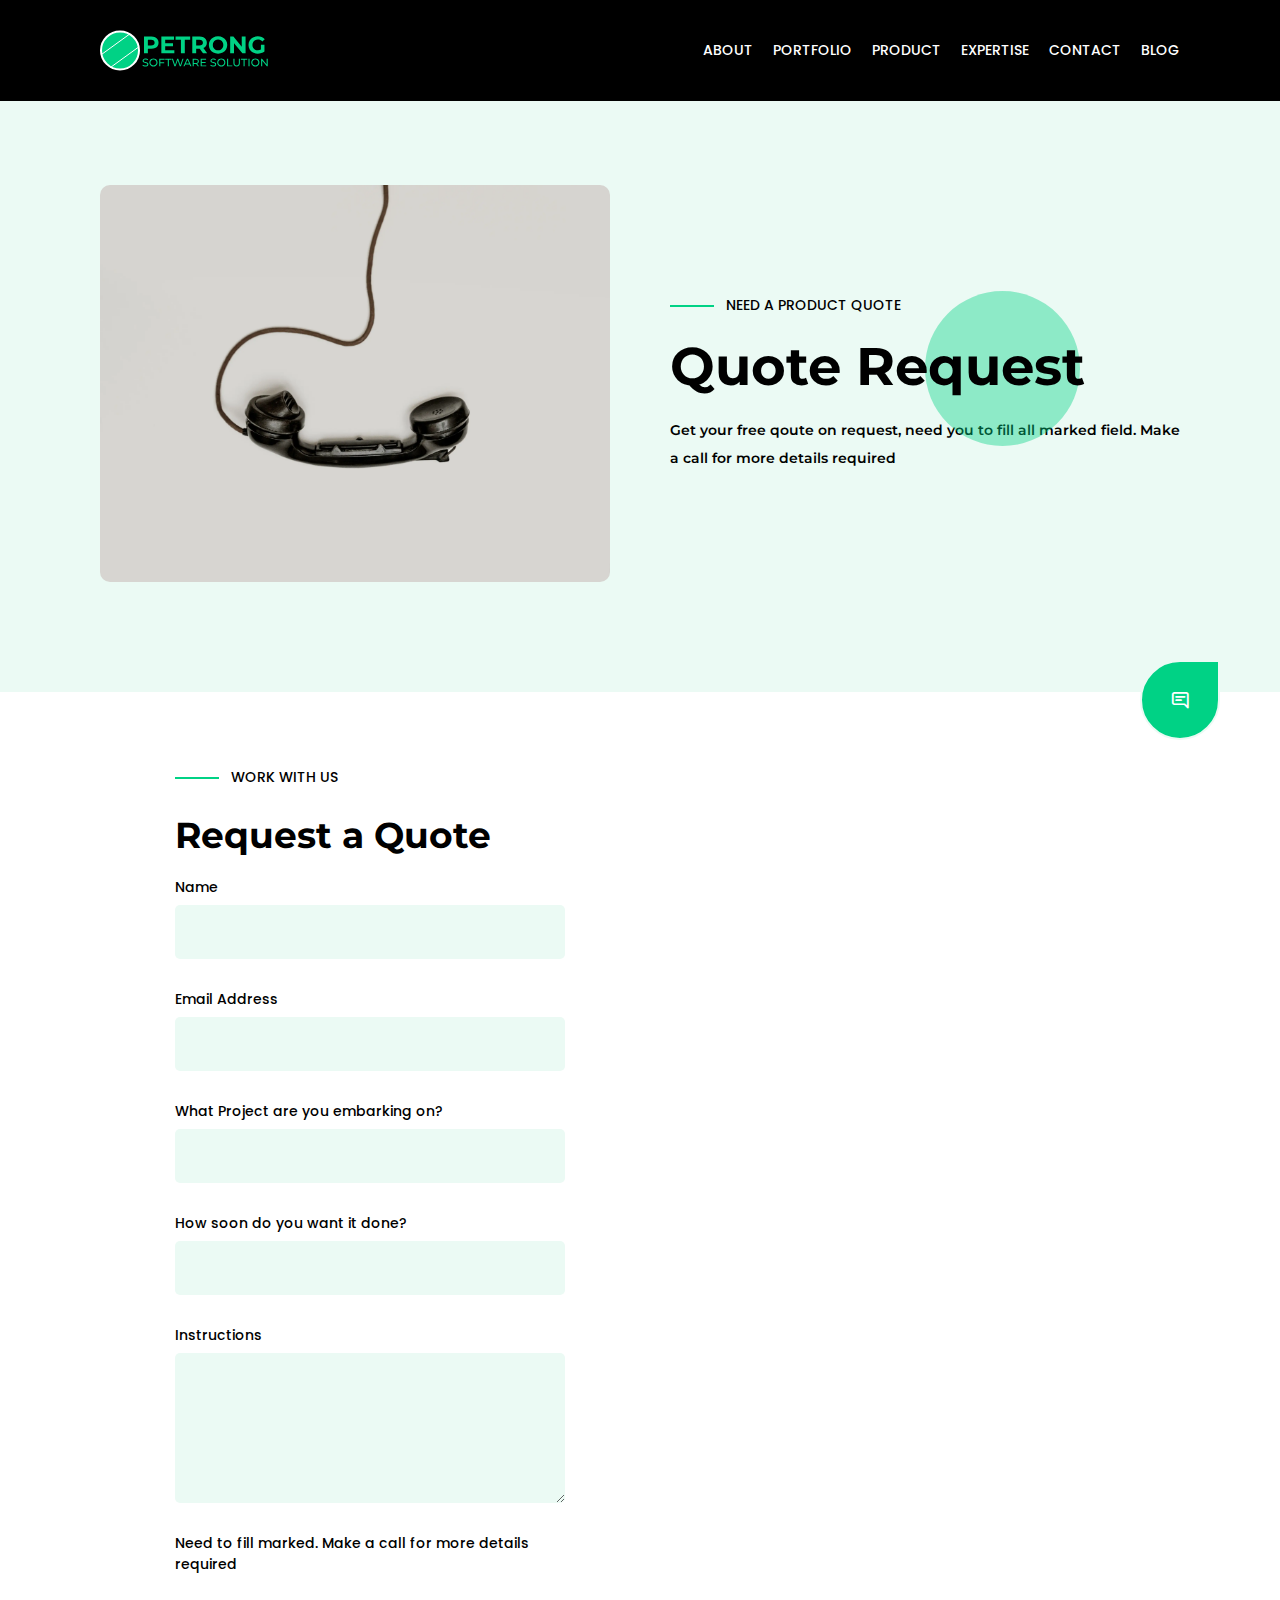
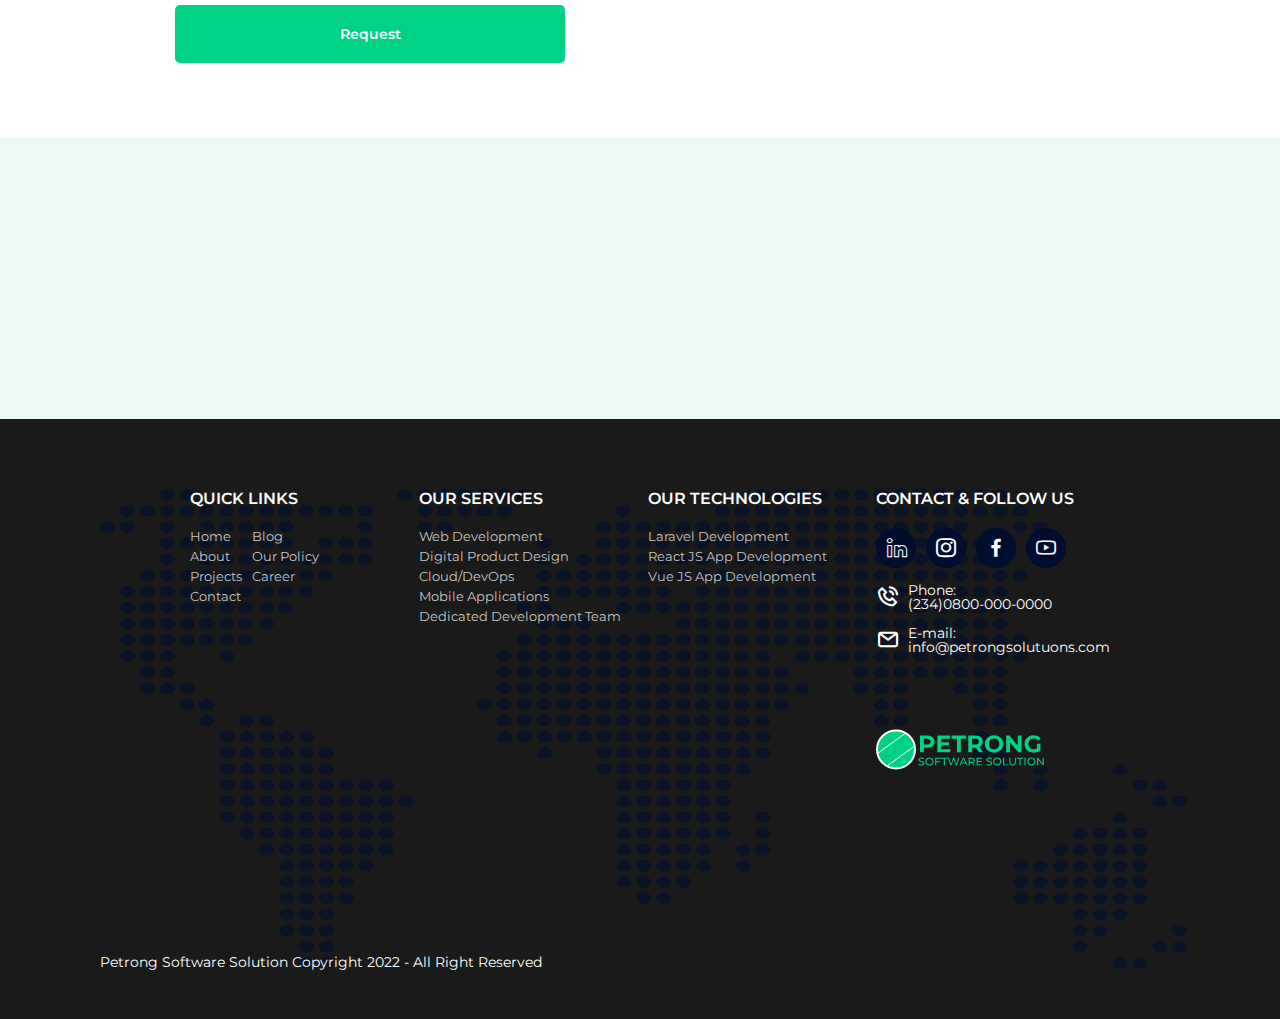
<file: quote-request.html>
<!DOCTYPE html>
<html lang="en">
	<head>
		<title>Book a call</title>
		<meta charset="UTF-8" />
		<meta name="format-detection" content="telephone=no" />
		<!-- <style>body{opacity: 0;}</style> -->
		<link rel="stylesheet" href="css/style.min.css?_v=20230506112158" />
		<link rel="shortcut icon" href="favicon.ico" />
		<!-- <meta name="robots" content="noindex, nofollow"> -->
		<meta name="viewport" content="width=device-width, initial-scale=1.0" />
	</head>

	<body>
		<div class="wrapper">
			<header class="header">
				<div class="header__container">
					<a href="/petrong/index.html" class="header__logo">
						<img src="img/logo.svg" alt="Logo" />
					</a>
					<div class="header__menu menu">
						<nav class="menu__body">
							<ul class="menu__list">
								<li class="menu__item"><a href="/petrong/about.html" class="menu__link">ABOUT</a></li>
								<li class="menu__item"><a href="/petrong/portfolio.html" class="menu__link">PORTFOLIO</a></li>
								<li class="menu__item"><a href="/petrong/product.html" class="menu__link">PRODUCT</a></li>
								<li class="menu__item"><a href="/petrong/expertise.html" class="menu__link">EXPERTISE</a></li>
								<li class="menu__item"><a href="/petrong/contact.html" class="menu__link">CONTACT</a></li>
								<li class="menu__item"><a href="/petrong/blog.html" class="menu__link">BLOG</a></li>
							</ul>
						</nav>
					</div>
					<button type="button" class="header__icon icon-menu"><span></span></button>
				</div>
			</header>

			<main class="quote-request">
				<section data-watch class="quote-request__header header-quote-request">
					<div class="header-quote-request__container">
						<svg data-watch data-watch-once class="header-quote-request__svg svg" width="1093" height="1029" viewBox="0 0 1093 1029" fill="none" xmlns="http://www.w3.org/2000/svg">
							<path
								d="M1.5 1C87 62 -20.5 108.5 65.3713 122.017C118.967 130.454 152.856 177.727 163.089 210.777C169.719 228.385 194.48 258.318 240.485 237.189C297.992 210.777 317.449 280.053 313.99 309.928C310.531 339.804 270.752 373.143 250.862 332.876C230.973 292.609 225.352 266.198 280.697 255.806C336.041 245.415 329.988 414.275 448.46 429.429C566.932 444.584 484.501 662.36 557.5 618.5C650.462 562.646 626.881 648.729 677.5 584C703.216 551.116 653.153 504.147 616.5 510.5C579 517 487.5 761.711 616.5 854.5C816 998 1060.5 902 1001 881.5C941.5 861 1042 1028 1093 1028"
								stroke="#00D285"
								stroke-opacity="0.5"
								stroke-width="2"
							/>
						</svg>
						<div class="header-quote-request__content section-content">
							<h3 class="section-content__suptitle suptitle suptitle_animate">NEED A PRODUCT QUOTE</h3>
							<h1 class="section-content__title section-content__title_circle title_animate">Quote Request</h1>
							<div class="section-content__text text_animate">
								<p>Get your free qoute on request, need you to fill all marked field. Make a call for more details required</p>
							</div>
						</div>
						<div class="header-quote-request__image-block _slide-left-animation">
							<div class="header-quote-request__image-ibg">
								<picture
									><source srcset="img/quote-request/images/header.webp" type="image/webp" />
									<img src="img/quote-request/images/header.jpg" alt="Photo with phone"
								/></picture>
							</div>
						</div>
					</div>
				</section>
				<section class="quote-request__bottom bottom-quote-request">
					<div class="bottom-quote-request__container">
						<div class="bottom-quote-request__top section-content">
							<h3 class="section-content__suptitle suptitle">WORK WITH US</h3>
							<h2 class="section-content__title section-content__title_1">Request a Quote</h2>
						</div>
						<div class="bottom-quote-request__bottom">
							<form action="#" class="bottom-quote-request__form form-request">
								<div class="form-request__item">
									<label class="form-request__label" for="name">Name</label>
									<input class="form-request__input" data-validate data-required autocomplete="off" id="name" type="text" name="form[]" data-error="Please enter yor name" placeholder="" />
								</div>
								<div class="form-request__item">
									<label class="form-request__label" for="email">Email Address</label>
									<input class="form-request__input" data-validate data-required="email" autocomplete="off" id="email" type="text" name="form[]" data-error="Please enter yor email" placeholder="" />
								</div>
								<div class="form-request__item">
									<label class="form-request__label" for="project">What Project are you embarking on?</label>
									<input class="form-request__input" data-validate data-required autocomplete="off" id="project" type="text" name="form[]" data-error="Please enter yor name" placeholder="" />
								</div>
								<div class="form-request__item">
									<label class="form-request__label" for="how-soon">How soon do you want it done?</label>
									<input class="form-request__input" data-validate data-required autocomplete="off" id="how-soon" type="text" name="form[]" data-error="Please enter the text" placeholder="" />
								</div>
								<div class="form-request__item">
									<label class="form-request__label" for="instructions">Instructions</label>
									<textarea class="form-request__textarea" name="form[]" id="instvructions" data-validate data-required data-error="Please enter your message"></textarea>
								</div>
								<label class="form-request__label" for="button">Need to fill marked. Make a call for more details required</label>
								<button class="form-request__button button" id="button" type="submit">Request</button>
							</form>
							<div class="bottom-quote-request__info">
								<div class="bottom-quote-request__items">
									<div data-watch class="bottom-quote-request__item item-icon-list _fade-in-animation">
										<div class="item-icon-list__icon _icon-location"><span class="item-icon-list__line"></span></div>
										<div class="item-icon-list__content">
											<h5 class="item-icon-list__title">Pay us a visit</h5>
											<a href="#!" class="item-icon-list__link">471, Alagbado off ijaye ojokoro Inner Street Long Road, Lagos Nigeria</a>
										</div>
									</div>
									<div data-watch class="bottom-quote-request__item item-icon-list _fade-in-animation">
										<div class="item-icon-list__icon _icon-contacts"><span class="item-icon-list__line"></span></div>
										<div class="item-icon-list__content">
											<h5 class="item-icon-list__title">Or drop us a line</h5>
											<a href="mailto:partnerships@petrongsolutions.com" class="item-icon-list__link">partnerships@petrongsolutions.com</a>
											<a href="tel:+2348107595941" class="item-icon-list__link">+234 810 7595 941</a>
										</div>
									</div>
								</div>
							</div>
						</div>
					</div>
				</section>
				<section data-watch class="page__cta cta-section">
					<div class="cta-section__container">
						<div class="cta-section__content">
							<h2 class="cta-section__title title_animate">Do you have a next level-idea?</h2>
							<div class="cta-section__subtitle subtitle_animate">Reach out and we can create magic together</div>
						</div>
						<a href="#!" class="cta-section__button button _animate">WORK WITH US</a>
					</div>
				</section>
				<div class="fixed-elements">
					<div class="fixed-elements__chat chat-window _hidden">
						<div class="chat-window__header header-chat">
							<div class="header-chat__body">
								<div class="header-chat__avatar">
									<picture
										><source srcset="img/chat/avatars/rasheed.webp" type="image/webp" />
										<img src="img/chat/avatars/rasheed.jpg" alt="Chat assistant avatar"
									/></picture>
								</div>
								<div class="header-chat__content">
									<div class="header-chat__name">Rasheed</div>
									<div class="header-chat__status">Online</div>
								</div>
							</div>
							<button type="button" class="header-chat__button-close"></button>
						</div>
						<div class="chat-window__body">
							<div class="chat-window__anchor"></div>
						</div>
						<div class="chat-window__bottom">
							<input id="user-input" autocomplete="off" type="text" name="form[]" placeholder="Write a message" class="chat-window__input" />
							<button id="send-button" type="button" class="chat-window__send-button _icon-paper-plane"></button>
						</div>
					</div>
					<div class="fixed-elements__buttons">
						<a href="#" class="fixed-elements__button fixed-elements__button_scroll _icon-top-arrow"></a>
						<button type="button" class="fixed-elements__button fixed-elements__button_chat _icon-chat"></button>
					</div>
				</div>
			</main>
			<footer class="footer">
				<div class="footer__container">
					<div data-spollers="600, max" class="footer__top">
						<div class="footer__item item-footer">
							<button type="button" data-spoller class="item-footer__label">QUICK LINKS</button>
							<div class="item-footer__block">
								<div class="item-footer__body">
									<ul class="item-footer__list">
										<li class="item-footer__item-list">
											<a href="" class="item-footer__item-link">Home</a>
										</li>
										<li class="item-footer__item-list">
											<a href="" class="item-footer__item-link">About</a>
										</li>
										<li class="item-footer__item-list">
											<a href="" class="item-footer__item-link">Projects</a>
										</li>
										<li class="item-footer__item-list">
											<a href="" class="item-footer__item-link">Contact</a>
										</li>
									</ul>
									<ul class="item-footer__list">
										<li class="item-footer__item-list">
											<a href="" class="item-footer__item-link">Blog</a>
										</li>
										<li class="item-footer__item-list">
											<a href="" class="item-footer__item-link">Our Policy</a>
										</li>
										<li class="item-footer__item-list">
											<a href="" class="item-footer__item-link">Career</a>
										</li>
									</ul>
								</div>
							</div>
						</div>
						<div class="footer__item item-footer">
							<button type="button" data-spoller class="item-footer__label">OUR SERVICES</button>
							<div class="item-footer__block">
								<div class="item-footer__body">
									<ul class="item-footer__list">
										<li class="item-footer__item-list">
											<a href="" class="item-footer__item-link">Web Development</a>
										</li>
										<li class="item-footer__item-list">
											<a href="" class="item-footer__item-link">Digital Product Design</a>
										</li>
										<li class="item-footer__item-list">
											<a href="" class="item-footer__item-link">Cloud/DevOps</a>
										</li>
										<li class="item-footer__item-list">
											<a href="" class="item-footer__item-link">Mobile Applications</a>
										</li>
										<li class="item-footer__item-list">
											<a href="" class="item-footer__item-link">Dedicated Development Team</a>
										</li>
									</ul>
								</div>
							</div>
						</div>
						<div class="footer__item item-footer">
							<button type="button" data-spoller class="item-footer__label">OUR TECHNOLOGIES</button>
							<div class="item-footer__block">
								<div class="item-footer__body">
									<ul class="item-footer__list">
										<li class="item-footer__item-list">
											<a href="" class="item-footer__item-link">Laravel Development</a>
										</li>
										<li class="item-footer__item-list">
											<a href="" class="item-footer__item-link">React JS App Development</a>
										</li>
										<li class="item-footer__item-list">
											<a href="" class="item-footer__item-link">Vue JS App Development</a>
										</li>
									</ul>
								</div>
							</div>
						</div>
						<div id="contact" class="footer__item item-footer">
							<button type="button" data-spoller class="item-footer__label">CONTACT & FOLLOW US</button>
							<div class="item-footer__block">
								<div class="item-footer__body">
									<div class="item-footer__socials">
										<a href="!#" class="item-footer__social _icon-linkedin"></a>
										<a href="!#" class="item-footer__social _icon-instagram"></a>
										<a href="!#" class="item-footer__social _icon-facebook"></a>
										<a href="!#" class="item-footer__social _icon-youtube"></a>
									</div>
									<a href="tel:+23408000000000" class="item-footer__phone _icon-phone-call"
										>Phone:
										<span>
											<nobr>(234)0800-000-0000</nobr>
										</span></a
									>
									<a href="mailto:info@petrongsolutuons.com" class="item-footer__mail _icon-email"
										>E-mail:
										<span>
											<nobr>info@petrongsolutuons.com</nobr>
										</span>
									</a>
									<a href="/petrong/index.html" class="item-footer__logo">
										<img src="img/logo.svg" alt="Logo" />
									</a>
								</div>
							</div>
						</div>
					</div>
					<div class="footer__copy">Petrong Software Solution Copyright 2022 - All Right Reserved</div>
				</div>
			</footer>
		</div>
		<script src="js/app.min.js?_v=20230506112158"></script>
	</body>
</html>
</file>
<file: css/style.min.css>
@charset "UTF-8";@import url(https://fonts.googleapis.com/css?family=Montserrat:regular,500,600,700&display=swap);@import url(https://fonts.googleapis.com/css?family=Poppins:300,regular,500,600,700&display=swap);@import url(https://fonts.googleapis.com/css?family=Inter:regular,500&display=swap);@import url(https://fonts.googleapis.com/css?family=Roboto:regular&display=swap);@import url(https://fonts.googleapis.com/css?family=Work+Sans:500&display=swap);@font-face{font-family:FontsFree;font-display:swap;src:url(../fonts/FontsFree-Net-SFProDisplay-RegularItalic.woff2) format("woff2"),url(../fonts/FontsFree-Net-SFProDisplay-RegularItalic.woff) format("woff");font-weight:400;font-style:normal}@font-face{font-family:FontsFree;font-display:swap;src:url(../fonts/FontsFree-Net-SFProDisplay-Semibold.woff2) format("woff2"),url(../fonts/FontsFree-Net-SFProDisplay-Semibold.woff) format("woff");font-weight:400;font-style:normal}@font-face{font-family:icons;font-display:swap;src:url(../fonts/icons.woff2) format("woff2"),url(../fonts/icons.woff) format("woff");font-weight:400;font-style:normal}.item-footer__label::after,.select__value:after,[class*=_icon-]:before{font-family:icons;font-style:normal;font-weight:400;font-variant:normal;text-transform:none;line-height:1;-webkit-font-smoothing:antialiased;-moz-osx-font-smoothing:grayscale}[class*=_icon-]:before{display:block}._icon-youtube:before{content:"\e910"}._icon-arrow-right:before{content:"\e900"}._icon-arrow:before{content:"\e901"}._icon-chat:before{content:"\e902"}._icon-contacts:before{content:"\e903"}._icon-date:before{content:"\e904"}._icon-email:before{content:"\e905"}._icon-facebook:before{content:"\e906"}._icon-heart:before{content:"\e907"}._icon-instagram:before{content:"\e908"}._icon-linkedin:before{content:"\e909"}._icon-location:before{content:"\e90a"}._icon-paper-plane:before{content:"\e90b"}._icon-phone-call:before{content:"\e90c"}._icon-search:before{content:"\e90d"}._icon-time-zone:before{content:"\e90e"}._icon-top-arrow:before{content:"\e90f"}*{padding:0;margin:0;border:0}*,:after,:before{-webkit-box-sizing:border-box;box-sizing:border-box}body,html{height:100%;min-width:320px}body{color:#000;line-height:1;font-family:Montserrat;font-size:.875rem;-ms-text-size-adjust:100%;-moz-text-size-adjust:100%;-webkit-text-size-adjust:100%;-webkit-font-smoothing:antialiased;-moz-osx-font-smoothing:grayscale}button,input,textarea{font-family:Montserrat;font-size:inherit}button{cursor:pointer;color:inherit;background-color:transparent}a{color:inherit;text-decoration:none}ul li{list-style:none}img{vertical-align:top}h1,h2,h3,h4,h5,h6{font-weight:inherit;font-size:inherit}html{scroll-behavior:smooth}html *{outline-color:#00d285}.menu-open body{overflow:hidden}.lock body{overflow:hidden;-ms-touch-action:none;touch-action:none;-ms-scroll-chaining:none;overscroll-behavior:none}.wrapper{position:relative;min-height:100%;display:-webkit-box;display:-ms-flexbox;display:flex;-webkit-box-orient:vertical;-webkit-box-direction:normal;-ms-flex-direction:column;flex-direction:column;overflow:hidden}@supports (overflow:clip){.wrapper{overflow:clip}}.wrapper>main{-webkit-box-flex:1;-ms-flex:1 1 auto;flex:1 1 auto}.wrapper>*{min-width:0}.button{min-width:12.5rem;display:-webkit-inline-box;display:-ms-inline-flexbox;display:inline-flex;padding:1.25rem 1.25rem;color:#fff;font-weight:600;-webkit-box-align:center;-ms-flex-align:center;align-items:center;-webkit-box-pack:center;-ms-flex-pack:center;justify-content:center;border-radius:6.25rem;background-color:#00d285;-webkit-transition:all .3s ease 0s;-o-transition:all .3s ease 0s;transition:all .3s ease 0s}.button:active{-webkit-transition:all .3s ease 0s;-o-transition:all .3s ease 0s;transition:all .3s ease 0s;position:relative;top:.125rem}.button_lite{padding:1.25rem .625rem;-webkit-transition:all .3s ease 0s;-o-transition:all .3s ease 0s;transition:all .3s ease 0s;color:#000;background-color:#ebfaf4}.button_learn-more{min-width:5.625rem;padding:.4375rem 1.0625rem;border-radius:.25rem;color:#fff;-webkit-box-shadow:none;box-shadow:none}.button_contact{padding:.4375rem 1.0625rem;min-width:5.625rem;border-radius:.25rem;background:#000}.button_download{width:100%;border-radius:.625rem}.button._fw{width:100%}.button._animate{-webkit-transform:scale(0);-ms-transform:scale(0);transform:scale(0);opacity:0}._watcher-view .button._animate{-webkit-transition:all .3s ease .5s,background-color .3s ease 0s;-o-transition:all .3s ease .5s,background-color .3s ease 0s;transition:all .3s ease .5s,background-color .3s ease 0s;opacity:1;-webkit-transform:scale(1);-ms-transform:scale(1);transform:scale(1)}input[type=email],input[type=tel],input[type=text],textarea{-webkit-appearance:none;-moz-appearance:none;appearance:none}.input{border-radius:0!important;width:100%;display:block;padding:0 20px;border:1px solid #eee}.input[placeholder]:not([data-placeholder-nohiden])::-webkit-input-placeholder{-webkit-transition:opacity .3s;transition:opacity .3s}.input[placeholder]:not([data-placeholder-nohiden])::-moz-placeholder{-moz-transition:opacity .3s;transition:opacity .3s}.input[placeholder]:not([data-placeholder-nohiden]):-ms-input-placeholder{-ms-transition:opacity .3s;transition:opacity .3s}.input[placeholder]:not([data-placeholder-nohiden])::-ms-input-placeholder{-ms-transition:opacity .3s;transition:opacity .3s}.input[placeholder]:not([data-placeholder-nohiden])::placeholder{-webkit-transition:opacity .3s;-o-transition:opacity .3s;transition:opacity .3s}.input[placeholder]:not([data-placeholder-nohiden]):focus::-webkit-input-placeholder{opacity:0}.input[placeholder]:not([data-placeholder-nohiden]):focus::-moz-placeholder{opacity:0}.input[placeholder]:not([data-placeholder-nohiden]):focus:-ms-input-placeholder{opacity:0}.input[placeholder]:not([data-placeholder-nohiden]):focus::-ms-input-placeholder{opacity:0}.input[placeholder]:not([data-placeholder-nohiden]):focus::placeholder{opacity:0}textarea.input{resize:none;padding:0 0}.select{min-width:0;position:relative}.select__body{position:relative}.select__title{color:inherit;text-align:left;background:#ebfaf4;cursor:pointer;width:100%;border-radius:3px;-webkit-box-flex:1;-ms-flex-positive:1;flex-grow:1}.select__value{display:-webkit-box;display:-ms-flexbox;display:flex;min-width:0;line-height:1.5714285714;-webkit-box-align:center;-ms-flex-align:center;align-items:center;padding:.9375rem;gap:.625rem}.select__value>*{-webkit-box-flex:1;-ms-flex:1 1 auto;flex:1 1 auto}.select__value:after{content:"\e901";font-size:.5rem;-ms-flex-item-align:stretch;-ms-grid-row-align:stretch;align-self:stretch;-webkit-box-flex:0;-ms-flex:0 0 10px;flex:0 0 10px;-webkit-transition:all .3s ease 0s;-o-transition:all .3s ease 0s;transition:all .3s ease 0s;display:-webkit-box;display:-ms-flexbox;display:flex;-webkit-box-pack:center;-ms-flex-pack:center;justify-content:center;-webkit-box-align:center;-ms-flex-align:center;align-items:center;-webkit-transform:rotate(180deg);-ms-transform:rotate(180deg);transform:rotate(180deg)}._select-open .select__value:after{-webkit-transform:rotate(0);-ms-transform:rotate(0);transform:rotate(0)}.select__value._select-pseudo-label::before{content:attr(data-pseudo-label);opacity:.5}.select__content{font-weight:500;-webkit-box-flex:1;-ms-flex:1 1 auto;flex:1 1 auto;overflow:hidden;-o-text-overflow:ellipsis;text-overflow:ellipsis;white-space:nowrap}.select__text{-webkit-box-flex:1;-ms-flex:1 1 auto;flex:1 1 auto;overflow:hidden;-o-text-overflow:ellipsis;text-overflow:ellipsis;white-space:nowrap}.select__input{width:100%;background-color:transparent;height:100%}.select__options{color:#000;position:absolute;top:calc(100% - .0625rem);border-radius:0 0 4px 4px;min-width:100%;left:0;background-color:#fff;border-top:0;border:1px solid #ebfaf4;border-top:0;padding:10px 0 10px 0}.select__scroll{overflow-y:auto;overflow-x:hidden;max-height:12.5rem}.select__option{width:100%;text-align:left;cursor:pointer;padding:5px 15px;color:inherit}.select__option._select-selected{background-color:#eee}.select__row{display:-webkit-inline-box;display:-ms-inline-flexbox;display:inline-flex;-webkit-box-align:center;-ms-flex-align:center;align-items:center}.select_show-top .select__options{top:auto;bottom:calc(100% - .0625rem);border-bottom:0;border-radius:3px 3px 0 0}._select-tag{cursor:pointer}body::after{content:"";background:rgba(235,250,244,.9);position:fixed;width:100%;height:100%;top:0;left:0;opacity:0;-webkit-transition:opacity .8s ease 0s;-o-transition:opacity .8s ease 0s;transition:opacity .8s ease 0s;pointer-events:none;z-index:149}.popup-show body::after{opacity:1}.popup_show .popup__body{visibility:visible;-webkit-transform:scale(1);-ms-transform:scale(1);transform:scale(1)}.popup{position:fixed;top:0;left:0;bottom:0;right:0;padding:30px 10px;-webkit-transition:visibility .8s ease 0s;-o-transition:visibility .8s ease 0s;transition:visibility .8s ease 0s;visibility:hidden;pointer-events:none}.popup.popup_show{z-index:150;visibility:visible;overflow:auto;pointer-events:auto}.popup__wrapper{position:relative;display:-webkit-box;display:-ms-flexbox;display:flex;-webkit-box-orient:vertical;-webkit-box-direction:normal;-ms-flex-direction:column;flex-direction:column;-webkit-box-align:center;-ms-flex-align:center;align-items:center;min-height:100%;-webkit-box-flex:1;-ms-flex:1 1 auto;flex:1 1 auto;width:100%;display:flex;-webkit-box-pack:center;-ms-flex-pack:center;justify-content:center;align-items:center}.popup__body{position:relative;display:-webkit-box;display:-ms-flexbox;display:flex;-webkit-box-orient:vertical;-webkit-box-direction:normal;-ms-flex-direction:column;flex-direction:column;visibility:hidden;-webkit-transform:scale(0);-ms-transform:scale(0);transform:scale(0);-webkit-transition:-webkit-transform .3s ease 0s;transition:-webkit-transform .3s ease 0s;-o-transition:transform .3s ease 0s;transition:transform .3s ease 0s;transition:transform .3s ease 0s,-webkit-transform .3s ease 0s;background-color:#eee;width:100%;max-width:54.5625rem;border-radius:.9375rem;border:1px solid #ebfaf4;-webkit-box-shadow:0 4px 4px rgba(0,0,0,.25);box-shadow:0 4px 4px rgba(0,0,0,.25)}.lock .popup__body{visibility:visible}#demo-video .popup__body{padding:0;height:100%;max-width:auto}.popup__content{text-align:center;margin:0 auto;max-width:33.875rem;width:100%}#demo-video .popup__content{position:relative;height:0;padding-bottom:56.25%;max-width:none}.popup__content iframe{position:absolute;top:0;left:0;width:100%;height:100%}.popup__close{position:absolute;top:1.25rem;right:1.25rem;width:1.4375rem;height:1.4375rem}.popup__close::after,.popup__close::before{-webkit-transition:all .3s ease 0s;-o-transition:all .3s ease 0s;transition:all .3s ease 0s;top:50%;left:50%;position:absolute;content:"";width:1.4375rem;height:.125rem;background-color:#000;-webkit-transform:rotate(-135deg);-ms-transform:rotate(-135deg);transform:rotate(-135deg);-webkit-transform:translate(-50%,-50%) rotate(45deg);-ms-transform:translate(-50%,-50%) rotate(45deg);transform:translate(-50%,-50%) rotate(45deg)}.popup__close::after{-webkit-transform:translate(-50%,-50%) rotate(-45deg);-ms-transform:translate(-50%,-50%) rotate(-45deg);transform:translate(-50%,-50%) rotate(-45deg)}#demo-video .popup__close{top:-1.875rem;right:0}.popup__text{font-weight:500;color:rgba(44,44,44,.7);line-height:1.25}.popup__text span{font-weight:600}.popup__prompt{color:rgba(44,44,44,.7)}[class*=-ibg]{position:relative}[class*=-ibg] img{position:absolute;width:100%;height:100%;top:0;left:0;-o-object-fit:cover;object-fit:cover;border-radius:.625rem}[class*=-ibg_contain] img{-o-object-fit:contain;object-fit:contain}.card-service-about__description::-webkit-scrollbar,.chat-window__body::-webkit-scrollbar,.form-request__textarea::-webkit-scrollbar,.select__scroll::-webkit-scrollbar,.slide-testimonials__text::-webkit-scrollbar{width:.1875rem}.card-service-about__description::-webkit-scrollbar-track,.chat-window__body::-webkit-scrollbar-track,.form-request__textarea::-webkit-scrollbar-track,.select__scroll::-webkit-scrollbar-track,.slide-testimonials__text::-webkit-scrollbar-track{background:0 0}.card-service-about__description::-webkit-scrollbar-thumb,.chat-window__body::-webkit-scrollbar-thumb,.form-request__textarea::-webkit-scrollbar-thumb,.select__scroll::-webkit-scrollbar-thumb,.slide-testimonials__text::-webkit-scrollbar-thumb{background:#00d285}.card-service-about__description::-webkit-scrollbar-thumb:hover,.chat-window__body::-webkit-scrollbar-thumb:hover,.form-request__textarea::-webkit-scrollbar-thumb:hover,.select__scroll::-webkit-scrollbar-thumb:hover,.slide-testimonials__text::-webkit-scrollbar-thumb:hover{background:#00d285}.section-content_lite .section-content__suptitle,.section-content_lite .section-content__text,.section-content_lite .section-content__title{color:#fff}.section-content__title{position:relative;z-index:2;-webkit-transition:all .3s ease 0s;-o-transition:all .3s ease 0s;transition:all .3s ease 0s;font-weight:700;line-height:.9433962264}.section-content__title_1{line-height:1.2222222222}.section-content__title_2{font-weight:600;line-height:1.3333333333;color:#000d2f}.section-content__title_3{font-weight:500;line-height:1.25}.section-content__suptitle{position:relative;z-index:3}.section-content__text{font-weight:600;line-height:2}.section-content__text p:not(:last-child){margin-bottom:.625rem}.section-content__text_1{font-weight:500}.section-content__text_2{font-weight:400}.section-content__buttons{display:-webkit-box;display:-ms-flexbox;display:flex}.article{position:relative;z-index:3;display:-webkit-box;display:-ms-flexbox;display:flex}.article__content{-webkit-box-flex:0;-ms-flex:0 1 56.5740740741%;flex:0 1 56.5740740741%}.article__imge-block{position:relative;z-index:3;-webkit-box-flex:0;-ms-flex:0 1 43.4259259259%;flex:0 1 43.4259259259%}.article__image-ibg{background:#fff;overflow:hidden;padding-bottom:106.6666666667%;border:.125rem solid #1ead5d;border-radius:.625rem}.article__number{font-family:Poppins;line-height:.8333333333;color:#7b7b7b;display:block}.article__number::before{content:counter(item,decimal-leading-zero);counter-increment:item}.article__title{font-weight:700;line-height:1.3888888889;font-family:Poppins}.article__text{font-weight:600;line-height:1.7142857143}.article__text p:not(:last-child){margin-bottom:.625rem}.article__item{position:relative;padding-left:.9375rem;font-weight:500;font-size:.8125rem}.article__item::before{content:"";position:absolute;width:.625rem;height:.625rem;border-radius:.625rem;top:50%;left:0;-webkit-transform:translate(0,-50%);-ms-transform:translate(0,-50%);transform:translate(0,-50%);background:#00d285}.article__button{font-family:Poppins;font-weight:500;line-height:1.5}.item-icon-list{opacity:0;position:relative;display:-webkit-box;display:-ms-flexbox;display:flex;-webkit-box-align:center;-ms-flex-align:center;align-items:center}.item-icon-list:nth-child(3n+1) .item-icon-list__icon_red::before{color:#f44336}.item-icon-list:nth-child(3n+2) .item-icon-list__icon_green::before{color:#00d285}.item-icon-list:nth-child(3n+3) .item-icon-list__icon_orange::before{color:#ff9100}.item-icon-list:not(:last-child) .item-icon-list__icon{position:relative;-webkit-box-flex:0;-ms-flex:0 0 2.9375rem;flex:0 0 2.9375rem;width:2.9375rem;height:2.9375rem}.item-icon-list:not(:last-child) .item-icon-list__line{position:absolute;z-index:-1;content:"";top:100%;left:1.375rem;width:.125rem;-webkit-transform:scaleY(0);-ms-transform:scaleY(0);transform:scaleY(0);-webkit-transform-origin:top;-ms-transform-origin:top;transform-origin:top;opacity:0;-webkit-transition:all .3s ease 0s;-o-transition:all .3s ease 0s;transition:all .3s ease 0s;background:rgba(146,139,139,.6)}.item-icon-list:not(:last-child) .item-icon-list__line._watcher-view{-webkit-transition:all .3s ease .3s;-o-transition:all .3s ease .3s;transition:all .3s ease .3s;-webkit-transform:scaleY(1);-ms-transform:scaleY(1);transform:scaleY(1);opacity:1}.item-icon-list__icon{-webkit-box-shadow:0 4px 4px rgba(0,0,0,.25);box-shadow:0 4px 4px rgba(0,0,0,.25);border-radius:5px;background:#fff;position:relative;-webkit-box-flex:0;-ms-flex:0 0 2.9375rem;flex:0 0 2.9375rem;width:2.9375rem;height:2.9375rem}.item-icon-list__icon::before{font-size:1.125rem;position:absolute;top:50%;left:50%;-webkit-transform:translate(-50%,-50%);-ms-transform:translate(-50%,-50%);transform:translate(-50%,-50%)}.item-icon-list__title{font-weight:600}.item-icon-list__title:not(:last-child){margin-bottom:.625rem}.item-icon-list__text{opacity:.6;line-height:1.1111111111}.contact{text-align:center}.contact__title{font-family:Poppins;font-weight:500}.contact__text{display:-webkit-box;display:-ms-flexbox;display:flex;max-width:40.625rem;margin:0 auto;line-height:1.7142857143}.contact__button{line-height:1.5}.title_animate{-webkit-transition:all .3s ease 0s;-o-transition:all .3s ease 0s;transition:all .3s ease 0s;position:relative;opacity:0;top:1.875rem}._watcher-view .title_animate{-webkit-transition:all .3s ease .2s;-o-transition:all .3s ease .2s;transition:all .3s ease .2s;opacity:1;top:0}.text{font-weight:500;line-height:2}.text_animate{-webkit-transition:all .3s ease 0s;-o-transition:all .3s ease 0s;transition:all .3s ease 0s;position:relative;opacity:0;top:1.875rem}._watcher-view .text_animate{-webkit-transition:all .3s ease .3s;-o-transition:all .3s ease .3s;transition:all .3s ease .3s;opacity:1;top:0}.suptitle{font-family:Poppins;font-weight:500;text-transform:uppercase;line-height:1.5;position:relative;padding-left:3.5rem}.suptitle::before{position:absolute;content:"";width:2.75rem;height:.125rem;top:50%;left:0;background-color:#00d285;-webkit-transform:translateY(-50%);-ms-transform:translateY(-50%);transform:translateY(-50%)}.suptitle_2{font-weight:700}.subtitle_animate,.suptitle_animate{-webkit-transition:all .3s ease 0s;-o-transition:all .3s ease 0s;transition:all .3s ease 0s;position:relative;opacity:0;top:1.875rem}._watcher-view .subtitle_animate,._watcher-view .suptitle_animate{-webkit-transition:all .3s ease 0s;-o-transition:all .3s ease 0s;transition:all .3s ease 0s;opacity:1;top:0}._watcher-view .subtitle_animate{-webkit-transition:all .3s ease .4s;-o-transition:all .3s ease .4s;transition:all .3s ease .4s}._watcher-view .suptitle_animate{-webkit-transition:all .3s ease 0s;-o-transition:all .3s ease 0s;transition:all .3s ease 0s}.fixed-elements{position:fixed;display:-webkit-box;display:-ms-flexbox;display:flex;-webkit-box-orient:vertical;-webkit-box-direction:normal;-ms-flex-direction:column;flex-direction:column;-webkit-box-align:end;-ms-flex-align:end;align-items:flex-end;z-index:150;-webkit-transition:all .3s ease 0s;-o-transition:all .3s ease 0s;transition:all .3s ease 0s}.menu-open .fixed-elements{-webkit-transition:all .3s ease 0s;-o-transition:all .3s ease 0s;transition:all .3s ease 0s;right:-3.75rem}.fixed-elements__buttons{display:-webkit-box;display:-ms-flexbox;display:flex;-webkit-box-orient:vertical;-webkit-box-direction:reverse;-ms-flex-direction:column-reverse;flex-direction:column-reverse}.fixed-elements__button{position:relative;-webkit-transition:all .3s ease 0s;-o-transition:all .3s ease 0s;transition:all .3s ease 0s;border-radius:6.25rem 0 6.25rem 6.25rem}.fixed-elements__button_scroll{-webkit-transition:all .3s ease 0s;-o-transition:all .3s ease 0s;transition:all .3s ease 0s;height:0;width:0;border:none;background:#ebfaf4;opacity:0}.fixed-elements__button_scroll::before{font-size:0}.fixed-elements__button_chat{border:.125rem solid #ebfaf4;background:#00d285}.fixed-elements__button_chat::before{font-size:1.25rem;color:#fff}.fixed-elements__button._active{border:.125rem solid #fff;display:block;opacity:1;-webkit-transition:all .3s ease 0s;-o-transition:all .3s ease 0s;transition:all .3s ease 0s}.fixed-elements__button._active::before{font-size:1.25rem}.fixed-elements__button::before{position:absolute;top:50%;left:50%;-webkit-transform:translate(-50%,-50%);-ms-transform:translate(-50%,-50%);transform:translate(-50%,-50%)}.chat-window{display:-webkit-box;display:-ms-flexbox;display:flex;-webkit-box-orient:vertical;-webkit-box-direction:normal;-ms-flex-direction:column;flex-direction:column;border-radius:.625rem;height:45%;max-height:31.25rem;min-height:25rem;border:.125rem solid #00d285;overflow:hidden;background:#fff;-webkit-transform:scale(1);-ms-transform:scale(1);transform:scale(1);-webkit-transform-origin:bottom right;-ms-transform-origin:bottom right;transform-origin:bottom right;-webkit-transition:all .3s ease 0s;-o-transition:all .3s ease 0s;transition:all .3s ease 0s}.chat-window._hidden{display:none;opacity:1;-webkit-transition:all .3s ease 0s;-o-transition:all .3s ease 0s;transition:all .3s ease 0s;-webkit-transform:scale(0);-ms-transform:scale(0);transform:scale(0)}.chat-window__body{display:-webkit-box;display:-ms-flexbox;display:flex;gap:.625rem;-webkit-box-orient:vertical;-webkit-box-direction:normal;-ms-flex-direction:column;flex-direction:column;position:relative;-webkit-box-flex:1;-ms-flex:1 1 auto;flex:1 1 auto;overflow-x:hidden;overflow-y:scroll;padding:1.25rem}.chat-window__bottom{padding:0 .9375rem .9375rem .9375rem;gap:.4375rem;width:100%;display:-webkit-box;display:-ms-flexbox;display:flex}.chat-window__anchor{height:.0625rem}.chat-window__bot-message{-ms-flex-item-align:start;align-self:flex-start;max-width:12.5rem;color:#000;font-size:.75rem;line-height:1.5;padding:.9375rem 1.25rem;background:#ebfaf4;border-radius:0 8px 8px 8px}.chat-window__user-message{-ms-flex-item-align:end;align-self:flex-end;max-width:12.5rem;color:#fff;font-size:.75rem;line-height:1.5;padding:.9375rem 1.25rem;background:#000d2f;border-radius:8px 0 8px 8px}.chat-window__input{width:100%;font-family:Poppins;border-radius:.625rem;padding:.9375rem;background:#ebfaf4}.chat-window__send-button{border-radius:.625rem;-ms-flex-negative:0;flex-shrink:0;height:3.125rem;width:3.125rem;background:#000d2f;-webkit-transition:all .3s ease 0s;-o-transition:all .3s ease 0s;transition:all .3s ease 0s}.chat-window__send-button::before{font-size:1.25rem;color:#fff}.header-chat{display:-webkit-box;display:-ms-flexbox;display:flex;-webkit-box-align:center;-ms-flex-align:center;align-items:center;-webkit-box-pack:justify;-ms-flex-pack:justify;justify-content:space-between;background:#00d285;padding:.9375rem 1.25rem}.header-chat__body{display:-webkit-box;display:-ms-flexbox;display:flex;gap:.9375rem;-webkit-box-align:center;-ms-flex-align:center;align-items:center}.header-chat__avatar{position:relative}.header-chat__avatar img{border-radius:50%;width:2.1875rem;height:2.1875rem;-o-object-fit:cover;object-fit:cover}.header-chat__avatar::after{content:"";top:0;right:0;position:absolute;width:.625rem;height:.625rem;border-radius:.625rem;background:#a9e84c}.header-chat__content{color:#fff;font-family:Poppins}.header-chat__name{font-weight:600;line-height:1.5}.header-chat__status{font-size:.5625rem;line-height:1.5}.header-chat__button-close{position:relative;width:.9375rem;height:.9375rem}.header-chat__button-close::after,.header-chat__button-close::before{top:50%;left:50%;position:absolute;content:"";width:.8125rem;height:.125rem;background-color:#fff;-webkit-transform:rotate(-135deg);-ms-transform:rotate(-135deg);transform:rotate(-135deg);-webkit-transform:translate(-50%,-50%) rotate(45deg);-ms-transform:translate(-50%,-50%) rotate(45deg);transform:translate(-50%,-50%) rotate(45deg)}.header-chat__button-close::after{-webkit-transform:translate(-50%,-50%) rotate(-45deg);-ms-transform:translate(-50%,-50%) rotate(-45deg);transform:translate(-50%,-50%) rotate(-45deg)}._fade-in-animation._watcher-view{position:relative;-webkit-animation:fadeIn .3s .3s;animation:fadeIn .3s .3s;-webkit-animation-fill-mode:forwards;animation-fill-mode:forwards}@-webkit-keyframes fadeIn{0%{top:1.875rem;opacity:0}100%{top:0;opacity:1}}@keyframes fadeIn{0%{top:1.875rem;opacity:0}100%{top:0;opacity:1}}._watcher-view ._slide-left-animation{position:relative;-webkit-animation:slideLeft .3s;animation:slideLeft .3s}@-webkit-keyframes slideLeft{0%{left:-1.875rem}100%{left:0}}@keyframes slideLeft{0%{left:-1.875rem}100%{left:0}}._watcher-view ._slide-right-animation{position:relative;-webkit-animation:slideRight .3s;animation:slideRight .3s}@-webkit-keyframes slideRight{0%{right:-1.875rem}100%{right:0}}@keyframes slideRight{0%{right:-1.875rem}100%{right:0}}._slide-up-animation{opacity:0}._watcher-view ._slide-up-animation{opacity:1;-webkit-transition:all .3s ease .5s;-o-transition:all .3s ease .5s;transition:all .3s ease .5s;position:relative;-webkit-animation:slideUp .3s .5s;animation:slideUp .3s .5s}@-webkit-keyframes slideUp{0%{bottom:-1.875rem}100%{bottom:0}}@keyframes slideUp{0%{bottom:-1.875rem}100%{bottom:0}}._animation-scale{opacity:1}._watcher-view ._animation-scale{position:relative;-webkit-animation:scale .9s .7s;animation:scale .9s .7s;-webkit-animation-fill-mode:forwards;animation-fill-mode:forwards}@-webkit-keyframes scale{0%{-webkit-transform:scale(0);transform:scale(0);opacity:0}100%{-webkit-transform:scale(1);transform:scale(1);opacity:1}}@keyframes scale{0%{-webkit-transform:scale(0);transform:scale(0);opacity:0}100%{-webkit-transform:scale(1);transform:scale(1);opacity:1}}.svg{position:absolute;height:100%;width:100%;top:0}@-webkit-keyframes draw{to{stroke-dashoffset:0}}@keyframes draw{to{stroke-dashoffset:0}}._watcher-view .svg_animation{-webkit-animation:draw 1s linear forwards;animation:draw 1s linear forwards}.svg_animation._watcher-view{-webkit-animation:draw 1s linear forwards;animation:draw 1s linear forwards}.header{position:absolute;top:0;left:0;width:100%;z-index:105;background-color:#000;-webkit-transition:all .3s ease 0s;-o-transition:all .3s ease 0s;transition:all .3s ease 0s}.header._hide{-webkit-transition:all .3s ease 0s;-o-transition:all .3s ease 0s;transition:all .3s ease 0s;top:-100%}.header._header-scroll{position:fixed;-webkit-transition:all .3s ease 0s;-o-transition:all .3s ease 0s;transition:all .3s ease 0s;padding-top:.625rem;padding-bottom:.625rem;background-color:rgba(0,0,0,.85)}.header._header-scroll::after,.header._header-scroll::before{display:none}.header__container{display:-webkit-box;display:-ms-flexbox;display:flex;-webkit-box-pack:justify;-ms-flex-pack:justify;justify-content:space-between;-webkit-box-align:center;-ms-flex-align:center;align-items:center;gap:1.25rem}.menu__list{display:-webkit-box;display:-ms-flexbox;display:flex}.menu__link{text-transform:uppercase;z-index:3;position:relative;-webkit-transition:all .3s ease 0s;-o-transition:all .3s ease 0s;transition:all .3s ease 0s;color:#fff;font-family:Poppins;font-weight:500;line-height:1.5}.menu__link::after{pointer-events:none;visibility:hidden;-webkit-transition:all .3s ease 0s;-o-transition:all .3s ease 0s;transition:all .3s ease 0s;opacity:0;position:absolute;content:"";left:0;bottom:-1.25rem;width:100%;height:.1875rem;background-color:#fff}._active .menu__link::after{opacity:1;visibility:visible;bottom:-.3125rem}.menu__link:hover::after{visibility:visible;bottom:-.3125rem;-webkit-transition:all .3s ease 0s;-o-transition:all .3s ease 0s;transition:all .3s ease 0s;opacity:1}.icon-menu{display:none}.footer{background:#1a1a1a}.footer__container{color:#fff;background:url(../img/main/footer-background.svg) #1a1a1a no-repeat 0 15%/cover;background-origin:content-box}.footer__top{display:-ms-grid;display:grid;grid-template-columns:repeat(auto-fit,minmax(12.5rem,1fr));gap:.9375rem;-webkit-box-pack:center;-ms-flex-pack:center;justify-content:center}.item-footer{display:-webkit-box;display:-ms-flexbox;display:flex;-webkit-box-orient:vertical;-webkit-box-direction:normal;-ms-flex-direction:column;flex-direction:column}.item-footer:first-child .item-footer__body{-webkit-box-orient:horizontal;-webkit-box-direction:normal;-ms-flex-direction:row;flex-direction:row}.item-footer__label{display:-webkit-box;display:-ms-flexbox;display:flex;-webkit-box-align:center;-ms-flex-align:center;align-items:center;gap:.625rem;text-align:left;font-weight:600;font-size:1rem;line-height:1.1875;-webkit-transition:color .3s ease 0s;-o-transition:color .3s ease 0s;transition:color .3s ease 0s}#contact .item-footer__label{white-space:nowrap}.item-footer__label::after{-webkit-transition:-webkit-transform .3s ease 0s;transition:-webkit-transform .3s ease 0s;-o-transition:transform .3s ease 0s;transition:transform .3s ease 0s;transition:transform .3s ease 0s,-webkit-transform .3s ease 0s;opacity:0;content:"\e901";font-size:.5rem;-webkit-transform:rotate(180deg);-ms-transform:rotate(180deg);transform:rotate(180deg)}.item-footer__label._spoller-active::after{-webkit-transition:all .3s ease 0s;-o-transition:all .3s ease 0s;transition:all .3s ease 0s;-webkit-transform:rotate(0);-ms-transform:rotate(0);transform:rotate(0)}.item-footer__body{display:-webkit-box;display:-ms-flexbox;display:flex;-webkit-box-orient:vertical;-webkit-box-direction:normal;-ms-flex-direction:column;flex-direction:column;-webkit-column-gap:.625rem;-moz-column-gap:.625rem;column-gap:.625rem;row-gap:.9375rem}.item-footer__item-list:not(:last-child){margin-bottom:.25rem}.item-footer__item-link{color:#c4c4c4;font-size:.8125rem;line-height:1.2307692308}.item-footer__socials{display:-webkit-box;display:-ms-flexbox;display:flex;-ms-flex-wrap:wrap;flex-wrap:wrap;-webkit-box-align:center;-ms-flex-align:center;align-items:center;gap:.625rem}.item-footer__social{position:relative;width:2.5rem;height:2.5rem;border-radius:50%;background-color:#000d2f}.item-footer__social::before{-webkit-transition:all .3s ease 0s;-o-transition:all .3s ease 0s;transition:all .3s ease 0s;font-size:1.5rem;position:absolute;top:50%;left:50%;-webkit-transform:translate(-50%,-50%);-ms-transform:translate(-50%,-50%);transform:translate(-50%,-50%)}.item-footer__mail,.item-footer__phone{position:relative;padding-left:2rem}.item-footer__mail span,.item-footer__phone span{-webkit-transition:all .3s ease 0s;-o-transition:all .3s ease 0s;transition:all .3s ease 0s}.item-footer__mail:hover span,.item-footer__phone:hover span{-webkit-transition:all .3s ease 0s;-o-transition:all .3s ease 0s;transition:all .3s ease 0s;color:#00d285}.item-footer__mail::before,.item-footer__phone::before{position:absolute;left:0;top:50%;font-size:1.5rem;-webkit-transform:translate(0,-50%);-ms-transform:translate(0,-50%);transform:translate(0,-50%)}.cta-section{font-family:Poppins;background:#ebfaf4}.cta-section__container{display:-webkit-box;display:-ms-flexbox;display:flex;-webkit-box-pack:justify;-ms-flex-pack:justify;justify-content:space-between;-webkit-box-align:center;-ms-flex-align:center;align-items:center;gap:1.25rem}.cta-section__title{font-weight:500;color:#262626;line-height:1.5}.cta-section__subtitle{line-height:1.5;color:#c4c4c4}.cta-section__button{text-transform:uppercase}.header-section{position:relative;margin-top:-.625rem}.header-section__container{display:-webkit-box;display:-ms-flexbox;display:flex;-webkit-box-pack:justify;-ms-flex-pack:justify;justify-content:space-between;-webkit-column-gap:1.25rem;-moz-column-gap:1.25rem;column-gap:1.25rem;padding-bottom:1.5625rem}.header-section__content{padding-bottom:1.5625rem;-webkit-box-flex:0;-ms-flex:0 1 51.1111111111%;flex:0 1 51.1111111111%}.header-section__content .section-content__title{font-family:Poppins}.header-section__image-block{-webkit-box-flex:0;-ms-flex:0 1 47.6851851852%;flex:0 1 47.6851851852%}.header-section__image-ibg{z-index:1;height:100%}.header-section__image-ibg img{-o-object-position:65% 0;object-position:65% 0;border-radius:.625rem 0 .625rem .625rem;overflow:hidden}.services-section__container{display:-webkit-box;display:-ms-flexbox;display:flex;-webkit-box-orient:horizontal;-webkit-box-direction:reverse;-ms-flex-direction:row-reverse;flex-direction:row-reverse;-webkit-box-pack:justify;-ms-flex-pack:justify;justify-content:space-between}.services-section__image-block{-webkit-box-flex:0;-ms-flex:0 1 42.1296296296%;flex:0 1 42.1296296296%;min-height:100%;padding:3.125rem 0}.services-section__image-ibg{height:100%}.services-section__image-ibg img{border-radius:0}.services-content{font-family:Poppins;color:#000d2f}.services-content__title{font-weight:600;line-height:1.5}.services-content__items{display:-webkit-box;display:-ms-flexbox;display:flex;-webkit-box-orient:vertical;-webkit-box-direction:normal;-ms-flex-direction:column;flex-direction:column;-webkit-box-align:start;-ms-flex-align:start;align-items:flex-start}.item-services{opacity:0;display:-webkit-box;display:-ms-flexbox;display:flex;-webkit-box-orient:horizontal;-webkit-box-direction:reverse;-ms-flex-direction:row-reverse;flex-direction:row-reverse;-webkit-box-align:start;-ms-flex-align:start;align-items:flex-start;gap:1.625rem}.item-services__title{font-weight:600;line-height:1.5}.item-services__title:not(:last-child){margin-bottom:1rem}.item-services__text{font-size:.75rem;line-height:2}.item-services__icon-ibg{-webkit-box-flex:0;-ms-flex:0 0 3.125rem;flex:0 0 3.125rem;height:3.125rem;border-radius:50%;overflow:hidden}.partnership-section{position:relative;background-color:#ebfaf4}.partnership-section::before{content:"";position:absolute;top:0;left:0;width:43%;height:100%;background-color:#000}.partnership-section__container{position:relative;display:-webkit-box;display:-ms-flexbox;display:flex;-webkit-box-orient:horizontal;-webkit-box-direction:reverse;-ms-flex-direction:row-reverse;flex-direction:row-reverse}.main__about .partnership-section__container{background-image:none}.partnership-section__content{position:relative;z-index:1;color:#262626}.partnership-section__content .section-content__text:not(:last-child){margin-bottom:1.25rem}.partnership-section__image-block{margin-left:2.5rem;-webkit-box-flex:0;-ms-flex:0 1 50%;flex:0 1 50%;min-height:100%}.partnership-section__image-ibg{height:100%}.partnership-section__image-ibg img{border-radius:0}.testimonials-section{font-family:Poppins;background:rgba(0,47,166,.05)}.testimonials-section__top{position:relative;display:-webkit-box;display:-ms-flexbox;display:flex;-webkit-box-orient:vertical;-webkit-box-direction:normal;-ms-flex-direction:column;flex-direction:column;gap:1.25rem}.testimonials-section__content{-webkit-box-flex:0;-ms-flex:0 1 41.5740740741%;flex:0 1 41.5740740741%}.testimonials-section__suptitle{font-size:1.125rem;line-height:1.6666666667}.testimonials-section__suptitle:not(:last-child){margin-bottom:.75rem}.testimonials-section__text{font-weight:600;font-size:1.125rem;line-height:1.5}.slider-testimonials{display:-webkit-box;display:-ms-flexbox;display:flex;-webkit-box-flex:1;-ms-flex:1 1 48.9814814815%;flex:1 1 48.9814814815%}.slider-testimonials__button{z-index:5;-ms-flex-item-align:center;-ms-grid-row-align:center;align-self:center;-webkit-box-flex:0;-ms-flex:0 0 2.5rem;flex:0 0 2.5rem;width:2.5rem;height:2.5rem;border-radius:50%;-webkit-transition:all .3s ease 0s;-o-transition:all .3s ease 0s;transition:all .3s ease 0s}.slider-testimonials__button::before{color:#00d285;font-size:.4375rem}.slider-testimonials__button.swiper-button-disabled{-webkit-transition:all .3s ease 0s;-o-transition:all .3s ease 0s;transition:all .3s ease 0s;-webkit-filter:grayscale(1);filter:grayscale(1);opacity:.5;pointer-events:none}.slider-testimonials__button_prev{border:.125rem solid #00d285}.slider-testimonials__button_prev::before{-webkit-transform:rotate(-90deg);-ms-transform:rotate(-90deg);transform:rotate(-90deg)}.slider-testimonials__button_next{background-color:#000d2f}.slider-testimonials__button_next::before{-webkit-transform:rotate(90deg);-ms-transform:rotate(90deg);transform:rotate(90deg)}.slide-testimonials{display:-webkit-box;display:-ms-flexbox;display:flex;-webkit-box-orient:vertical;-webkit-box-direction:normal;-ms-flex-direction:column;flex-direction:column;-webkit-box-pack:justify;-ms-flex-pack:justify;justify-content:space-between;position:relative;color:#000d2f;background:#fff;padding:1.25rem .9375rem 1.5rem 1.5rem;border-radius:.625rem}.slide-testimonials__avatar-ibg{width:3.125rem;height:3.125rem;border-radius:50%;overflow:hidden}.slide-testimonials__avatar-ibg:not(:last-child){margin-bottom:.625rem}.slide-testimonials__text{max-height:5rem;overflow-y:scroll;font-weight:300;line-height:1.7857142857}.slide-testimonials__name{font-weight:500;line-height:1.5}.slide-testimonials__name:not(:last-child){margin-bottom:.625rem}.slide-testimonials__info{display:-webkit-box;display:-ms-flexbox;display:flex;-webkit-box-orient:horizontal;-webkit-box-direction:reverse;-ms-flex-direction:row-reverse;flex-direction:row-reverse;-webkit-box-pack:justify;-ms-flex-pack:justify;justify-content:space-between;-webkit-box-align:center;-ms-flex-align:center;align-items:center;gap:.625rem}.slide-testimonials__company{text-align:right}.slide-testimonials__position{line-height:1.5}.promise-section{font-family:Poppins;color:#000d2f}.promise-section__title{text-align:center;line-height:1.5;font-weight:700}.promise-section__text{text-align:center}.promise-section__items{display:-webkit-box;display:-ms-flexbox;display:flex;-ms-flex-wrap:wrap;flex-wrap:wrap}.item-promise{opacity:0;display:-webkit-box;display:-ms-flexbox;display:flex;-webkit-box-flex:1;-ms-flex:1 1 21rem;flex:1 1 21rem;gap:1.0625rem;background-color:rgba(235,250,244,.3);border-radius:.625rem;padding-left:1.25rem}.item-promise__icon{width:1.875rem;height:1.875rem}.item-promise__title{font-weight:600;line-height:1.5}.item-promise__title:not(:last-child){margin-bottom:.8125rem}.item-promise__text{font-weight:400}.header-about{font-family:Poppins;background:#ebfaf4}.header-about__container{position:relative;gap:1.25rem;display:-webkit-box;display:-ms-flexbox;display:flex;-webkit-box-pack:justify;-ms-flex-pack:justify;justify-content:space-between;-webkit-box-orient:horizontal;-webkit-box-direction:reverse;-ms-flex-direction:row-reverse;flex-direction:row-reverse}.header-about__body{-webkit-box-flex:0;-ms-flex:0 1 49.1666666667%;flex:0 1 49.1666666667%}.header-about__image-block{-webkit-box-flex:0;-ms-flex:0 1 45.5555555556%;flex:0 1 45.5555555556%}.header-about__image-ibg{height:100%}.header-about__image-ibg img{border-radius:.625rem}.message-header{position:relative;z-index:3;font-family:Poppins;background:#fff;border-radius:.625rem}.message-header__text{font-weight:400;color:rgba(0,0,0,.6)}.message-header__text:not(:last-child){margin-bottom:.8125rem}.message-header__name{font-size:.9375rem}.message-header__name:not(:last-child){margin-bottom:.8125rem}.message-header__post{font-size:.75rem}.services-about{font-family:Poppins}.services-about__container{display:-webkit-box;display:-ms-flexbox;display:flex;-webkit-box-orient:vertical;-webkit-box-direction:normal;-ms-flex-direction:column;flex-direction:column}.services-about__container .section-content__suptitle:not(:last-child){margin-bottom:.9375rem}.services-about__bottom{display:-webkit-box;display:-ms-flexbox;display:flex;-webkit-box-pack:end;-ms-flex-pack:end;justify-content:flex-end}.services-about__cards{counter-reset:item;display:-ms-grid;display:grid;gap:1rem;-ms-grid-columns:1fr 1fr;grid-template-columns:1fr 1fr;-webkit-box-flex:0;-ms-flex:0 1 68.1818181818%;flex:0 1 68.1818181818%}.card-service-about{cursor:pointer;position:relative;display:-webkit-box;display:-ms-flexbox;display:flex;-webkit-box-align:center;-ms-flex-align:center;align-items:center;-webkit-box-pack:center;-ms-flex-pack:center;justify-content:center;border-radius:.625rem}.card-service-about__front{overflow:hidden;border-radius:.625rem;-webkit-transform:perspective(37.5rem) rotateY(0);transform:perspective(37.5rem) rotateY(0);position:absolute;width:100%;height:100%;display:-webkit-box;display:-ms-flexbox;display:flex;-webkit-box-orient:vertical;-webkit-box-direction:normal;-ms-flex-direction:column;flex-direction:column;-webkit-box-align:center;-ms-flex-align:center;align-items:center;-webkit-box-pack:center;-ms-flex-pack:center;justify-content:center;background:#ebfaf4;-webkit-backface-visibility:hidden;backface-visibility:hidden;-webkit-transition:all .3s ease 0s;-o-transition:all .3s ease 0s;transition:all .3s ease 0s}.card-service-about__back{border-radius:.625rem;width:100%;height:100%;background:#c9e1d8;-webkit-transition:all .3s ease 0s;-o-transition:all .3s ease 0s;transition:all .3s ease 0s;-webkit-backface-visibility:hidden;backface-visibility:hidden;-webkit-transform:perspective(37.5rem) rotateY(180deg);transform:perspective(37.5rem) rotateY(180deg);padding:1.875rem}.card-service-about__description{overflow:auto;height:100%;-webkit-backface-visibility:hidden;backface-visibility:hidden;-webkit-transform:perspective(37.5rem) rotateY(180deg);transform:perspective(37.5rem) rotateY(180deg)}.card-service-about__description p{line-height:1.4285714286}.card-service-about__description p span{font-weight:600}.card-service-about__number{font-weight:400;font-size:.8125rem;color:#c4c4c4}.card-service-about__number::before{content:counter(item,decimal-leading-zero);counter-increment:item}.card-service-about__title{font-weight:600}.value-about__container{display:-webkit-box;display:-ms-flexbox;display:flex}.value-about__content{-webkit-box-flex:0;-ms-flex:0 1 63.8888888889%;flex:0 1 63.8888888889%;font-family:Poppins}.value-about__content .section-content__suptitle:not(:last-child){margin-bottom:.9375rem}.value-about__image-block{position:relative;-webkit-box-flex:1;-ms-flex:1 1 39.7959183673%;flex:1 1 39.7959183673%}.value-about__image-ibg{height:100%}.value-about__image-ibg img{border-radius:.625rem}.team-about{background:#000}.team-about__content{font-family:Poppins}.team-about__items{display:-ms-grid;display:grid;grid-template-columns:repeat(auto-fit,minmax(12.5rem,1fr))}.item-team{cursor:pointer;display:-webkit-box;display:-ms-flexbox;display:flex;-webkit-box-orient:vertical;-webkit-box-direction:normal;-ms-flex-direction:column;flex-direction:column;-webkit-box-align:center;-ms-flex-align:center;align-items:center;border-radius:.625rem;background:#fff;-webkit-transition:all .3s ease 0s;-o-transition:all .3s ease 0s;transition:all .3s ease 0s}.item-team__avatar{-webkit-transition:all .3s ease 0s;-o-transition:all .3s ease 0s;transition:all .3s ease 0s}.item-team__avatar img{border-radius:50%;-o-object-fit:cover;object-fit:cover}.item-team__name{font-weight:500}.item-team__name:not(:last-child){margin-bottom:.625rem}.item-team__post{opacity:.6}.item-team__socials{visibility:hidden;opacity:0;display:-webkit-box;display:-ms-flexbox;display:flex;gap:1.25rem}.item-team__social::before{-webkit-transition:all .3s ease 0s;-o-transition:all .3s ease 0s;transition:all .3s ease 0s}.our-portfolio{font-family:Poppins;background:#ebfaf4}.our-portfolio__container{position:relative;gap:1.25rem;display:-webkit-box;display:-ms-flexbox;display:flex;-webkit-box-pack:justify;-ms-flex-pack:justify;justify-content:space-between;-webkit-box-orient:horizontal;-webkit-box-direction:reverse;-ms-flex-direction:row-reverse;flex-direction:row-reverse}.our-portfolio__container .section-content{position:relative;z-index:2}.our-portfolio__svg{top:-3.125rem;left:13.8888888889%}.our-portfolio__content{-webkit-box-flex:0;-ms-flex:0 1 49.1666666667%;flex:0 1 49.1666666667%}.our-portfolio__image-block{-webkit-box-flex:0;-ms-flex:0 1 45.5555555556%;flex:0 1 45.5555555556%}.our-portfolio__image-ibg{height:100%}.our-portfolio__image-ibg img{border-radius:.625rem}.aplications{font-family:Poppins;background-color:#000}.aplications__container{display:-webkit-box;display:-ms-flexbox;display:flex;-webkit-box-orient:vertical;-webkit-box-direction:normal;-ms-flex-direction:column;flex-direction:column}.aplications__images{display:-ms-grid;display:grid}.aplications__image-ibg{opacity:0;padding-bottom:41.8063314711%}.aplications__image-ibg img{border-radius:.9375rem}.creating{font-family:Poppins}.creating__container{display:-webkit-box;display:-ms-flexbox;display:flex;-webkit-box-align:center;-ms-flex-align:center;align-items:center;gap:1.25rem}.creating__content{-webkit-box-flex:0;-ms-flex:0 1 57.962962963%;flex:0 1 57.962962963%}.creating__items{display:-webkit-box;display:-ms-flexbox;display:flex;-webkit-box-flex:0;-ms-flex:0 1 42.037037037%;flex:0 1 42.037037037%}.item-creating{display:-webkit-box;display:-ms-flexbox;display:flex;-webkit-box-align:center;-ms-flex-align:center;align-items:center;-webkit-box-pack:center;-ms-flex-pack:center;justify-content:center;-webkit-box-orient:vertical;-webkit-box-direction:normal;-ms-flex-direction:column;flex-direction:column;min-height:8.5625rem;-webkit-box-flex:1;-ms-flex:1 1 13.4375rem;flex:1 1 13.4375rem;background:#ebfaf4;border-radius:.625rem;padding:1.25rem}.item-creating__title{font-weight:500;color:#00d285}.item-creating__subtitle{font-weight:500}.product{position:relative}.header-product{position:relative}.header-product::before{content:"";position:absolute;top:0;left:0;width:100%;height:100%;-webkit-clip-path:polygon(0 0,100% 0,100% 100%,0 76%);clip-path:polygon(0 0,100% 0,100% 100%,0 76%);background-color:#ebfaf4}.header-product__container{display:-webkit-box;display:-ms-flexbox;display:flex;-webkit-box-pack:center;-ms-flex-pack:center;justify-content:center}.header-product__container .section-content{z-index:2;text-align:center;max-width:46.875rem}.header-product__svg{-webkit-transform:scale(1.5);-ms-transform:scale(1.5);transform:scale(1.5);top:6.25rem;left:.1851851852%}.reason-product__container{position:relative}.reason-product__content{max-width:23.625rem;text-align:center;margin-right:auto;margin-left:auto}.reason-product__articles{counter-reset:item}.header-expertise{font-family:Poppins;background:#ebfaf4}.header-expertise__container{position:relative;display:-webkit-box;display:-ms-flexbox;display:flex;-webkit-box-orient:horizontal;-webkit-box-direction:reverse;-ms-flex-direction:row-reverse;flex-direction:row-reverse;-webkit-box-align:center;-ms-flex-align:center;align-items:center}.header-expertise__container .section-content{position:relative}.header-expertise__svg{display:none;position:absolute;width:100%;height:100%;top:-.625rem;left:0}.header-expertise__content{-webkit-box-flex:0;-ms-flex:0 1 50%;flex:0 1 50%}.header-expertise__image-block{-webkit-box-flex:0;-ms-flex:0 1 50%;flex:0 1 50%}.header-expertise__image-ibg img{border-radius:.625rem}.articles-expertise{counter-reset:item;position:relative}.header-partnership{font-family:Poppins;background:#ebfaf4}.header-partnership__container{position:relative;display:-webkit-box;display:-ms-flexbox;display:flex;-webkit-box-orient:horizontal;-webkit-box-direction:reverse;-ms-flex-direction:row-reverse;flex-direction:row-reverse;-webkit-box-align:center;-ms-flex-align:center;align-items:center}.header-partnership__svg{top:-3.125rem;left:13.8888888889%}.header-partnership__content{-webkit-box-flex:0;-ms-flex:0 1 50%;flex:0 1 50%}.header-partnership__image-block{-webkit-box-flex:0;-ms-flex:0 1 50%;flex:0 1 50%}.header-partnership__image-ibg img{border-radius:.625rem}.articles-partnership{position:relative}.header-book-a-call{background:#ebfaf4}.header-book-a-call__container{position:relative;display:-webkit-box;display:-ms-flexbox;display:flex;-webkit-box-orient:horizontal;-webkit-box-direction:reverse;-ms-flex-direction:row-reverse;flex-direction:row-reverse}.header-book-a-call__svg{top:-1.25rem;left:13.8888888889%}.header-book-a-call__content{-webkit-box-flex:0;-ms-flex:0 1 50%;flex:0 1 50%}.header-book-a-call__image-block{-webkit-box-flex:0;-ms-flex:0 1 50%;flex:0 1 50%}.header-book-a-call__image-ibg{padding-bottom:77.861163227%}.bottom-book-a-call__container{display:-webkit-box;display:-ms-flexbox;display:flex}.call-details{-webkit-box-flex:0;-ms-flex:0 1 50%;flex:0 1 50%}.call-details__body{position:relative;z-index:3;padding:2.1875rem 1.5625rem;color:#fff;-webkit-transform-style:preserve-3d;transform-style:preserve-3d;background-color:#000}.call-details__label{font-family:Poppins;font-weight:700;line-height:1.5}.call-details__label:not(:last-child){margin-bottom:.9375rem}.call-details__when{position:relative;padding-left:1.875rem}.call-details__when::before{position:absolute;left:0;top:50%;font-size:1.25rem;-webkit-transform:translate(0,-50%);-ms-transform:translate(0,-50%);transform:translate(0,-50%)}.form-call{display:-webkit-box;display:-ms-flexbox;display:flex;-webkit-box-orient:vertical;-webkit-box-direction:normal;-ms-flex-direction:column;flex-direction:column;font-weight:500;-webkit-box-flex:0;-ms-flex:0 1 50%;flex:0 1 50%}.form-call__top{display:-webkit-box;display:-ms-flexbox;display:flex}.form-call__inputs{display:-webkit-box;display:-ms-flexbox;display:flex;-webkit-box-orient:vertical;-webkit-box-direction:normal;-ms-flex-direction:column;flex-direction:column}.form-call__button{border-radius:.3125rem}.options-call{display:-webkit-box;display:-ms-flexbox;display:flex;-webkit-box-orient:vertical;-webkit-box-direction:normal;-ms-flex-direction:column;flex-direction:column}.options-call input{font-weight:500;border-radius:3px;padding:.9375rem;background:#ebfaf4;line-height:1.4285714286}.input-form-call{display:-webkit-box;display:-ms-flexbox;display:flex;-webkit-box-orient:vertical;-webkit-box-direction:normal;-ms-flex-direction:column;flex-direction:column}.input-form-call .form__error{position:relative;top:.3125rem;color:red}.input-form-call__label{line-height:1.7857142857}.input-form-call__input{position:relative;font-weight:500;padding:.9375rem;background:#ebfaf4}.input-form-call__input._form-error{border-radius:.1875rem;border:.0625rem solid red}.input-form-call textarea{font-weight:500;border-radius:.1875rem;min-height:9.375rem;padding:.9375rem;background:#ebfaf4}.input-form-call textarea._form-error{border-radius:.1875rem;border:.0625rem solid red}.header-quote-request{background:#ebfaf4}.header-quote-request__container{position:relative;display:-webkit-box;display:-ms-flexbox;display:flex;-webkit-box-orient:horizontal;-webkit-box-direction:reverse;-ms-flex-direction:row-reverse;flex-direction:row-reverse}.header-quote-request__svg{-webkit-transform:scale(2);-ms-transform:scale(2);transform:scale(2);left:0}.header-quote-request__content{-webkit-box-flex:0;-ms-flex:0 1 50%;flex:0 1 50%}.header-quote-request__image-block{-webkit-box-flex:0;-ms-flex:0 1 50%;flex:0 1 50%}.header-quote-request__image-ibg{padding-bottom:77.861163227%}.bottom-quote-request__top:not(:last-child){margin-bottom:1.25rem}.bottom-quote-request__bottom{position:relative;z-index:2;display:-webkit-box;display:-ms-flexbox;display:flex}.bottom-quote-request__form{-webkit-box-flex:0;-ms-flex:0 1 50%;flex:0 1 50%;display:-webkit-box;display:-ms-flexbox;display:flex;-webkit-box-orient:vertical;-webkit-box-direction:normal;-ms-flex-direction:column;flex-direction:column}.bottom-quote-request__info{-webkit-box-flex:0;-ms-flex:0 1 50%;flex:0 1 50%}.bottom-quote-request__item .item-icon-list__icon._icon-location::before{color:#00d285}.bottom-quote-request__item .item-icon-list__content{display:-webkit-box;display:-ms-flexbox;display:flex;-webkit-box-orient:vertical;-webkit-box-direction:normal;-ms-flex-direction:column;flex-direction:column}.bottom-quote-request__item .item-icon-list__link{-webkit-transition:all .3s ease 0s;-o-transition:all .3s ease 0s;transition:all .3s ease 0s}.form-request{font-family:Poppins;display:-webkit-box;display:-ms-flexbox;display:flex;-webkit-box-orient:vertical;-webkit-box-direction:normal;-ms-flex-direction:column;flex-direction:column}.form-request__item{display:-webkit-box;display:-ms-flexbox;display:flex;-webkit-box-orient:vertical;-webkit-box-direction:normal;-ms-flex-direction:column;flex-direction:column}.form-request__item .form__error{position:relative;top:.3125rem;color:red}.form-request__label{font-weight:500;line-height:1.5;margin-bottom:.4375rem}.form-request__input,.form-request__textarea{font-weight:500;border-radius:.3125rem;line-height:1.5;padding:1.03125rem;background:#ebfaf4}.form-request__input._form-error,.form-request__textarea._form-error{border:.125rem solid red}.form-request__textarea{overflow:scroll;min-height:9.375rem}.form-request__button{border-radius:.3125rem}.swiper{overflow:hidden}.swiper-initialized{-ms-touch-action:pan-y;touch-action:pan-y}.swiper-wrapper{width:100%;height:100%;-webkit-box-sizing:content-box;box-sizing:content-box;display:-webkit-box;display:-ms-flexbox;display:flex;position:relative}.swiper-vertical .swiper-wrapper{-webkit-box-orient:vertical;-webkit-box-direction:normal;-ms-flex-direction:column;flex-direction:column}.swiper-autoheight .swiper-wrapper{-webkit-box-align:start;-ms-flex-align:start;align-items:flex-start}.swiper-initialized .swiper-slide{-ms-flex-negative:0;flex-shrink:0}.swiper-android .swiper-slide,.swiper-android .swiper-wrapper{-webkit-transform:translate3d(0,0,0);transform:translate3d(0,0,0)}.swiper-button-lock{display:none!important}@media (min-width:29.25em){.item-team{text-align:center}.item-team__avatar:not(:last-child){margin-bottom:1.25rem}}@media (min-width:29.99875em){.item-team__socials{-webkit-box-pack:center;-ms-flex-pack:center;justify-content:center}.call-details{padding-top:2.1875rem}.options-call{-webkit-box-flex:1;-ms-flex:1 1 9.375rem;flex:1 1 9.375rem}}@media (min-width:29.99875em) and (min-width:80em){.call-details{padding-right:3.4375rem}.form-call__options:not(:last-child){margin-right:1.875rem}}@media (min-width:37.5em){.item-footer__label{pointer-events:none}}@media (min-width:47.99875em){.section-content__title_circle::after{position:absolute;z-index:-1;content:"";border-radius:50%;right:6.25rem;top:-100%;-webkit-transform:scale(0);-ms-transform:scale(0);transform:scale(0);background:rgba(0,210,133,.4);-webkit-transition:-webkit-transform .3s ease 0s;transition:-webkit-transform .3s ease 0s;-o-transition:transform .3s ease 0s;transition:transform .3s ease 0s;transition:transform .3s ease 0s,-webkit-transform .3s ease 0s}._watcher-view .section-content__title_circle::after{-webkit-transform:scale(1);-ms-transform:scale(1);transform:scale(1);-webkit-transition:-webkit-transform .3s ease 0s;transition:-webkit-transform .3s ease 0s;-o-transition:transform .3s ease 0s;transition:transform .3s ease 0s;transition:transform .3s ease 0s,-webkit-transform .3s ease 0s}.article{-webkit-box-align:center;-ms-flex-align:center;align-items:center}.article:nth-child(even){-webkit-box-orient:horizontal;-webkit-box-direction:reverse;-ms-flex-direction:row-reverse;flex-direction:row-reverse}.article__imge-block{-ms-flex-item-align:start;align-self:flex-start}.wrapper-main .header::after{content:"";position:absolute;right:0;top:0;width:23.4375%;height:102%;background-color:#00d285}.wrapper-main .header::before{position:absolute;z-index:-1;top:0;left:0;content:"";width:76.5625%;height:100%;background-color:#000}.menu__list{-ms-flex-wrap:wrap;flex-wrap:wrap}.header-section::after{content:"";position:absolute;right:0;top:0;width:23.4375%;height:65.1006711409%;background-color:#00d285;margin-top:-.625rem;padding-top:.625rem}.header-section::before{position:absolute;z-index:-1;top:0;left:0;content:"";width:76.5625%;height:100%;background-color:#000}.header-section__image-block{padding-top:3.125rem}.header-section__image-ibg{margin-left:3.75rem}.header-section__image-ibg::before{position:absolute;content:"";width:76.9230769231%;height:73.5124760077%;background-color:#00d285;border-radius:.625rem}.services-section__content{-webkit-box-flex:0;-ms-flex:0 1 50.9259259259%;flex:0 1 50.9259259259%}.partnership-section__container{min-height:36.25rem;padding-left:0}.partnership-section__content{-ms-flex-item-align:center;-ms-grid-row-align:center;align-self:center;-webkit-box-flex:0;-ms-flex:0 1 42.6271186441%;flex:0 1 42.6271186441%}.testimonials-section__top{-webkit-box-pack:justify;-ms-flex-pack:justify;justify-content:space-between;-webkit-box-orient:horizontal;-webkit-box-direction:normal;-ms-flex-direction:row;flex-direction:row}.testimonials-section__content{padding-top:1.5625rem;padding-right:1.875rem}.slider-testimonials{margin-right:-1.8125rem;padding-right:1.8125rem;margin-bottom:-2.8125rem;padding-bottom:2.8125rem}.slide-testimonials::before{content:"";position:absolute;top:0;left:0;width:100%;height:100%;background-color:#fff;z-index:-1;border-radius:.625rem}.slide-testimonials::after{position:absolute;z-index:-2;content:"";right:-1.8125rem;bottom:-2.8125rem;width:90%;height:12.5rem;background:#e1e1e1;border-radius:.625rem}.header-about__container::after{position:absolute;bottom:-4.8125rem;right:4.25rem;width:9.4375rem;height:8.8125rem;content:"";background:url(../img/svg/squared-dotts.svg) transparent no-repeat 0 0/contain}.header-about__image-block{padding-bottom:4.8125rem}.header-about__image-ibg::before{position:absolute;content:"";width:6.4375rem;height:16.4375rem;bottom:-.75rem;background:url(../img/svg/image-dotts.svg) transparent no-repeat 0 0/contain}.services-about__container .section-content{max-width:57.6530612245%}.services-about__bottom{background:-webkit-gradient(linear,left bottom,left top,color-stop(85%,#f2f5fc),color-stop(15%,#fff));background:-o-linear-gradient(bottom,#f2f5fc 85%,#fff 15%);background:linear-gradient(to top,#f2f5fc 85%,#fff 15%)}.value-about__content .section-content{max-width:79.8113207547%}.value-about__image-block::after{top:-1.375rem;left:0;position:absolute;content:"";width:7.4375rem;height:8.8125rem;background:url(../img/svg/rectangle-dotts.svg) transparent no-repeat 0 0/contain}.team-about__container .section-content{max-width:50.3409090909%}.our-portfolio__container::after{position:absolute;top:50%;right:0;width:9.4375rem;height:8.8125rem;-webkit-transform:translate(-65%,-50%);-ms-transform:translate(-65%,-50%);transform:translate(-65%,-50%);content:"";background:url(../img/svg/squared-dotts.svg) transparent no-repeat 0 0/contain}.our-portfolio__image-ibg{min-height:26.25rem}.our-portfolio__image-ibg::before{position:absolute;content:"";width:6.4375rem;height:16.4375rem;bottom:-.75rem;background:url(../img/svg/image-dotts.svg) transparent no-repeat 0 0/contain}.reason-product__container::before{position:absolute;z-index:0;content:"";background:url(../img/svg/squared-dotts.svg) transparent no-repeat 0 0/contain}.header-expertise__image-ibg{padding-bottom:77.6699029126%}.header-partnership__image-ibg{padding-bottom:77.7594728171%}.articles-partnership{top:-3.125rem}.articles-partnership__article:first-child .article__content{padding-top:3.75rem}.header-book-a-call__container{-webkit-box-align:center;-ms-flex-align:center;align-items:center}.call-details__body::after{-webkit-transform:translateZ(-1px);transform:translateZ(-1px);position:absolute;top:-5.625rem;content:"";background:url(../img/svg/squared-dotts.svg) transparent no-repeat 0 0/contain}.form-call__inputs{max-width:26.25rem}.form-call__button{max-width:26.25rem}.header-quote-request__container{-webkit-box-align:center;-ms-flex-align:center;align-items:center}}@media (min-width:47.99875em) and (min-width:80em){.section-content__title_circle::after{width:9.6875rem}.section-content__title_circle::after{height:9.6875rem}.header-section__image-ibg::before{left:-3.75rem}.header-section__image-ibg::before{bottom:-4rem}.header-about__image-block{padding-left:4.5rem}.header-about__image-ibg::before{left:-2.25rem}.message-header{width:25rem}.message-header{margin-left:-19.375rem}.services-about__bottom{padding-right:5rem}.services-about__bottom{padding-bottom:4.625rem}.value-about__content{padding-left:6.25rem}.value-about__content{padding-right:4.375rem}.value-about__image-block{padding-left:3.75rem}.team-about__content{padding-left:6.25rem}.team-about__items{padding-left:3.9375rem}.team-about__items{padding-right:3.9375rem}.our-portfolio__image-block{padding-left:4.5rem}.our-portfolio__image-ibg::before{left:-2.25rem}.reason-product__container::before{top:-11.25rem}.reason-product__container::before{left:6.25rem}.reason-product__container::before{width:12.3125rem}.reason-product__container::before{height:11.3125rem}.articles-expertise{top:-2.875rem}.call-details__body::after{right:-3.4375rem}.call-details__body::after{width:12.1875rem}.call-details__body::after{height:11.25rem}}@media (min-width:47.99875em) and (any-hover:hover){.slider-testimonials__button:hover{-webkit-transition:all .3s ease 0s;-o-transition:all .3s ease 0s;transition:all .3s ease 0s;-webkit-transform:scale(1.1);-ms-transform:scale(1.1);transform:scale(1.1)}}@media (min-width:80em){[class*=__container]{padding-left:6.25rem}[class*=__container]{padding-right:6.25rem}.button_download{padding:2.1875rem}.button_download{font-size:1.25rem}.popup__body{padding:3.125rem}.popup__text{font-size:1rem}.popup__text:not(:last-child){margin-bottom:2.5rem}.popup__download:not(:last-child){margin-bottom:2.5rem}.section-content__title{font-size:3.3125rem}.section-content__title:not(:last-child){margin-bottom:1.5625rem}.section-content__title_1{font-size:2.25rem}.section-content__title_2{font-size:1.875rem}.section-content__title_3{font-size:2.5rem}.section-content__text:not(:last-child){margin-bottom:2.5rem}.section-content__text_1{font-size:1.1875rem}.section-content__text_2{font-size:1.125rem}.section-content__buttons{-webkit-column-gap:2.125rem;-moz-column-gap:2.125rem;column-gap:2.125rem}.article{gap:3.75rem}.article:not(:last-child){margin-bottom:2.5rem}.article__number{font-size:1.5rem}.article__number:not(:last-child){margin-bottom:2.0625rem}.article__title{font-size:2.25rem}.article__title:not(:last-child){margin-bottom:1.25rem}.article__text:not(:last-child){margin-bottom:2.0625rem}.article__list:not(:last-child){margin-bottom:1.5625rem}.article__item:not(:last-child){margin-bottom:.9375rem}.article__button{font-size:.625rem}.item-icon-list{gap:2.3125rem}.item-icon-list:not(:last-child){margin-bottom:3.125rem}.item-icon-list__title{font-size:1.125rem}.item-icon-list__text{font-size:1.125rem}.contact{padding-top:4.6875rem}.contact{padding-bottom:2.5rem}.contact__title{font-size:1.5rem}.contact__title:not(:last-child){margin-bottom:1.5625rem}.contact__text:not(:last-child){margin-bottom:3.3125rem}.contact__button{font-size:.625rem}.suptitle_1{font-size:1.125rem}.suptitle_2{font-size:2.25rem}.fixed-elements{gap:1.25rem}.fixed-elements{right:3.75rem}.fixed-elements{bottom:3.75rem}.fixed-elements__buttons{gap:1.25rem}.fixed-elements__button{width:5rem}.fixed-elements__button{height:5rem}.fixed-elements__button._active{height:5rem}.fixed-elements__button._active{width:5rem}.chat-window{bottom:11.25rem}.chat-window{right:3.75rem}.chat-window{width:23.75rem}.header{padding-top:1.875rem}.header{padding-bottom:1.875rem}.menu__list{gap:1.25rem}.footer__container{padding-top:4.375rem}.footer__container{padding-bottom:3.125rem}.footer__top{padding-right:5.625rem}.footer__top{padding-left:5.625rem}.footer__top{padding-bottom:11.5625rem}.item-footer__label:not(:last-child){margin-bottom:1.25rem}.item-footer__logo{margin-top:3.75rem}.cta-section{padding-top:6.25rem}.cta-section{padding-bottom:6.25rem}.cta-section__title{font-size:2.25rem}.cta-section__subtitle{font-size:1.125rem}.header-section{padding-top:9.4375rem}.header-section:not(:last-child){margin-bottom:11.25rem}.header-section__container{min-height:37.25rem}.header-section__content{padding-top:5.5rem}.services-section{margin-bottom:6.875rem}.services-content__title{font-size:2.25rem}.services-content__title:not(:last-child){margin-bottom:1.5625rem}.services-content__text:not(:last-child){margin-bottom:2.0625rem}.item-services:not(:last-child){margin-bottom:1.875rem}.partnership-section__container{padding-top:3.375rem}.partnership-section__container{padding-bottom:3.375rem}.partnership-section__container{gap:2.3125rem}.partnership-section__content .section-content__title:not(:last-child){margin-bottom:3.125rem}.testimonials-section{padding-top:3.125rem}.testimonials-section{padding-bottom:3.125rem}.testimonials-section__top:not(:last-child){margin-bottom:8.375rem}.slider-testimonials__button_prev{margin-right:1.25rem}.slider-testimonials__button_next{margin-left:3.125rem}.slide-testimonials__top:not(:last-child){margin-bottom:1.75rem}.promise-section{padding-top:7.0625rem}.promise-section{padding-bottom:8.375rem}.promise-section__title{font-size:2.25rem}.promise-section__title:not(:last-child){margin-bottom:1.1875rem}.promise-section__text:not(:last-child){margin-bottom:3.9375rem}.promise-section__items{gap:1.5625rem}.item-promise{padding-top:3.125rem}.item-promise{padding-right:1.5625rem}.item-promise{padding-bottom:4.375rem}.item-promise__title{font-size:1.5rem}.header-about{padding-top:6.25rem}.header-about__container{padding-top:7.9375rem}.header-about__container{padding-bottom:8.875rem}.header-about__body .section-content__suptitle:not(:last-child){margin-bottom:1.0625rem}.header-about__body:not(:last-child){margin-bottom:2.375rem}.header-about__content:not(:last-child){margin-bottom:2.375rem}.message-header{padding-top:1.5625rem}.message-header{padding-bottom:1.5625rem}.message-header{padding-right:2.5rem}.message-header{padding-left:2.5rem}.services-about{padding-top:3.75rem}.services-about{padding-left:6.25rem}.services-about{padding-bottom:3.75rem}.services-about__container{gap:3.75rem}.services-about__container .section-content__title:not(:last-child){margin-bottom:1.5rem}.card-service-about{height:15.1875rem}.card-service-about__front{gap:3.125rem}.card-service-about__title{font-size:1.125rem}.value-about{padding-bottom:4.375rem}.value-about__content .section-content__title:not(:last-child){margin-bottom:1.5rem}.value-about__top:not(:last-child){padding-bottom:3.75rem}.team-about{padding-top:3.625rem}.team-about{padding-bottom:3.625rem}.team-about__container .section-content__suptitle:not(:last-child){margin-bottom:1.625rem}.team-about__container .section-content__title:not(:last-child){margin-bottom:1.9375rem}.team-about__content:not(:last-child){margin-bottom:4rem}.team-about__items{gap:1.25rem}.item-team{padding:1.6875rem}.item-team__avatar img{width:5.8125rem}.item-team__avatar img{height:5.8125rem}.item-team__name{font-size:1.125rem}.item-team__social::before{font-size:1.875rem}.our-portfolio{padding-top:6.25rem}.our-portfolio__container{padding-top:7.9375rem}.our-portfolio__container{padding-bottom:7.0625rem}.our-portfolio__container .section-content__suptitle:not(:last-child){margin-bottom:1.0625rem}.aplications__container{padding-top:3.125rem}.aplications__container{padding-bottom:3.125rem}.aplications__container{gap:3.5rem}.aplications__images{gap:1.875rem}.creating{padding-top:4.375rem}.creating{padding-bottom:5.625rem}.creating__items{gap:1.5rem}.item-creating{gap:1.25rem}.item-creating__title{font-size:1.25rem}.header-product{padding-top:6.25rem}.header-product__container{padding-top:7.9375rem}.header-product__container .section-content{padding-bottom:11.75rem}.reason-product__content:not(:last-child){margin-bottom:9.375rem}.header-expertise{padding-top:6.25rem}.header-expertise__container{padding-top:7.9375rem}.header-expertise__container{padding-bottom:12.75rem}.header-expertise__container{gap:5.5rem}.header-expertise__container .section-content__suptitle:not(:last-child){margin-bottom:1.0625rem}.articles-expertise__article:first-child .article__content{padding-top:5rem}.header-partnership{padding-top:6.25rem}.header-partnership__container{padding-top:7.9375rem}.header-partnership__container{padding-bottom:12.75rem}.header-partnership__container{gap:5.5rem}.header-book-a-call{padding-top:6.25rem}.header-book-a-call__container{padding-top:5.3125rem}.header-book-a-call__container{padding-bottom:6.875rem}.header-book-a-call__container{gap:3.75rem}.bottom-book-a-call{padding-top:7.1875rem}.bottom-book-a-call{padding-bottom:4.0625rem}.bottom-book-a-call__container{gap:1.875rem}.call-details__logo:not(:last-child){margin-bottom:3.125rem}.call-details__label{font-size:2.25rem}.call-details__text:not(:last-child){margin-bottom:2.1875rem}.form-call{gap:1.875rem}.form-call__inputs{gap:1.875rem}.options-call__label:not(:last-child){margin-bottom:1.25rem}.input-form-call__label:not(:last-child){margin-bottom:1.25rem}.header-quote-request{padding-top:6.25rem}.header-quote-request__container{padding-top:5.3125rem}.header-quote-request__container{padding-bottom:6.875rem}.header-quote-request__container{gap:3.75rem}.header-quote-request__content .suptitle:not(:last-child){margin-bottom:1.5625rem}.bottom-quote-request{padding-left:4.6875rem}.bottom-quote-request{padding-right:4.6875rem}.bottom-quote-request{padding-top:4.6875rem}.bottom-quote-request{padding-bottom:4.6875rem}.bottom-quote-request__top .suptitle:not(:last-child){margin-bottom:1.5625rem}.bottom-quote-request__bottom{gap:9.375rem}.bottom-quote-request__item .item-icon-list__title{font-size:1.5rem}.bottom-quote-request__item .item-icon-list__link:not(:last-child){margin-bottom:1.25rem}.form-request__item:not(:last-child){margin-bottom:1.875rem}.form-request__label[for=button]{margin-bottom:1.875rem}}@media (min-width:120em){body{font-size:1.125rem}[class*=__container]{max-width:120rem;margin:0 auto}}@media (max-width:120em) and (max-width:20em){.cta-section__container{margin-left:.0000000625rem}.cta-section__container{margin-right:.0000000625rem}}@media (max-width:80em){body{font-size:.875rem}}@media (max-width:20em){[class*=__container]{padding-left:.9375rem}[class*=__container]{padding-right:.9375rem}.button_download{padding:1.25rem}.button_download{font-size:1rem}.popup__body{padding:2.5rem}.popup__text{font-size:.875rem}.popup__text:not(:last-child){margin-bottom:1.25rem}.popup__download:not(:last-child){margin-bottom:1.25rem}.section-content__title{font-size:1.5625rem}.section-content__title:not(:last-child){margin-bottom:.9375rem}.section-content__title_1{font-size:1.5625rem}.section-content__title_2{font-size:1.5625rem}.section-content__title_3{font-size:1.5625rem}.section-content__text:not(:last-child){margin-bottom:1.25rem}.section-content__text_1{font-size:.875rem}.section-content__text_2{font-size:.875rem}.section-content__buttons{-webkit-column-gap:.9375rem;-moz-column-gap:.9375rem;column-gap:.9375rem}.article{gap:.9375rem}.article:not(:last-child){margin-bottom:1.875rem}.article__number{font-size:1rem}.article__number:not(:last-child){margin-bottom:.9375rem}.article__title{font-size:1.125rem}.article__title:not(:last-child){margin-bottom:.9375rem}.article__text:not(:last-child){margin-bottom:.9375rem}.article__list:not(:last-child){margin-bottom:.9375rem}.article__item:not(:last-child){margin-bottom:.625rem}.article__button{font-size:.875rem}.item-icon-list{gap:1.25rem}.item-icon-list:not(:last-child){margin-bottom:1.875rem}.item-icon-list__title{font-size:.875rem}.item-icon-list__text{font-size:.875rem}.contact{padding-top:1.875rem}.contact{padding-bottom:1.875rem}.contact__title{font-size:1.125rem}.contact__title:not(:last-child){margin-bottom:.9375rem}.contact__text:not(:last-child){margin-bottom:1.25rem}.contact__button{font-size:.875rem}.suptitle_1{font-size:.875rem}.suptitle_2{font-size:1.25rem}.fixed-elements{gap:.625rem}.fixed-elements{right:.625rem}.fixed-elements{bottom:1.5625rem}.fixed-elements__buttons{gap:.625rem}.fixed-elements__button{width:2.5rem}.fixed-elements__button{height:2.5rem}.fixed-elements__button._active{height:2.5rem}.fixed-elements__button._active{width:2.5rem}.chat-window{bottom:8.125rem}.chat-window{right:.625rem}.chat-window{width:17.5rem}.menu__list{gap:.9375rem}.footer__container{padding-top:1.875rem}.footer__container{padding-bottom:1.875rem}.footer__top{padding-right:.0000000625rem}.footer__top{padding-left:.0000000625rem}.footer__top{padding-bottom:1.25rem}.item-footer__label:not(:last-child){margin-bottom:.9375rem}.item-footer__logo{margin-top:.9375rem}.cta-section{padding-top:1.875rem}.cta-section{padding-bottom:1.875rem}.cta-section__title{font-size:1.25rem}.cta-section__subtitle{font-size:.875rem}.header-section{padding-top:4.375rem}.header-section:not(:last-child){margin-bottom:1.875rem}.header-section__container{min-height:18.75rem}.header-section__content{padding-top:1.5625rem}.services-section{margin-bottom:1.875rem}.services-content__title{font-size:1.25rem}.services-content__title:not(:last-child){margin-bottom:1.5625rem}.services-content__text:not(:last-child){margin-bottom:1.25rem}.item-services:not(:last-child){margin-bottom:1.25rem}.partnership-section__container{padding-top:1.5625rem}.partnership-section__container{padding-bottom:1.5625rem}.partnership-section__container{gap:1.25rem}.partnership-section__content .section-content__title:not(:last-child){margin-bottom:1.5625rem}.testimonials-section{padding-top:1.875rem}.testimonials-section{padding-bottom:.9375rem}.testimonials-section__top:not(:last-child){margin-bottom:1.875rem}.slider-testimonials__button_prev{margin-right:.625rem}.slider-testimonials__button_next{margin-left:2.5rem}.slide-testimonials__top:not(:last-child){margin-bottom:.9375rem}.promise-section{padding-top:1.875rem}.promise-section{padding-bottom:1.875rem}.promise-section__title{font-size:1.25rem}.promise-section__title:not(:last-child){margin-bottom:.9375rem}.promise-section__text:not(:last-child){margin-bottom:1.25rem}.promise-section__items{gap:.9375rem}.item-promise{padding-top:1.25rem}.item-promise{padding-right:1.25rem}.item-promise{padding-bottom:1.25rem}.item-promise__title{font-size:1.125rem}.header-about{padding-top:3.125rem}.header-about__container{padding-top:1.875rem}.header-about__container{padding-bottom:1.875rem}.header-about__body .section-content__suptitle:not(:last-child){margin-bottom:.9375rem}.header-about__body:not(:last-child){margin-bottom:.9375rem}.header-about__content:not(:last-child){margin-bottom:1.25rem}.message-header{padding-top:1.25rem}.message-header{padding-bottom:1.25rem}.message-header{padding-right:1.25rem}.message-header{padding-left:1.25rem}.services-about{padding-top:1.875rem}.services-about{padding-bottom:1.875rem}.services-about__container{gap:1.25rem}.services-about__container .section-content__title:not(:last-child){margin-bottom:.9375rem}.card-service-about{height:8.5625rem}.card-service-about__front{gap:1.25rem}.card-service-about__title{font-size:.9375rem}.value-about{padding-bottom:1.875rem}.value-about__content .section-content__title:not(:last-child){margin-bottom:.9375rem}.value-about__top:not(:last-child){padding-bottom:1.25rem}.team-about{padding-top:1.875rem}.team-about{padding-bottom:1.875rem}.team-about__container .section-content__suptitle:not(:last-child){margin-bottom:.9375rem}.team-about__container .section-content__title:not(:last-child){margin-bottom:.9375rem}.team-about__content:not(:last-child){margin-bottom:1.25rem}.team-about__items{gap:.625rem}.item-team{padding:.625rem}.item-team__avatar img{width:3.125rem}.item-team__avatar img{height:3.125rem}.item-team__name{font-size:1rem}.item-team__social::before{font-size:1.25rem}.our-portfolio{padding-top:3.125rem}.our-portfolio__container{padding-top:1.875rem}.our-portfolio__container{padding-bottom:1.875rem}.our-portfolio__container .section-content__suptitle:not(:last-child){margin-bottom:.9375rem}.aplications__container{padding-top:1.875rem}.aplications__container{padding-bottom:1.875rem}.aplications__container{gap:1.25rem}.aplications__images{gap:.9375rem}.creating{padding-top:1.875rem}.creating{padding-bottom:1.875rem}.creating__items{gap:.9375rem}.item-creating{gap:.9375rem}.item-creating__title{font-size:1rem}.header-product{padding-top:3.125rem}.header-product__container{padding-top:1.875rem}.header-product__container .section-content{padding-bottom:5rem}.reason-product__content:not(:last-child){margin-bottom:1.5625rem}.header-expertise{padding-top:3.125rem}.header-expertise__container{padding-top:1.875rem}.header-expertise__container{padding-bottom:1.875rem}.header-expertise__container{gap:1.25rem}.header-expertise__container .section-content__suptitle:not(:last-child){margin-bottom:.9375rem}.header-partnership{padding-top:3.125rem}.header-partnership__container{padding-top:1.875rem}.header-partnership__container{padding-bottom:1.875rem}.header-partnership__container{gap:1.25rem}.header-book-a-call{padding-top:3.125rem}.header-book-a-call__container{padding-top:1.875rem}.header-book-a-call__container{padding-bottom:1.875rem}.header-book-a-call__container{gap:1.25rem}.bottom-book-a-call{padding-top:1.875rem}.bottom-book-a-call{padding-bottom:1.875rem}.bottom-book-a-call__container{gap:1.25rem}.call-details__logo:not(:last-child){margin-bottom:1.25rem}.call-details__label{font-size:1.25rem}.call-details__text:not(:last-child){margin-bottom:1.25rem}.form-call{gap:.9375rem}.form-call__inputs{gap:.9375rem}.options-call__label:not(:last-child){margin-bottom:.625rem}.input-form-call__label:not(:last-child){margin-bottom:.625rem}.header-quote-request{padding-top:3.125rem}.header-quote-request__container{padding-top:1.875rem}.header-quote-request__container{padding-bottom:1.875rem}.header-quote-request__container{gap:1.25rem}.header-quote-request__content .suptitle:not(:last-child){margin-bottom:.9375rem}.bottom-quote-request__top .suptitle:not(:last-child){margin-bottom:.9375rem}.bottom-quote-request__item .item-icon-list__title{font-size:1rem}.bottom-quote-request__item .item-icon-list__link:not(:last-child){margin-bottom:.625rem}.form-request__item:not(:last-child){margin-bottom:.9375rem}.form-request__label[for=button]{margin-bottom:1.25rem}}@media (max-width:47.99875em){.article{-webkit-box-orient:vertical;-webkit-box-direction:normal;-ms-flex-direction:column;flex-direction:column}.article__image-ibg{padding-bottom:66.6666666667%}.header__logo img{width:70%}.menu__body{display:-webkit-box;display:-ms-flexbox;display:flex;-webkit-box-pack:center;-ms-flex-pack:center;justify-content:center;overflow:auto;position:fixed;content:"";width:100%;height:100%;background-color:#00d285;top:0;left:-100%;z-index:101;padding:0 1.25rem 4.375rem 1.25rem;-webkit-transition:all .3s ease 0s;-o-transition:all .3s ease 0s;transition:all .3s ease 0s}.menu__body::before{-webkit-transition:all .3s ease 0s;-o-transition:all .3s ease 0s;transition:all .3s ease 0s;position:fixed;z-index:10;content:"";width:100%;top:0;left:-100%;height:4.375rem;background-color:#00d285}.menu-open .menu__body{left:0}.menu-open .menu__body::before{left:0}.menu__list{-webkit-box-orient:vertical;-webkit-box-direction:normal;-ms-flex-direction:column;flex-direction:column;-webkit-box-align:center;-ms-flex-align:center;align-items:center}.menu__link{font-weight:600}.icon-menu{display:block;position:relative;-webkit-box-flex:0;-ms-flex:0 0 1.875rem;flex:0 0 1.875rem;height:1.125rem;z-index:102}.icon-menu span,.icon-menu::after,.icon-menu::before{content:"";-webkit-transition:all .3s ease 0s;-o-transition:all .3s ease 0s;transition:all .3s ease 0s;right:0;position:absolute;width:100%;height:.125rem;background-color:#fff}.icon-menu::before{top:0}.icon-menu::after{bottom:0}.icon-menu span{top:calc(50% - .0625rem)}.menu-open .icon-menu span{width:0}.menu-open .icon-menu::before{top:calc(50% - .0625rem);-webkit-transform:rotate(-45deg);-ms-transform:rotate(-45deg);transform:rotate(-45deg)}.menu-open .icon-menu::after{bottom:calc(50% - .0625rem);-webkit-transform:rotate(45deg);-ms-transform:rotate(45deg);transform:rotate(45deg)}.cta-section__container{text-align:center;-webkit-box-orient:vertical;-webkit-box-direction:normal;-ms-flex-direction:column;flex-direction:column}.cta-section__content{display:-webkit-box;display:-ms-flexbox;display:flex;-webkit-box-orient:vertical;-webkit-box-direction:normal;-ms-flex-direction:column;flex-direction:column;-webkit-box-align:center;-ms-flex-align:center;align-items:center}.cta-section__title:not(:last-child){margin-bottom:.625rem}.header-section{background-color:#000}.header-section__container{-webkit-box-orient:vertical;-webkit-box-direction:normal;-ms-flex-direction:column;flex-direction:column}.header-section__image-ibg img{border-radius:.625rem}.header-section__image-ibg{padding-bottom:101.1650485437%}.services-section__image-block{display:none}.partnership-section::before{display:none}.partnership-section__image-block{display:none}.slider-testimonials__button{position:absolute;top:50%}.slider-testimonials__button::before{font-size:.625rem}.slider-testimonials__button_prev{left:0;border:none;-webkit-transform:translate(-90%,50%);-ms-transform:translate(-90%,50%);transform:translate(-90%,50%)}.slider-testimonials__button_next{background:0 0;right:0;-webkit-transform:translate(90%,50%);-ms-transform:translate(90%,50%);transform:translate(90%,50%)}.header-about__container{-webkit-box-orient:vertical;-webkit-box-direction:normal;-ms-flex-direction:column;flex-direction:column}.header-about__image-ibg img{position:relative}.services-about__cards{-webkit-box-flex:1;-ms-flex-positive:1;flex-grow:1}.value-about__container{-webkit-box-orient:vertical;-webkit-box-direction:normal;-ms-flex-direction:column;flex-direction:column}.value-about__image-ibg img{position:relative}.item-team__post:not(:last-child){margin-bottom:.625rem}.item-team__socials{opacity:1;visibility:visible}.our-portfolio__container{-webkit-box-orient:vertical;-webkit-box-direction:normal;-ms-flex-direction:column;flex-direction:column}.our-portfolio__svg{display:none}.our-portfolio__image-ibg img{position:relative}.creating__container{-webkit-box-orient:vertical;-webkit-box-direction:normal;-ms-flex-direction:column;flex-direction:column}.creating__items{width:100%}.header-product__svg{display:none}.header-expertise__container{-webkit-box-orient:vertical;-webkit-box-direction:normal;-ms-flex-direction:column;flex-direction:column}.header-expertise__image-ibg img{position:relative}.header-partnership__container{-webkit-box-orient:vertical;-webkit-box-direction:normal;-ms-flex-direction:column;flex-direction:column}.header-partnership__svg{display:none}.header-partnership__image-ibg img{position:relative}.header-book-a-call__container{-webkit-box-orient:vertical;-webkit-box-direction:normal;-ms-flex-direction:column;flex-direction:column}.header-book-a-call__svg{display:none}.bottom-book-a-call__container{-webkit-box-orient:vertical;-webkit-box-direction:reverse;-ms-flex-direction:column-reverse;flex-direction:column-reverse}.header-quote-request__container{-webkit-box-orient:vertical;-webkit-box-direction:normal;-ms-flex-direction:column;flex-direction:column}.header-quote-request__svg{display:none}.bottom-quote-request__bottom{-webkit-box-orient:vertical;-webkit-box-direction:normal;-ms-flex-direction:column;flex-direction:column}}@media (max-width:47.9375em){.header{padding-top:.625rem}.header{padding-bottom:.625rem}.articles-expertise__article:first-child .article__content{padding-top:1.875rem}.bottom-quote-request{padding-left:.0000000625rem}.bottom-quote-request{padding-right:.0000000625rem}.bottom-quote-request{padding-top:1.875rem}.bottom-quote-request{padding-bottom:1.875rem}.bottom-quote-request__bottom{gap:1.5625rem}}@media (max-width:47.99875em) and (max-width:20em){.menu__body{padding-top:6.25rem}.menu__link{font-size:1.875rem}.value-about__container{gap:1.25rem}}@media (max-width:47.99875em) and (any-hover:none){.icon-menu{cursor:default}}@media (max-width:37.5em){.footer__container{background-position:center}.item-footer__label::after{opacity:1}}@media (max-width:32.25em){.item-footer__label{-webkit-box-pack:justify;-ms-flex-pack:justify;justify-content:space-between}}@media (max-width:30.75em){.services-about{padding-left:.0000000625rem}}@media (max-width:29.99875em){.button{width:100%}.section-content__buttons{-webkit-box-orient:vertical;-webkit-box-direction:normal;-ms-flex-direction:column;flex-direction:column;row-gap:.9375rem}.slider-testimonials{overflow:visible!important}.slider-testimonials__button{display:none}.services-about__cards{-ms-grid-columns:1fr;grid-template-columns:1fr}.form-call__top{-webkit-box-orient:vertical;-webkit-box-direction:normal;-ms-flex-direction:column;flex-direction:column}}@media (max-width:29.1875em){.item-team{-webkit-box-orient:horizontal;-webkit-box-direction:normal;-ms-flex-direction:row;flex-direction:row;gap:1.25rem}}@media (max-width:29.99875em) and (max-width:20em){.form-call__options:not(:last-child){margin-bottom:.9375rem}}@media (min-width:80em) and (max-width:120em){@supports (font-size:clamp(0.875rem ,0.375rem + 0.625vw ,1.125rem)){body{font-size:clamp(.875rem ,.375rem + .625vw ,1.125rem)}}@supports not (font-size:clamp(0.875rem ,0.375rem + 0.625vw ,1.125rem)){body{font-size:calc(.875rem + .25 * (100vw - 80rem)/ 40)}}}@media (min-width:20em) and (max-width:80em){@supports (padding-left:clamp(0.9375rem ,-0.8333333333rem + 8.8541666667vw ,6.25rem)){[class*=__container]{padding-left:clamp(.9375rem ,-.8333333333rem + 8.8541666667vw ,6.25rem)}}@supports not (padding-left:clamp(0.9375rem ,-0.8333333333rem + 8.8541666667vw ,6.25rem)){[class*=__container]{padding-left:calc(.9375rem + 5.3125 * (100vw - 20rem)/ 60)}}@supports (padding-right:clamp(0.9375rem ,-0.8333333333rem + 8.8541666667vw ,6.25rem)){[class*=__container]{padding-right:clamp(.9375rem ,-.8333333333rem + 8.8541666667vw ,6.25rem)}}@supports not (padding-right:clamp(0.9375rem ,-0.8333333333rem + 8.8541666667vw ,6.25rem)){[class*=__container]{padding-right:calc(.9375rem + 5.3125 * (100vw - 20rem)/ 60)}}@supports (padding:clamp(1.25rem ,0.9375rem + 1.5625vw ,2.1875rem)){.button_download{padding:clamp(1.25rem ,.9375rem + 1.5625vw ,2.1875rem)}}@supports not (padding:clamp(1.25rem ,0.9375rem + 1.5625vw ,2.1875rem)){.button_download{padding:calc(1.25rem + .9375 * (100vw - 20rem)/ 60)}}@supports (font-size:clamp(1rem ,0.9166666667rem + 0.4166666667vw ,1.25rem)){.button_download{font-size:clamp(1rem ,.9166666667rem + .4166666667vw ,1.25rem)}}@supports not (font-size:clamp(1rem ,0.9166666667rem + 0.4166666667vw ,1.25rem)){.button_download{font-size:calc(1rem + .25 * (100vw - 20rem)/ 60)}}@supports (padding:clamp(2.5rem ,2.2916666667rem + 1.0416666667vw ,3.125rem)){.popup__body{padding:clamp(2.5rem ,2.2916666667rem + 1.0416666667vw ,3.125rem)}}@supports not (padding:clamp(2.5rem ,2.2916666667rem + 1.0416666667vw ,3.125rem)){.popup__body{padding:calc(2.5rem + .625 * (100vw - 20rem)/ 60)}}@supports (font-size:clamp(0.875rem ,0.8333333333rem + 0.2083333333vw ,1rem)){.popup__text{font-size:clamp(.875rem ,.8333333333rem + .2083333333vw ,1rem)}}@supports not (font-size:clamp(0.875rem ,0.8333333333rem + 0.2083333333vw ,1rem)){.popup__text{font-size:calc(.875rem + .125 * (100vw - 20rem)/ 60)}}@supports (margin-bottom:clamp(1.25rem ,0.8333333333rem + 2.0833333333vw ,2.5rem)){.popup__text:not(:last-child){margin-bottom:clamp(1.25rem ,.8333333333rem + 2.0833333333vw ,2.5rem)}}@supports not (margin-bottom:clamp(1.25rem ,0.8333333333rem + 2.0833333333vw ,2.5rem)){.popup__text:not(:last-child){margin-bottom:calc(1.25rem + 1.25 * (100vw - 20rem)/ 60)}}@supports (margin-bottom:clamp(1.25rem ,0.8333333333rem + 2.0833333333vw ,2.5rem)){.popup__download:not(:last-child){margin-bottom:clamp(1.25rem ,.8333333333rem + 2.0833333333vw ,2.5rem)}}@supports not (margin-bottom:clamp(1.25rem ,0.8333333333rem + 2.0833333333vw ,2.5rem)){.popup__download:not(:last-child){margin-bottom:calc(1.25rem + 1.25 * (100vw - 20rem)/ 60)}}@supports (font-size:clamp(1.5625rem ,0.9791666667rem + 2.9166666667vw ,3.3125rem)){.section-content__title{font-size:clamp(1.5625rem ,.9791666667rem + 2.9166666667vw ,3.3125rem)}}@supports not (font-size:clamp(1.5625rem ,0.9791666667rem + 2.9166666667vw ,3.3125rem)){.section-content__title{font-size:calc(1.5625rem + 1.75 * (100vw - 20rem)/ 60)}}@supports (margin-bottom:clamp(0.9375rem ,0.7291666667rem + 1.0416666667vw ,1.5625rem)){.section-content__title:not(:last-child){margin-bottom:clamp(.9375rem ,.7291666667rem + 1.0416666667vw ,1.5625rem)}}@supports not (margin-bottom:clamp(0.9375rem ,0.7291666667rem + 1.0416666667vw ,1.5625rem)){.section-content__title:not(:last-child){margin-bottom:calc(.9375rem + .625 * (100vw - 20rem)/ 60)}}@supports (font-size:clamp(1.5625rem ,1.3333333333rem + 1.1458333333vw ,2.25rem)){.section-content__title_1{font-size:clamp(1.5625rem ,1.3333333333rem + 1.1458333333vw ,2.25rem)}}@supports not (font-size:clamp(1.5625rem ,1.3333333333rem + 1.1458333333vw ,2.25rem)){.section-content__title_1{font-size:calc(1.5625rem + .6875 * (100vw - 20rem)/ 60)}}@supports (font-size:clamp(1.5625rem ,1.4583333333rem + 0.5208333333vw ,1.875rem)){.section-content__title_2{font-size:clamp(1.5625rem ,1.4583333333rem + .5208333333vw ,1.875rem)}}@supports not (font-size:clamp(1.5625rem ,1.4583333333rem + 0.5208333333vw ,1.875rem)){.section-content__title_2{font-size:calc(1.5625rem + .3125 * (100vw - 20rem)/ 60)}}@supports (font-size:clamp(1.5625rem ,1.25rem + 1.5625vw ,2.5rem)){.section-content__title_3{font-size:clamp(1.5625rem ,1.25rem + 1.5625vw ,2.5rem)}}@supports not (font-size:clamp(1.5625rem ,1.25rem + 1.5625vw ,2.5rem)){.section-content__title_3{font-size:calc(1.5625rem + .9375 * (100vw - 20rem)/ 60)}}@supports (margin-bottom:clamp(1.25rem ,0.8333333333rem + 2.0833333333vw ,2.5rem)){.section-content__text:not(:last-child){margin-bottom:clamp(1.25rem ,.8333333333rem + 2.0833333333vw ,2.5rem)}}@supports not (margin-bottom:clamp(1.25rem ,0.8333333333rem + 2.0833333333vw ,2.5rem)){.section-content__text:not(:last-child){margin-bottom:calc(1.25rem + 1.25 * (100vw - 20rem)/ 60)}}@supports (font-size:clamp(0.875rem ,0.7708333333rem + 0.5208333333vw ,1.1875rem)){.section-content__text_1{font-size:clamp(.875rem ,.7708333333rem + .5208333333vw ,1.1875rem)}}@supports not (font-size:clamp(0.875rem ,0.7708333333rem + 0.5208333333vw ,1.1875rem)){.section-content__text_1{font-size:calc(.875rem + .3125 * (100vw - 20rem)/ 60)}}@supports (font-size:clamp(0.875rem ,0.7916666667rem + 0.4166666667vw ,1.125rem)){.section-content__text_2{font-size:clamp(.875rem ,.7916666667rem + .4166666667vw ,1.125rem)}}@supports not (font-size:clamp(0.875rem ,0.7916666667rem + 0.4166666667vw ,1.125rem)){.section-content__text_2{font-size:calc(.875rem + .25 * (100vw - 20rem)/ 60)}}@supports ((-moz-column-gap:clamp(0.9375rem ,0.5416666667rem + 1.9791666667vw ,2.125rem)) or (column-gap:clamp(0.9375rem ,0.5416666667rem + 1.9791666667vw ,2.125rem))){.section-content__buttons{-webkit-column-gap:clamp(.9375rem ,.5416666667rem + 1.9791666667vw ,2.125rem);-moz-column-gap:clamp(.9375rem ,.5416666667rem + 1.9791666667vw ,2.125rem);column-gap:clamp(.9375rem ,.5416666667rem + 1.9791666667vw ,2.125rem)}}@supports not ((-moz-column-gap:clamp(0.9375rem ,0.5416666667rem + 1.9791666667vw ,2.125rem)) or (column-gap:clamp(0.9375rem ,0.5416666667rem + 1.9791666667vw ,2.125rem))){.section-content__buttons{-webkit-column-gap:calc(.9375rem + 1.1875 * (100vw - 20rem)/ 60);-moz-column-gap:calc(.9375rem + 1.1875 * (100vw - 20rem)/ 60);column-gap:calc(.9375rem + 1.1875 * (100vw - 20rem)/ 60)}}@supports (gap:clamp(0.9375rem ,0.0000000625rem + 4.6875vw ,3.75rem)){.article{gap:clamp(.9375rem ,.0000000625rem + 4.6875vw ,3.75rem)}}@supports not (gap:clamp(0.9375rem ,0.0000000625rem + 4.6875vw ,3.75rem)){.article{gap:calc(.9375rem + 2.8125 * (100vw - 20rem)/ 60)}}@supports (margin-bottom:clamp(1.875rem ,1.6666666667rem + 1.0416666667vw ,2.5rem)){.article:not(:last-child){margin-bottom:clamp(1.875rem ,1.6666666667rem + 1.0416666667vw ,2.5rem)}}@supports not (margin-bottom:clamp(1.875rem ,1.6666666667rem + 1.0416666667vw ,2.5rem)){.article:not(:last-child){margin-bottom:calc(1.875rem + .625 * (100vw - 20rem)/ 60)}}@supports (font-size:clamp(1rem ,0.8333333333rem + 0.8333333333vw ,1.5rem)){.article__number{font-size:clamp(1rem ,.8333333333rem + .8333333333vw ,1.5rem)}}@supports not (font-size:clamp(1rem ,0.8333333333rem + 0.8333333333vw ,1.5rem)){.article__number{font-size:calc(1rem + .5 * (100vw - 20rem)/ 60)}}@supports (margin-bottom:clamp(0.9375rem ,0.5625rem + 1.875vw ,2.0625rem)){.article__number:not(:last-child){margin-bottom:clamp(.9375rem ,.5625rem + 1.875vw ,2.0625rem)}}@supports not (margin-bottom:clamp(0.9375rem ,0.5625rem + 1.875vw ,2.0625rem)){.article__number:not(:last-child){margin-bottom:calc(.9375rem + 1.125 * (100vw - 20rem)/ 60)}}@supports (font-size:clamp(1.125rem ,0.75rem + 1.875vw ,2.25rem)){.article__title{font-size:clamp(1.125rem ,.75rem + 1.875vw ,2.25rem)}}@supports not (font-size:clamp(1.125rem ,0.75rem + 1.875vw ,2.25rem)){.article__title{font-size:calc(1.125rem + 1.125 * (100vw - 20rem)/ 60)}}@supports (margin-bottom:clamp(0.9375rem ,0.8333333333rem + 0.5208333333vw ,1.25rem)){.article__title:not(:last-child){margin-bottom:clamp(.9375rem ,.8333333333rem + .5208333333vw ,1.25rem)}}@supports not (margin-bottom:clamp(0.9375rem ,0.8333333333rem + 0.5208333333vw ,1.25rem)){.article__title:not(:last-child){margin-bottom:calc(.9375rem + .3125 * (100vw - 20rem)/ 60)}}@supports (margin-bottom:clamp(0.9375rem ,0.5625rem + 1.875vw ,2.0625rem)){.article__text:not(:last-child){margin-bottom:clamp(.9375rem ,.5625rem + 1.875vw ,2.0625rem)}}@supports not (margin-bottom:clamp(0.9375rem ,0.5625rem + 1.875vw ,2.0625rem)){.article__text:not(:last-child){margin-bottom:calc(.9375rem + 1.125 * (100vw - 20rem)/ 60)}}@supports (margin-bottom:clamp(0.9375rem ,0.7291666667rem + 1.0416666667vw ,1.5625rem)){.article__list:not(:last-child){margin-bottom:clamp(.9375rem ,.7291666667rem + 1.0416666667vw ,1.5625rem)}}@supports not (margin-bottom:clamp(0.9375rem ,0.7291666667rem + 1.0416666667vw ,1.5625rem)){.article__list:not(:last-child){margin-bottom:calc(.9375rem + .625 * (100vw - 20rem)/ 60)}}@supports (margin-bottom:clamp(0.625rem ,0.5208333333rem + 0.5208333333vw ,0.9375rem)){.article__item:not(:last-child){margin-bottom:clamp(.625rem ,.5208333333rem + .5208333333vw ,.9375rem)}}@supports not (margin-bottom:clamp(0.625rem ,0.5208333333rem + 0.5208333333vw ,0.9375rem)){.article__item:not(:last-child){margin-bottom:calc(.625rem + .3125 * (100vw - 20rem)/ 60)}}@supports (font-size:clamp(0.625rem ,0.9583333333rem + -0.4166666667vw ,0.875rem)){.article__button{font-size:clamp(.625rem ,.9583333333rem + -.4166666667vw ,.875rem)}}@supports not (font-size:clamp(0.625rem ,0.9583333333rem + -0.4166666667vw ,0.875rem)){.article__button{font-size:calc(.875rem + -.25 * (100vw - 20rem)/ 60)}}@supports (gap:clamp(1.25rem ,0.8958333333rem + 1.7708333333vw ,2.3125rem)){.item-icon-list{gap:clamp(1.25rem ,.8958333333rem + 1.7708333333vw ,2.3125rem)}}@supports not (gap:clamp(1.25rem ,0.8958333333rem + 1.7708333333vw ,2.3125rem)){.item-icon-list{gap:calc(1.25rem + 1.0625 * (100vw - 20rem)/ 60)}}@supports (margin-bottom:clamp(1.875rem ,1.4583333333rem + 2.0833333333vw ,3.125rem)){.item-icon-list:not(:last-child){margin-bottom:clamp(1.875rem ,1.4583333333rem + 2.0833333333vw ,3.125rem)}}@supports not (margin-bottom:clamp(1.875rem ,1.4583333333rem + 2.0833333333vw ,3.125rem)){.item-icon-list:not(:last-child){margin-bottom:calc(1.875rem + 1.25 * (100vw - 20rem)/ 60)}}@supports (font-size:clamp(0.875rem ,0.7916666667rem + 0.4166666667vw ,1.125rem)){.item-icon-list__title{font-size:clamp(.875rem ,.7916666667rem + .4166666667vw ,1.125rem)}}@supports not (font-size:clamp(0.875rem ,0.7916666667rem + 0.4166666667vw ,1.125rem)){.item-icon-list__title{font-size:calc(.875rem + .25 * (100vw - 20rem)/ 60)}}@supports (font-size:clamp(0.875rem ,0.7916666667rem + 0.4166666667vw ,1.125rem)){.item-icon-list__text{font-size:clamp(.875rem ,.7916666667rem + .4166666667vw ,1.125rem)}}@supports not (font-size:clamp(0.875rem ,0.7916666667rem + 0.4166666667vw ,1.125rem)){.item-icon-list__text{font-size:calc(.875rem + .25 * (100vw - 20rem)/ 60)}}@supports (padding-top:clamp(1.875rem ,0.9375rem + 4.6875vw ,4.6875rem)){.contact{padding-top:clamp(1.875rem ,.9375rem + 4.6875vw ,4.6875rem)}}@supports not (padding-top:clamp(1.875rem ,0.9375rem + 4.6875vw ,4.6875rem)){.contact{padding-top:calc(1.875rem + 2.8125 * (100vw - 20rem)/ 60)}}@supports (padding-bottom:clamp(1.875rem ,1.6666666667rem + 1.0416666667vw ,2.5rem)){.contact{padding-bottom:clamp(1.875rem ,1.6666666667rem + 1.0416666667vw ,2.5rem)}}@supports not (padding-bottom:clamp(1.875rem ,1.6666666667rem + 1.0416666667vw ,2.5rem)){.contact{padding-bottom:calc(1.875rem + .625 * (100vw - 20rem)/ 60)}}@supports (font-size:clamp(1.125rem ,1rem + 0.625vw ,1.5rem)){.contact__title{font-size:clamp(1.125rem ,1rem + .625vw ,1.5rem)}}@supports not (font-size:clamp(1.125rem ,1rem + 0.625vw ,1.5rem)){.contact__title{font-size:calc(1.125rem + .375 * (100vw - 20rem)/ 60)}}@supports (margin-bottom:clamp(0.9375rem ,0.7291666667rem + 1.0416666667vw ,1.5625rem)){.contact__title:not(:last-child){margin-bottom:clamp(.9375rem ,.7291666667rem + 1.0416666667vw ,1.5625rem)}}@supports not (margin-bottom:clamp(0.9375rem ,0.7291666667rem + 1.0416666667vw ,1.5625rem)){.contact__title:not(:last-child){margin-bottom:calc(.9375rem + .625 * (100vw - 20rem)/ 60)}}@supports (margin-bottom:clamp(1.25rem ,0.5625rem + 3.4375vw ,3.3125rem)){.contact__text:not(:last-child){margin-bottom:clamp(1.25rem ,.5625rem + 3.4375vw ,3.3125rem)}}@supports not (margin-bottom:clamp(1.25rem ,0.5625rem + 3.4375vw ,3.3125rem)){.contact__text:not(:last-child){margin-bottom:calc(1.25rem + 2.0625 * (100vw - 20rem)/ 60)}}@supports (font-size:clamp(0.625rem ,0.9583333333rem + -0.4166666667vw ,0.875rem)){.contact__button{font-size:clamp(.625rem ,.9583333333rem + -.4166666667vw ,.875rem)}}@supports not (font-size:clamp(0.625rem ,0.9583333333rem + -0.4166666667vw ,0.875rem)){.contact__button{font-size:calc(.875rem + -.25 * (100vw - 20rem)/ 60)}}@supports (font-size:clamp(0.875rem ,0.7916666667rem + 0.4166666667vw ,1.125rem)){.suptitle_1{font-size:clamp(.875rem ,.7916666667rem + .4166666667vw ,1.125rem)}}@supports not (font-size:clamp(0.875rem ,0.7916666667rem + 0.4166666667vw ,1.125rem)){.suptitle_1{font-size:calc(.875rem + .25 * (100vw - 20rem)/ 60)}}@supports (font-size:clamp(1.25rem ,0.9166666667rem + 1.6666666667vw ,2.25rem)){.suptitle_2{font-size:clamp(1.25rem ,.9166666667rem + 1.6666666667vw ,2.25rem)}}@supports not (font-size:clamp(1.25rem ,0.9166666667rem + 1.6666666667vw ,2.25rem)){.suptitle_2{font-size:calc(1.25rem + 1 * (100vw - 20rem)/ 60)}}@supports (gap:clamp(0.625rem ,0.4166666667rem + 1.0416666667vw ,1.25rem)){.fixed-elements{gap:clamp(.625rem ,.4166666667rem + 1.0416666667vw ,1.25rem)}}@supports not (gap:clamp(0.625rem ,0.4166666667rem + 1.0416666667vw ,1.25rem)){.fixed-elements{gap:calc(.625rem + .625 * (100vw - 20rem)/ 60)}}@supports (right:clamp(0.625rem ,-0.4166666667rem + 5.2083333333vw ,3.75rem)){.fixed-elements{right:clamp(.625rem ,-.4166666667rem + 5.2083333333vw ,3.75rem)}}@supports not (right:clamp(0.625rem ,-0.4166666667rem + 5.2083333333vw ,3.75rem)){.fixed-elements{right:calc(.625rem + 3.125 * (100vw - 20rem)/ 60)}}@supports (bottom:clamp(1.5625rem ,0.8333333333rem + 3.6458333333vw ,3.75rem)){.fixed-elements{bottom:clamp(1.5625rem ,.8333333333rem + 3.6458333333vw ,3.75rem)}}@supports not (bottom:clamp(1.5625rem ,0.8333333333rem + 3.6458333333vw ,3.75rem)){.fixed-elements{bottom:calc(1.5625rem + 2.1875 * (100vw - 20rem)/ 60)}}@supports (gap:clamp(0.625rem ,0.4166666667rem + 1.0416666667vw ,1.25rem)){.fixed-elements__buttons{gap:clamp(.625rem ,.4166666667rem + 1.0416666667vw ,1.25rem)}}@supports not (gap:clamp(0.625rem ,0.4166666667rem + 1.0416666667vw ,1.25rem)){.fixed-elements__buttons{gap:calc(.625rem + .625 * (100vw - 20rem)/ 60)}}@supports (width:clamp(2.5rem ,1.6666666667rem + 4.1666666667vw ,5rem)){.fixed-elements__button{width:clamp(2.5rem ,1.6666666667rem + 4.1666666667vw ,5rem)}}@supports not (width:clamp(2.5rem ,1.6666666667rem + 4.1666666667vw ,5rem)){.fixed-elements__button{width:calc(2.5rem + 2.5 * (100vw - 20rem)/ 60)}}@supports (height:clamp(2.5rem ,1.6666666667rem + 4.1666666667vw ,5rem)){.fixed-elements__button{height:clamp(2.5rem ,1.6666666667rem + 4.1666666667vw ,5rem)}}@supports not (height:clamp(2.5rem ,1.6666666667rem + 4.1666666667vw ,5rem)){.fixed-elements__button{height:calc(2.5rem + 2.5 * (100vw - 20rem)/ 60)}}@supports (height:clamp(2.5rem ,1.6666666667rem + 4.1666666667vw ,5rem)){.fixed-elements__button._active{height:clamp(2.5rem ,1.6666666667rem + 4.1666666667vw ,5rem)}}@supports not (height:clamp(2.5rem ,1.6666666667rem + 4.1666666667vw ,5rem)){.fixed-elements__button._active{height:calc(2.5rem + 2.5 * (100vw - 20rem)/ 60)}}@supports (width:clamp(2.5rem ,1.6666666667rem + 4.1666666667vw ,5rem)){.fixed-elements__button._active{width:clamp(2.5rem ,1.6666666667rem + 4.1666666667vw ,5rem)}}@supports not (width:clamp(2.5rem ,1.6666666667rem + 4.1666666667vw ,5rem)){.fixed-elements__button._active{width:calc(2.5rem + 2.5 * (100vw - 20rem)/ 60)}}@supports (bottom:clamp(8.125rem ,7.0833333333rem + 5.2083333333vw ,11.25rem)){.chat-window{bottom:clamp(8.125rem ,7.0833333333rem + 5.2083333333vw ,11.25rem)}}@supports not (bottom:clamp(8.125rem ,7.0833333333rem + 5.2083333333vw ,11.25rem)){.chat-window{bottom:calc(8.125rem + 3.125 * (100vw - 20rem)/ 60)}}@supports (right:clamp(0.625rem ,-0.4166666667rem + 5.2083333333vw ,3.75rem)){.chat-window{right:clamp(.625rem ,-.4166666667rem + 5.2083333333vw ,3.75rem)}}@supports not (right:clamp(0.625rem ,-0.4166666667rem + 5.2083333333vw ,3.75rem)){.chat-window{right:calc(.625rem + 3.125 * (100vw - 20rem)/ 60)}}@supports (width:clamp(17.5rem ,15.4166666667rem + 10.4166666667vw ,23.75rem)){.chat-window{width:clamp(17.5rem ,15.4166666667rem + 10.4166666667vw ,23.75rem)}}@supports not (width:clamp(17.5rem ,15.4166666667rem + 10.4166666667vw ,23.75rem)){.chat-window{width:calc(17.5rem + 6.25 * (100vw - 20rem)/ 60)}}@supports (gap:clamp(0.9375rem ,0.8333333333rem + 0.5208333333vw ,1.25rem)){.menu__list{gap:clamp(.9375rem ,.8333333333rem + .5208333333vw ,1.25rem)}}@supports not (gap:clamp(0.9375rem ,0.8333333333rem + 0.5208333333vw ,1.25rem)){.menu__list{gap:calc(.9375rem + .3125 * (100vw - 20rem)/ 60)}}@supports (padding-top:clamp(1.875rem ,1.0416666667rem + 4.1666666667vw ,4.375rem)){.footer__container{padding-top:clamp(1.875rem ,1.0416666667rem + 4.1666666667vw ,4.375rem)}}@supports not (padding-top:clamp(1.875rem ,1.0416666667rem + 4.1666666667vw ,4.375rem)){.footer__container{padding-top:calc(1.875rem + 2.5 * (100vw - 20rem)/ 60)}}@supports (padding-bottom:clamp(1.875rem ,1.4583333333rem + 2.0833333333vw ,3.125rem)){.footer__container{padding-bottom:clamp(1.875rem ,1.4583333333rem + 2.0833333333vw ,3.125rem)}}@supports not (padding-bottom:clamp(1.875rem ,1.4583333333rem + 2.0833333333vw ,3.125rem)){.footer__container{padding-bottom:calc(1.875rem + 1.25 * (100vw - 20rem)/ 60)}}@supports (padding-right:clamp(0.0000000625rem ,-1.8749999167rem + 9.3749998958vw ,5.625rem)){.footer__top{padding-right:clamp(.0000000625rem ,-1.8749999167rem + 9.3749998958vw ,5.625rem)}}@supports not (padding-right:clamp(0.0000000625rem ,-1.8749999167rem + 9.3749998958vw ,5.625rem)){.footer__top{padding-right:calc(.0000000625rem + 5.6249999375 * (100vw - 20rem)/ 60)}}@supports (padding-left:clamp(0.0000000625rem ,-1.8749999167rem + 9.3749998958vw ,5.625rem)){.footer__top{padding-left:clamp(.0000000625rem ,-1.8749999167rem + 9.3749998958vw ,5.625rem)}}@supports not (padding-left:clamp(0.0000000625rem ,-1.8749999167rem + 9.3749998958vw ,5.625rem)){.footer__top{padding-left:calc(.0000000625rem + 5.6249999375 * (100vw - 20rem)/ 60)}}@supports (padding-bottom:clamp(1.25rem ,-2.1875rem + 17.1875vw ,11.5625rem)){.footer__top{padding-bottom:clamp(1.25rem ,-2.1875rem + 17.1875vw ,11.5625rem)}}@supports not (padding-bottom:clamp(1.25rem ,-2.1875rem + 17.1875vw ,11.5625rem)){.footer__top{padding-bottom:calc(1.25rem + 10.3125 * (100vw - 20rem)/ 60)}}@supports (margin-bottom:clamp(0.9375rem ,0.8333333333rem + 0.5208333333vw ,1.25rem)){.item-footer__label:not(:last-child){margin-bottom:clamp(.9375rem ,.8333333333rem + .5208333333vw ,1.25rem)}}@supports not (margin-bottom:clamp(0.9375rem ,0.8333333333rem + 0.5208333333vw ,1.25rem)){.item-footer__label:not(:last-child){margin-bottom:calc(.9375rem + .3125 * (100vw - 20rem)/ 60)}}@supports (margin-top:clamp(0.9375rem ,0.0000000625rem + 4.6875vw ,3.75rem)){.item-footer__logo{margin-top:clamp(.9375rem ,.0000000625rem + 4.6875vw ,3.75rem)}}@supports not (margin-top:clamp(0.9375rem ,0.0000000625rem + 4.6875vw ,3.75rem)){.item-footer__logo{margin-top:calc(.9375rem + 2.8125 * (100vw - 20rem)/ 60)}}@supports (padding-top:clamp(1.875rem ,0.4166666667rem + 7.2916666667vw ,6.25rem)){.cta-section{padding-top:clamp(1.875rem ,.4166666667rem + 7.2916666667vw ,6.25rem)}}@supports not (padding-top:clamp(1.875rem ,0.4166666667rem + 7.2916666667vw ,6.25rem)){.cta-section{padding-top:calc(1.875rem + 4.375 * (100vw - 20rem)/ 60)}}@supports (padding-bottom:clamp(1.875rem ,0.4166666667rem + 7.2916666667vw ,6.25rem)){.cta-section{padding-bottom:clamp(1.875rem ,.4166666667rem + 7.2916666667vw ,6.25rem)}}@supports not (padding-bottom:clamp(1.875rem ,0.4166666667rem + 7.2916666667vw ,6.25rem)){.cta-section{padding-bottom:calc(1.875rem + 4.375 * (100vw - 20rem)/ 60)}}@supports (font-size:clamp(1.25rem ,0.9166666667rem + 1.6666666667vw ,2.25rem)){.cta-section__title{font-size:clamp(1.25rem ,.9166666667rem + 1.6666666667vw ,2.25rem)}}@supports not (font-size:clamp(1.25rem ,0.9166666667rem + 1.6666666667vw ,2.25rem)){.cta-section__title{font-size:calc(1.25rem + 1 * (100vw - 20rem)/ 60)}}@supports (font-size:clamp(0.875rem ,0.7916666667rem + 0.4166666667vw ,1.125rem)){.cta-section__subtitle{font-size:clamp(.875rem ,.7916666667rem + .4166666667vw ,1.125rem)}}@supports not (font-size:clamp(0.875rem ,0.7916666667rem + 0.4166666667vw ,1.125rem)){.cta-section__subtitle{font-size:calc(.875rem + .25 * (100vw - 20rem)/ 60)}}@supports (padding-top:clamp(4.375rem ,2.6875rem + 8.4375vw ,9.4375rem)){.header-section{padding-top:clamp(4.375rem ,2.6875rem + 8.4375vw ,9.4375rem)}}@supports not (padding-top:clamp(4.375rem ,2.6875rem + 8.4375vw ,9.4375rem)){.header-section{padding-top:calc(4.375rem + 5.0625 * (100vw - 20rem)/ 60)}}@supports (margin-bottom:clamp(1.875rem ,-1.25rem + 15.625vw ,11.25rem)){.header-section:not(:last-child){margin-bottom:clamp(1.875rem ,-1.25rem + 15.625vw ,11.25rem)}}@supports not (margin-bottom:clamp(1.875rem ,-1.25rem + 15.625vw ,11.25rem)){.header-section:not(:last-child){margin-bottom:calc(1.875rem + 9.375 * (100vw - 20rem)/ 60)}}@supports (min-height:clamp(18.75rem ,12.5833333333rem + 30.8333333333vw ,37.25rem)){.header-section__container{min-height:clamp(18.75rem ,12.5833333333rem + 30.8333333333vw ,37.25rem)}}@supports not (min-height:clamp(18.75rem ,12.5833333333rem + 30.8333333333vw ,37.25rem)){.header-section__container{min-height:calc(18.75rem + 18.5 * (100vw - 20rem)/ 60)}}@supports (padding-top:clamp(1.5625rem ,0.25rem + 6.5625vw ,5.5rem)){.header-section__content{padding-top:clamp(1.5625rem ,.25rem + 6.5625vw ,5.5rem)}}@supports not (padding-top:clamp(1.5625rem ,0.25rem + 6.5625vw ,5.5rem)){.header-section__content{padding-top:calc(1.5625rem + 3.9375 * (100vw - 20rem)/ 60)}}@supports (margin-bottom:clamp(1.875rem ,0.2083333333rem + 8.3333333333vw ,6.875rem)){.services-section{margin-bottom:clamp(1.875rem ,.2083333333rem + 8.3333333333vw ,6.875rem)}}@supports not (margin-bottom:clamp(1.875rem ,0.2083333333rem + 8.3333333333vw ,6.875rem)){.services-section{margin-bottom:calc(1.875rem + 5 * (100vw - 20rem)/ 60)}}@supports (font-size:clamp(1.25rem ,0.9166666667rem + 1.6666666667vw ,2.25rem)){.services-content__title{font-size:clamp(1.25rem ,.9166666667rem + 1.6666666667vw ,2.25rem)}}@supports not (font-size:clamp(1.25rem ,0.9166666667rem + 1.6666666667vw ,2.25rem)){.services-content__title{font-size:calc(1.25rem + 1 * (100vw - 20rem)/ 60)}}@supports (margin-bottom:clamp(1.5625rem ,1.5625rem + 0vw ,1.5625rem)){.services-content__title:not(:last-child){margin-bottom:clamp(1.5625rem ,1.5625rem + 0 ,1.5625rem)}}@supports not (margin-bottom:clamp(1.5625rem ,1.5625rem + 0vw ,1.5625rem)){.services-content__title:not(:last-child){margin-bottom:calc(1.5625rem + 0 * (100vw - 20rem)/ 60)}}@supports (margin-bottom:clamp(1.25rem ,0.9791666667rem + 1.3541666667vw ,2.0625rem)){.services-content__text:not(:last-child){margin-bottom:clamp(1.25rem ,.9791666667rem + 1.3541666667vw ,2.0625rem)}}@supports not (margin-bottom:clamp(1.25rem ,0.9791666667rem + 1.3541666667vw ,2.0625rem)){.services-content__text:not(:last-child){margin-bottom:calc(1.25rem + .8125 * (100vw - 20rem)/ 60)}}@supports (margin-bottom:clamp(1.25rem ,1.0416666667rem + 1.0416666667vw ,1.875rem)){.item-services:not(:last-child){margin-bottom:clamp(1.25rem ,1.0416666667rem + 1.0416666667vw ,1.875rem)}}@supports not (margin-bottom:clamp(1.25rem ,1.0416666667rem + 1.0416666667vw ,1.875rem)){.item-services:not(:last-child){margin-bottom:calc(1.25rem + .625 * (100vw - 20rem)/ 60)}}@supports (padding-top:clamp(1.5625rem ,0.9583333333rem + 3.0208333333vw ,3.375rem)){.partnership-section__container{padding-top:clamp(1.5625rem ,.9583333333rem + 3.0208333333vw ,3.375rem)}}@supports not (padding-top:clamp(1.5625rem ,0.9583333333rem + 3.0208333333vw ,3.375rem)){.partnership-section__container{padding-top:calc(1.5625rem + 1.8125 * (100vw - 20rem)/ 60)}}@supports (padding-bottom:clamp(1.5625rem ,0.9583333333rem + 3.0208333333vw ,3.375rem)){.partnership-section__container{padding-bottom:clamp(1.5625rem ,.9583333333rem + 3.0208333333vw ,3.375rem)}}@supports not (padding-bottom:clamp(1.5625rem ,0.9583333333rem + 3.0208333333vw ,3.375rem)){.partnership-section__container{padding-bottom:calc(1.5625rem + 1.8125 * (100vw - 20rem)/ 60)}}@supports (gap:clamp(1.25rem ,0.8958333333rem + 1.7708333333vw ,2.3125rem)){.partnership-section__container{gap:clamp(1.25rem ,.8958333333rem + 1.7708333333vw ,2.3125rem)}}@supports not (gap:clamp(1.25rem ,0.8958333333rem + 1.7708333333vw ,2.3125rem)){.partnership-section__container{gap:calc(1.25rem + 1.0625 * (100vw - 20rem)/ 60)}}@supports (margin-bottom:clamp(1.5625rem ,1.0416666667rem + 2.6041666667vw ,3.125rem)){.partnership-section__content .section-content__title:not(:last-child){margin-bottom:clamp(1.5625rem ,1.0416666667rem + 2.6041666667vw ,3.125rem)}}@supports not (margin-bottom:clamp(1.5625rem ,1.0416666667rem + 2.6041666667vw ,3.125rem)){.partnership-section__content .section-content__title:not(:last-child){margin-bottom:calc(1.5625rem + 1.5625 * (100vw - 20rem)/ 60)}}@supports (padding-top:clamp(1.875rem ,1.4583333333rem + 2.0833333333vw ,3.125rem)){.testimonials-section{padding-top:clamp(1.875rem ,1.4583333333rem + 2.0833333333vw ,3.125rem)}}@supports not (padding-top:clamp(1.875rem ,1.4583333333rem + 2.0833333333vw ,3.125rem)){.testimonials-section{padding-top:calc(1.875rem + 1.25 * (100vw - 20rem)/ 60)}}@supports (padding-bottom:clamp(0.9375rem ,0.2083333333rem + 3.6458333333vw ,3.125rem)){.testimonials-section{padding-bottom:clamp(.9375rem ,.2083333333rem + 3.6458333333vw ,3.125rem)}}@supports not (padding-bottom:clamp(0.9375rem ,0.2083333333rem + 3.6458333333vw ,3.125rem)){.testimonials-section{padding-bottom:calc(.9375rem + 2.1875 * (100vw - 20rem)/ 60)}}@supports (margin-bottom:clamp(1.875rem ,-0.2916666667rem + 10.8333333333vw ,8.375rem)){.testimonials-section__top:not(:last-child){margin-bottom:clamp(1.875rem ,-.2916666667rem + 10.8333333333vw ,8.375rem)}}@supports not (margin-bottom:clamp(1.875rem ,-0.2916666667rem + 10.8333333333vw ,8.375rem)){.testimonials-section__top:not(:last-child){margin-bottom:calc(1.875rem + 6.5 * (100vw - 20rem)/ 60)}}@supports (margin-right:clamp(0.625rem ,0.4166666667rem + 1.0416666667vw ,1.25rem)){.slider-testimonials__button_prev{margin-right:clamp(.625rem ,.4166666667rem + 1.0416666667vw ,1.25rem)}}@supports not (margin-right:clamp(0.625rem ,0.4166666667rem + 1.0416666667vw ,1.25rem)){.slider-testimonials__button_prev{margin-right:calc(.625rem + .625 * (100vw - 20rem)/ 60)}}@supports (margin-left:clamp(2.5rem ,2.2916666667rem + 1.0416666667vw ,3.125rem)){.slider-testimonials__button_next{margin-left:clamp(2.5rem ,2.2916666667rem + 1.0416666667vw ,3.125rem)}}@supports not (margin-left:clamp(2.5rem ,2.2916666667rem + 1.0416666667vw ,3.125rem)){.slider-testimonials__button_next{margin-left:calc(2.5rem + .625 * (100vw - 20rem)/ 60)}}@supports (margin-bottom:clamp(0.9375rem ,0.6666666667rem + 1.3541666667vw ,1.75rem)){.slide-testimonials__top:not(:last-child){margin-bottom:clamp(.9375rem ,.6666666667rem + 1.3541666667vw ,1.75rem)}}@supports not (margin-bottom:clamp(0.9375rem ,0.6666666667rem + 1.3541666667vw ,1.75rem)){.slide-testimonials__top:not(:last-child){margin-bottom:calc(.9375rem + .8125 * (100vw - 20rem)/ 60)}}@supports (padding-top:clamp(1.875rem ,0.1458333333rem + 8.6458333333vw ,7.0625rem)){.promise-section{padding-top:clamp(1.875rem ,.1458333333rem + 8.6458333333vw ,7.0625rem)}}@supports not (padding-top:clamp(1.875rem ,0.1458333333rem + 8.6458333333vw ,7.0625rem)){.promise-section{padding-top:calc(1.875rem + 5.1875 * (100vw - 20rem)/ 60)}}@supports (padding-bottom:clamp(1.875rem ,-0.2916666667rem + 10.8333333333vw ,8.375rem)){.promise-section{padding-bottom:clamp(1.875rem ,-.2916666667rem + 10.8333333333vw ,8.375rem)}}@supports not (padding-bottom:clamp(1.875rem ,-0.2916666667rem + 10.8333333333vw ,8.375rem)){.promise-section{padding-bottom:calc(1.875rem + 6.5 * (100vw - 20rem)/ 60)}}@supports (font-size:clamp(1.25rem ,0.9166666667rem + 1.6666666667vw ,2.25rem)){.promise-section__title{font-size:clamp(1.25rem ,.9166666667rem + 1.6666666667vw ,2.25rem)}}@supports not (font-size:clamp(1.25rem ,0.9166666667rem + 1.6666666667vw ,2.25rem)){.promise-section__title{font-size:calc(1.25rem + 1 * (100vw - 20rem)/ 60)}}@supports (margin-bottom:clamp(0.9375rem ,0.8541666667rem + 0.4166666667vw ,1.1875rem)){.promise-section__title:not(:last-child){margin-bottom:clamp(.9375rem ,.8541666667rem + .4166666667vw ,1.1875rem)}}@supports not (margin-bottom:clamp(0.9375rem ,0.8541666667rem + 0.4166666667vw ,1.1875rem)){.promise-section__title:not(:last-child){margin-bottom:calc(.9375rem + .25 * (100vw - 20rem)/ 60)}}@supports (margin-bottom:clamp(1.25rem ,0.3541666667rem + 4.4791666667vw ,3.9375rem)){.promise-section__text:not(:last-child){margin-bottom:clamp(1.25rem ,.3541666667rem + 4.4791666667vw ,3.9375rem)}}@supports not (margin-bottom:clamp(1.25rem ,0.3541666667rem + 4.4791666667vw ,3.9375rem)){.promise-section__text:not(:last-child){margin-bottom:calc(1.25rem + 2.6875 * (100vw - 20rem)/ 60)}}@supports (gap:clamp(0.9375rem ,0.7291666667rem + 1.0416666667vw ,1.5625rem)){.promise-section__items{gap:clamp(.9375rem ,.7291666667rem + 1.0416666667vw ,1.5625rem)}}@supports not (gap:clamp(0.9375rem ,0.7291666667rem + 1.0416666667vw ,1.5625rem)){.promise-section__items{gap:calc(.9375rem + .625 * (100vw - 20rem)/ 60)}}@supports (padding-top:clamp(1.25rem ,0.625rem + 3.125vw ,3.125rem)){.item-promise{padding-top:clamp(1.25rem ,.625rem + 3.125vw ,3.125rem)}}@supports not (padding-top:clamp(1.25rem ,0.625rem + 3.125vw ,3.125rem)){.item-promise{padding-top:calc(1.25rem + 1.875 * (100vw - 20rem)/ 60)}}@supports (padding-right:clamp(1.25rem ,1.1458333333rem + 0.5208333333vw ,1.5625rem)){.item-promise{padding-right:clamp(1.25rem ,1.1458333333rem + .5208333333vw ,1.5625rem)}}@supports not (padding-right:clamp(1.25rem ,1.1458333333rem + 0.5208333333vw ,1.5625rem)){.item-promise{padding-right:calc(1.25rem + .3125 * (100vw - 20rem)/ 60)}}@supports (padding-bottom:clamp(1.25rem ,0.2083333333rem + 5.2083333333vw ,4.375rem)){.item-promise{padding-bottom:clamp(1.25rem ,.2083333333rem + 5.2083333333vw ,4.375rem)}}@supports not (padding-bottom:clamp(1.25rem ,0.2083333333rem + 5.2083333333vw ,4.375rem)){.item-promise{padding-bottom:calc(1.25rem + 3.125 * (100vw - 20rem)/ 60)}}@supports (font-size:clamp(1.125rem ,1rem + 0.625vw ,1.5rem)){.item-promise__title{font-size:clamp(1.125rem ,1rem + .625vw ,1.5rem)}}@supports not (font-size:clamp(1.125rem ,1rem + 0.625vw ,1.5rem)){.item-promise__title{font-size:calc(1.125rem + .375 * (100vw - 20rem)/ 60)}}@supports (padding-top:clamp(3.125rem ,2.0833333333rem + 5.2083333333vw ,6.25rem)){.header-about{padding-top:clamp(3.125rem ,2.0833333333rem + 5.2083333333vw ,6.25rem)}}@supports not (padding-top:clamp(3.125rem ,2.0833333333rem + 5.2083333333vw ,6.25rem)){.header-about{padding-top:calc(3.125rem + 3.125 * (100vw - 20rem)/ 60)}}@supports (padding-top:clamp(1.875rem ,-0.1458333333rem + 10.1041666667vw ,7.9375rem)){.header-about__container{padding-top:clamp(1.875rem ,-.1458333333rem + 10.1041666667vw ,7.9375rem)}}@supports not (padding-top:clamp(1.875rem ,-0.1458333333rem + 10.1041666667vw ,7.9375rem)){.header-about__container{padding-top:calc(1.875rem + 6.0625 * (100vw - 20rem)/ 60)}}@supports (padding-bottom:clamp(1.875rem ,-0.4583333333rem + 11.6666666667vw ,8.875rem)){.header-about__container{padding-bottom:clamp(1.875rem ,-.4583333333rem + 11.6666666667vw ,8.875rem)}}@supports not (padding-bottom:clamp(1.875rem ,-0.4583333333rem + 11.6666666667vw ,8.875rem)){.header-about__container{padding-bottom:calc(1.875rem + 7 * (100vw - 20rem)/ 60)}}@supports (margin-bottom:clamp(0.9375rem ,0.8958333333rem + 0.2083333333vw ,1.0625rem)){.header-about__body .section-content__suptitle:not(:last-child){margin-bottom:clamp(.9375rem ,.8958333333rem + .2083333333vw ,1.0625rem)}}@supports not (margin-bottom:clamp(0.9375rem ,0.8958333333rem + 0.2083333333vw ,1.0625rem)){.header-about__body .section-content__suptitle:not(:last-child){margin-bottom:calc(.9375rem + .125 * (100vw - 20rem)/ 60)}}@supports (margin-bottom:clamp(0.9375rem ,0.4583333333rem + 2.3958333333vw ,2.375rem)){.header-about__body:not(:last-child){margin-bottom:clamp(.9375rem ,.4583333333rem + 2.3958333333vw ,2.375rem)}}@supports not (margin-bottom:clamp(0.9375rem ,0.4583333333rem + 2.3958333333vw ,2.375rem)){.header-about__body:not(:last-child){margin-bottom:calc(.9375rem + 1.4375 * (100vw - 20rem)/ 60)}}@supports (margin-bottom:clamp(1.25rem ,0.875rem + 1.875vw ,2.375rem)){.header-about__content:not(:last-child){margin-bottom:clamp(1.25rem ,.875rem + 1.875vw ,2.375rem)}}@supports not (margin-bottom:clamp(1.25rem ,0.875rem + 1.875vw ,2.375rem)){.header-about__content:not(:last-child){margin-bottom:calc(1.25rem + 1.125 * (100vw - 20rem)/ 60)}}@supports (padding-top:clamp(1.25rem ,1.1458333333rem + 0.5208333333vw ,1.5625rem)){.message-header{padding-top:clamp(1.25rem ,1.1458333333rem + .5208333333vw ,1.5625rem)}}@supports not (padding-top:clamp(1.25rem ,1.1458333333rem + 0.5208333333vw ,1.5625rem)){.message-header{padding-top:calc(1.25rem + .3125 * (100vw - 20rem)/ 60)}}@supports (padding-bottom:clamp(1.25rem ,1.1458333333rem + 0.5208333333vw ,1.5625rem)){.message-header{padding-bottom:clamp(1.25rem ,1.1458333333rem + .5208333333vw ,1.5625rem)}}@supports not (padding-bottom:clamp(1.25rem ,1.1458333333rem + 0.5208333333vw ,1.5625rem)){.message-header{padding-bottom:calc(1.25rem + .3125 * (100vw - 20rem)/ 60)}}@supports (padding-right:clamp(1.25rem ,0.8333333333rem + 2.0833333333vw ,2.5rem)){.message-header{padding-right:clamp(1.25rem ,.8333333333rem + 2.0833333333vw ,2.5rem)}}@supports not (padding-right:clamp(1.25rem ,0.8333333333rem + 2.0833333333vw ,2.5rem)){.message-header{padding-right:calc(1.25rem + 1.25 * (100vw - 20rem)/ 60)}}@supports (padding-left:clamp(1.25rem ,0.8333333333rem + 2.0833333333vw ,2.5rem)){.message-header{padding-left:clamp(1.25rem ,.8333333333rem + 2.0833333333vw ,2.5rem)}}@supports not (padding-left:clamp(1.25rem ,0.8333333333rem + 2.0833333333vw ,2.5rem)){.message-header{padding-left:calc(1.25rem + 1.25 * (100vw - 20rem)/ 60)}}@supports (padding-top:clamp(1.875rem ,1.25rem + 3.125vw ,3.75rem)){.services-about{padding-top:clamp(1.875rem ,1.25rem + 3.125vw ,3.75rem)}}@supports not (padding-top:clamp(1.875rem ,1.25rem + 3.125vw ,3.75rem)){.services-about{padding-top:calc(1.875rem + 1.875 * (100vw - 20rem)/ 60)}}@supports (padding-bottom:clamp(1.875rem ,1.25rem + 3.125vw ,3.75rem)){.services-about{padding-bottom:clamp(1.875rem ,1.25rem + 3.125vw ,3.75rem)}}@supports not (padding-bottom:clamp(1.875rem ,1.25rem + 3.125vw ,3.75rem)){.services-about{padding-bottom:calc(1.875rem + 1.875 * (100vw - 20rem)/ 60)}}@supports (gap:clamp(1.25rem ,0.4166666667rem + 4.1666666667vw ,3.75rem)){.services-about__container{gap:clamp(1.25rem ,.4166666667rem + 4.1666666667vw ,3.75rem)}}@supports not (gap:clamp(1.25rem ,0.4166666667rem + 4.1666666667vw ,3.75rem)){.services-about__container{gap:calc(1.25rem + 2.5 * (100vw - 20rem)/ 60)}}@supports (margin-bottom:clamp(0.9375rem ,0.75rem + 0.9375vw ,1.5rem)){.services-about__container .section-content__title:not(:last-child){margin-bottom:clamp(.9375rem ,.75rem + .9375vw ,1.5rem)}}@supports not (margin-bottom:clamp(0.9375rem ,0.75rem + 0.9375vw ,1.5rem)){.services-about__container .section-content__title:not(:last-child){margin-bottom:calc(.9375rem + .5625 * (100vw - 20rem)/ 60)}}@supports (height:clamp(8.5625rem ,6.3541666667rem + 11.0416666667vw ,15.1875rem)){.card-service-about{height:clamp(8.5625rem ,6.3541666667rem + 11.0416666667vw ,15.1875rem)}}@supports not (height:clamp(8.5625rem ,6.3541666667rem + 11.0416666667vw ,15.1875rem)){.card-service-about{height:calc(8.5625rem + 6.625 * (100vw - 20rem)/ 60)}}@supports (gap:clamp(1.25rem ,0.625rem + 3.125vw ,3.125rem)){.card-service-about__front{gap:clamp(1.25rem ,.625rem + 3.125vw ,3.125rem)}}@supports not (gap:clamp(1.25rem ,0.625rem + 3.125vw ,3.125rem)){.card-service-about__front{gap:calc(1.25rem + 1.875 * (100vw - 20rem)/ 60)}}@supports (font-size:clamp(0.9375rem ,0.875rem + 0.3125vw ,1.125rem)){.card-service-about__title{font-size:clamp(.9375rem ,.875rem + .3125vw ,1.125rem)}}@supports not (font-size:clamp(0.9375rem ,0.875rem + 0.3125vw ,1.125rem)){.card-service-about__title{font-size:calc(.9375rem + .1875 * (100vw - 20rem)/ 60)}}@supports (padding-bottom:clamp(1.875rem ,1.0416666667rem + 4.1666666667vw ,4.375rem)){.value-about{padding-bottom:clamp(1.875rem ,1.0416666667rem + 4.1666666667vw ,4.375rem)}}@supports not (padding-bottom:clamp(1.875rem ,1.0416666667rem + 4.1666666667vw ,4.375rem)){.value-about{padding-bottom:calc(1.875rem + 2.5 * (100vw - 20rem)/ 60)}}@supports (margin-bottom:clamp(0.9375rem ,0.75rem + 0.9375vw ,1.5rem)){.value-about__content .section-content__title:not(:last-child){margin-bottom:clamp(.9375rem ,.75rem + .9375vw ,1.5rem)}}@supports not (margin-bottom:clamp(0.9375rem ,0.75rem + 0.9375vw ,1.5rem)){.value-about__content .section-content__title:not(:last-child){margin-bottom:calc(.9375rem + .5625 * (100vw - 20rem)/ 60)}}@supports (padding-bottom:clamp(1.25rem ,0.4166666667rem + 4.1666666667vw ,3.75rem)){.value-about__top:not(:last-child){padding-bottom:clamp(1.25rem ,.4166666667rem + 4.1666666667vw ,3.75rem)}}@supports not (padding-bottom:clamp(1.25rem ,0.4166666667rem + 4.1666666667vw ,3.75rem)){.value-about__top:not(:last-child){padding-bottom:calc(1.25rem + 2.5 * (100vw - 20rem)/ 60)}}@supports (padding-top:clamp(1.875rem ,1.2916666667rem + 2.9166666667vw ,3.625rem)){.team-about{padding-top:clamp(1.875rem ,1.2916666667rem + 2.9166666667vw ,3.625rem)}}@supports not (padding-top:clamp(1.875rem ,1.2916666667rem + 2.9166666667vw ,3.625rem)){.team-about{padding-top:calc(1.875rem + 1.75 * (100vw - 20rem)/ 60)}}@supports (padding-bottom:clamp(1.875rem ,1.2916666667rem + 2.9166666667vw ,3.625rem)){.team-about{padding-bottom:clamp(1.875rem ,1.2916666667rem + 2.9166666667vw ,3.625rem)}}@supports not (padding-bottom:clamp(1.875rem ,1.2916666667rem + 2.9166666667vw ,3.625rem)){.team-about{padding-bottom:calc(1.875rem + 1.75 * (100vw - 20rem)/ 60)}}@supports (margin-bottom:clamp(0.9375rem ,0.7083333333rem + 1.1458333333vw ,1.625rem)){.team-about__container .section-content__suptitle:not(:last-child){margin-bottom:clamp(.9375rem ,.7083333333rem + 1.1458333333vw ,1.625rem)}}@supports not (margin-bottom:clamp(0.9375rem ,0.7083333333rem + 1.1458333333vw ,1.625rem)){.team-about__container .section-content__suptitle:not(:last-child){margin-bottom:calc(.9375rem + .6875 * (100vw - 20rem)/ 60)}}@supports (margin-bottom:clamp(0.9375rem ,0.6041666667rem + 1.6666666667vw ,1.9375rem)){.team-about__container .section-content__title:not(:last-child){margin-bottom:clamp(.9375rem ,.6041666667rem + 1.6666666667vw ,1.9375rem)}}@supports not (margin-bottom:clamp(0.9375rem ,0.6041666667rem + 1.6666666667vw ,1.9375rem)){.team-about__container .section-content__title:not(:last-child){margin-bottom:calc(.9375rem + 1 * (100vw - 20rem)/ 60)}}@supports (margin-bottom:clamp(1.25rem ,0.3333333333rem + 4.5833333333vw ,4rem)){.team-about__content:not(:last-child){margin-bottom:clamp(1.25rem ,.3333333333rem + 4.5833333333vw ,4rem)}}@supports not (margin-bottom:clamp(1.25rem ,0.3333333333rem + 4.5833333333vw ,4rem)){.team-about__content:not(:last-child){margin-bottom:calc(1.25rem + 2.75 * (100vw - 20rem)/ 60)}}@supports (gap:clamp(0.625rem ,0.4166666667rem + 1.0416666667vw ,1.25rem)){.team-about__items{gap:clamp(.625rem ,.4166666667rem + 1.0416666667vw ,1.25rem)}}@supports not (gap:clamp(0.625rem ,0.4166666667rem + 1.0416666667vw ,1.25rem)){.team-about__items{gap:calc(.625rem + .625 * (100vw - 20rem)/ 60)}}@supports (padding:clamp(0.625rem ,0.2708333333rem + 1.7708333333vw ,1.6875rem)){.item-team{padding:clamp(.625rem ,.2708333333rem + 1.7708333333vw ,1.6875rem)}}@supports not (padding:clamp(0.625rem ,0.2708333333rem + 1.7708333333vw ,1.6875rem)){.item-team{padding:calc(.625rem + 1.0625 * (100vw - 20rem)/ 60)}}@supports (width:clamp(3.125rem ,2.2291666667rem + 4.4791666667vw ,5.8125rem)){.item-team__avatar img{width:clamp(3.125rem ,2.2291666667rem + 4.4791666667vw ,5.8125rem)}}@supports not (width:clamp(3.125rem ,2.2291666667rem + 4.4791666667vw ,5.8125rem)){.item-team__avatar img{width:calc(3.125rem + 2.6875 * (100vw - 20rem)/ 60)}}@supports (height:clamp(3.125rem ,2.2291666667rem + 4.4791666667vw ,5.8125rem)){.item-team__avatar img{height:clamp(3.125rem ,2.2291666667rem + 4.4791666667vw ,5.8125rem)}}@supports not (height:clamp(3.125rem ,2.2291666667rem + 4.4791666667vw ,5.8125rem)){.item-team__avatar img{height:calc(3.125rem + 2.6875 * (100vw - 20rem)/ 60)}}@supports (font-size:clamp(1rem ,0.9583333333rem + 0.2083333333vw ,1.125rem)){.item-team__name{font-size:clamp(1rem ,.9583333333rem + .2083333333vw ,1.125rem)}}@supports not (font-size:clamp(1rem ,0.9583333333rem + 0.2083333333vw ,1.125rem)){.item-team__name{font-size:calc(1rem + .125 * (100vw - 20rem)/ 60)}}@supports (font-size:clamp(1.25rem ,1.0416666667rem + 1.0416666667vw ,1.875rem)){.item-team__social::before{font-size:clamp(1.25rem ,1.0416666667rem + 1.0416666667vw ,1.875rem)}}@supports not (font-size:clamp(1.25rem ,1.0416666667rem + 1.0416666667vw ,1.875rem)){.item-team__social::before{font-size:calc(1.25rem + .625 * (100vw - 20rem)/ 60)}}@supports (padding-top:clamp(3.125rem ,2.0833333333rem + 5.2083333333vw ,6.25rem)){.our-portfolio{padding-top:clamp(3.125rem ,2.0833333333rem + 5.2083333333vw ,6.25rem)}}@supports not (padding-top:clamp(3.125rem ,2.0833333333rem + 5.2083333333vw ,6.25rem)){.our-portfolio{padding-top:calc(3.125rem + 3.125 * (100vw - 20rem)/ 60)}}@supports (padding-top:clamp(1.875rem ,-0.1458333333rem + 10.1041666667vw ,7.9375rem)){.our-portfolio__container{padding-top:clamp(1.875rem ,-.1458333333rem + 10.1041666667vw ,7.9375rem)}}@supports not (padding-top:clamp(1.875rem ,-0.1458333333rem + 10.1041666667vw ,7.9375rem)){.our-portfolio__container{padding-top:calc(1.875rem + 6.0625 * (100vw - 20rem)/ 60)}}@supports (padding-bottom:clamp(1.875rem ,0.1458333333rem + 8.6458333333vw ,7.0625rem)){.our-portfolio__container{padding-bottom:clamp(1.875rem ,.1458333333rem + 8.6458333333vw ,7.0625rem)}}@supports not (padding-bottom:clamp(1.875rem ,0.1458333333rem + 8.6458333333vw ,7.0625rem)){.our-portfolio__container{padding-bottom:calc(1.875rem + 5.1875 * (100vw - 20rem)/ 60)}}@supports (margin-bottom:clamp(0.9375rem ,0.8958333333rem + 0.2083333333vw ,1.0625rem)){.our-portfolio__container .section-content__suptitle:not(:last-child){margin-bottom:clamp(.9375rem ,.8958333333rem + .2083333333vw ,1.0625rem)}}@supports not (margin-bottom:clamp(0.9375rem ,0.8958333333rem + 0.2083333333vw ,1.0625rem)){.our-portfolio__container .section-content__suptitle:not(:last-child){margin-bottom:calc(.9375rem + .125 * (100vw - 20rem)/ 60)}}@supports (padding-top:clamp(1.875rem ,1.4583333333rem + 2.0833333333vw ,3.125rem)){.aplications__container{padding-top:clamp(1.875rem ,1.4583333333rem + 2.0833333333vw ,3.125rem)}}@supports not (padding-top:clamp(1.875rem ,1.4583333333rem + 2.0833333333vw ,3.125rem)){.aplications__container{padding-top:calc(1.875rem + 1.25 * (100vw - 20rem)/ 60)}}@supports (padding-bottom:clamp(1.875rem ,1.4583333333rem + 2.0833333333vw ,3.125rem)){.aplications__container{padding-bottom:clamp(1.875rem ,1.4583333333rem + 2.0833333333vw ,3.125rem)}}@supports not (padding-bottom:clamp(1.875rem ,1.4583333333rem + 2.0833333333vw ,3.125rem)){.aplications__container{padding-bottom:calc(1.875rem + 1.25 * (100vw - 20rem)/ 60)}}@supports (gap:clamp(1.25rem ,0.5rem + 3.75vw ,3.5rem)){.aplications__container{gap:clamp(1.25rem ,.5rem + 3.75vw ,3.5rem)}}@supports not (gap:clamp(1.25rem ,0.5rem + 3.75vw ,3.5rem)){.aplications__container{gap:calc(1.25rem + 2.25 * (100vw - 20rem)/ 60)}}@supports (gap:clamp(0.9375rem ,0.625rem + 1.5625vw ,1.875rem)){.aplications__images{gap:clamp(.9375rem ,.625rem + 1.5625vw ,1.875rem)}}@supports not (gap:clamp(0.9375rem ,0.625rem + 1.5625vw ,1.875rem)){.aplications__images{gap:calc(.9375rem + .9375 * (100vw - 20rem)/ 60)}}@supports (padding-top:clamp(1.875rem ,1.0416666667rem + 4.1666666667vw ,4.375rem)){.creating{padding-top:clamp(1.875rem ,1.0416666667rem + 4.1666666667vw ,4.375rem)}}@supports not (padding-top:clamp(1.875rem ,1.0416666667rem + 4.1666666667vw ,4.375rem)){.creating{padding-top:calc(1.875rem + 2.5 * (100vw - 20rem)/ 60)}}@supports (padding-bottom:clamp(1.875rem ,0.625rem + 6.25vw ,5.625rem)){.creating{padding-bottom:clamp(1.875rem ,.625rem + 6.25vw ,5.625rem)}}@supports not (padding-bottom:clamp(1.875rem ,0.625rem + 6.25vw ,5.625rem)){.creating{padding-bottom:calc(1.875rem + 3.75 * (100vw - 20rem)/ 60)}}@supports (gap:clamp(0.9375rem ,0.75rem + 0.9375vw ,1.5rem)){.creating__items{gap:clamp(.9375rem ,.75rem + .9375vw ,1.5rem)}}@supports not (gap:clamp(0.9375rem ,0.75rem + 0.9375vw ,1.5rem)){.creating__items{gap:calc(.9375rem + .5625 * (100vw - 20rem)/ 60)}}@supports (gap:clamp(0.9375rem ,0.8333333333rem + 0.5208333333vw ,1.25rem)){.item-creating{gap:clamp(.9375rem ,.8333333333rem + .5208333333vw ,1.25rem)}}@supports not (gap:clamp(0.9375rem ,0.8333333333rem + 0.5208333333vw ,1.25rem)){.item-creating{gap:calc(.9375rem + .3125 * (100vw - 20rem)/ 60)}}@supports (font-size:clamp(1rem ,0.9166666667rem + 0.4166666667vw ,1.25rem)){.item-creating__title{font-size:clamp(1rem ,.9166666667rem + .4166666667vw ,1.25rem)}}@supports not (font-size:clamp(1rem ,0.9166666667rem + 0.4166666667vw ,1.25rem)){.item-creating__title{font-size:calc(1rem + .25 * (100vw - 20rem)/ 60)}}@supports (padding-top:clamp(3.125rem ,2.0833333333rem + 5.2083333333vw ,6.25rem)){.header-product{padding-top:clamp(3.125rem ,2.0833333333rem + 5.2083333333vw ,6.25rem)}}@supports not (padding-top:clamp(3.125rem ,2.0833333333rem + 5.2083333333vw ,6.25rem)){.header-product{padding-top:calc(3.125rem + 3.125 * (100vw - 20rem)/ 60)}}@supports (padding-top:clamp(1.875rem ,-0.1458333333rem + 10.1041666667vw ,7.9375rem)){.header-product__container{padding-top:clamp(1.875rem ,-.1458333333rem + 10.1041666667vw ,7.9375rem)}}@supports not (padding-top:clamp(1.875rem ,-0.1458333333rem + 10.1041666667vw ,7.9375rem)){.header-product__container{padding-top:calc(1.875rem + 6.0625 * (100vw - 20rem)/ 60)}}@supports (padding-bottom:clamp(5rem ,2.75rem + 11.25vw ,11.75rem)){.header-product__container .section-content{padding-bottom:clamp(5rem ,2.75rem + 11.25vw ,11.75rem)}}@supports not (padding-bottom:clamp(5rem ,2.75rem + 11.25vw ,11.75rem)){.header-product__container .section-content{padding-bottom:calc(5rem + 6.75 * (100vw - 20rem)/ 60)}}@supports (margin-bottom:clamp(1.5625rem ,-1.0416666667rem + 13.0208333333vw ,9.375rem)){.reason-product__content:not(:last-child){margin-bottom:clamp(1.5625rem ,-1.0416666667rem + 13.0208333333vw ,9.375rem)}}@supports not (margin-bottom:clamp(1.5625rem ,-1.0416666667rem + 13.0208333333vw ,9.375rem)){.reason-product__content:not(:last-child){margin-bottom:calc(1.5625rem + 7.8125 * (100vw - 20rem)/ 60)}}@supports (padding-top:clamp(3.125rem ,2.0833333333rem + 5.2083333333vw ,6.25rem)){.header-expertise{padding-top:clamp(3.125rem ,2.0833333333rem + 5.2083333333vw ,6.25rem)}}@supports not (padding-top:clamp(3.125rem ,2.0833333333rem + 5.2083333333vw ,6.25rem)){.header-expertise{padding-top:calc(3.125rem + 3.125 * (100vw - 20rem)/ 60)}}@supports (padding-top:clamp(1.875rem ,-0.1458333333rem + 10.1041666667vw ,7.9375rem)){.header-expertise__container{padding-top:clamp(1.875rem ,-.1458333333rem + 10.1041666667vw ,7.9375rem)}}@supports not (padding-top:clamp(1.875rem ,-0.1458333333rem + 10.1041666667vw ,7.9375rem)){.header-expertise__container{padding-top:calc(1.875rem + 6.0625 * (100vw - 20rem)/ 60)}}@supports (padding-bottom:clamp(1.875rem ,-1.75rem + 18.125vw ,12.75rem)){.header-expertise__container{padding-bottom:clamp(1.875rem ,-1.75rem + 18.125vw ,12.75rem)}}@supports not (padding-bottom:clamp(1.875rem ,-1.75rem + 18.125vw ,12.75rem)){.header-expertise__container{padding-bottom:calc(1.875rem + 10.875 * (100vw - 20rem)/ 60)}}@supports (gap:clamp(1.25rem ,-0.1666666667rem + 7.0833333333vw ,5.5rem)){.header-expertise__container{gap:clamp(1.25rem ,-.1666666667rem + 7.0833333333vw ,5.5rem)}}@supports not (gap:clamp(1.25rem ,-0.1666666667rem + 7.0833333333vw ,5.5rem)){.header-expertise__container{gap:calc(1.25rem + 4.25 * (100vw - 20rem)/ 60)}}@supports (margin-bottom:clamp(0.9375rem ,0.8958333333rem + 0.2083333333vw ,1.0625rem)){.header-expertise__container .section-content__suptitle:not(:last-child){margin-bottom:clamp(.9375rem ,.8958333333rem + .2083333333vw ,1.0625rem)}}@supports not (margin-bottom:clamp(0.9375rem ,0.8958333333rem + 0.2083333333vw ,1.0625rem)){.header-expertise__container .section-content__suptitle:not(:last-child){margin-bottom:calc(.9375rem + .125 * (100vw - 20rem)/ 60)}}@supports (padding-top:clamp(3.125rem ,2.0833333333rem + 5.2083333333vw ,6.25rem)){.header-partnership{padding-top:clamp(3.125rem ,2.0833333333rem + 5.2083333333vw ,6.25rem)}}@supports not (padding-top:clamp(3.125rem ,2.0833333333rem + 5.2083333333vw ,6.25rem)){.header-partnership{padding-top:calc(3.125rem + 3.125 * (100vw - 20rem)/ 60)}}@supports (padding-top:clamp(1.875rem ,-0.1458333333rem + 10.1041666667vw ,7.9375rem)){.header-partnership__container{padding-top:clamp(1.875rem ,-.1458333333rem + 10.1041666667vw ,7.9375rem)}}@supports not (padding-top:clamp(1.875rem ,-0.1458333333rem + 10.1041666667vw ,7.9375rem)){.header-partnership__container{padding-top:calc(1.875rem + 6.0625 * (100vw - 20rem)/ 60)}}@supports (padding-bottom:clamp(1.875rem ,-1.75rem + 18.125vw ,12.75rem)){.header-partnership__container{padding-bottom:clamp(1.875rem ,-1.75rem + 18.125vw ,12.75rem)}}@supports not (padding-bottom:clamp(1.875rem ,-1.75rem + 18.125vw ,12.75rem)){.header-partnership__container{padding-bottom:calc(1.875rem + 10.875 * (100vw - 20rem)/ 60)}}@supports (gap:clamp(1.25rem ,-0.1666666667rem + 7.0833333333vw ,5.5rem)){.header-partnership__container{gap:clamp(1.25rem ,-.1666666667rem + 7.0833333333vw ,5.5rem)}}@supports not (gap:clamp(1.25rem ,-0.1666666667rem + 7.0833333333vw ,5.5rem)){.header-partnership__container{gap:calc(1.25rem + 4.25 * (100vw - 20rem)/ 60)}}@supports (padding-top:clamp(3.125rem ,2.0833333333rem + 5.2083333333vw ,6.25rem)){.header-book-a-call{padding-top:clamp(3.125rem ,2.0833333333rem + 5.2083333333vw ,6.25rem)}}@supports not (padding-top:clamp(3.125rem ,2.0833333333rem + 5.2083333333vw ,6.25rem)){.header-book-a-call{padding-top:calc(3.125rem + 3.125 * (100vw - 20rem)/ 60)}}@supports (padding-top:clamp(1.875rem ,0.7291666667rem + 5.7291666667vw ,5.3125rem)){.header-book-a-call__container{padding-top:clamp(1.875rem ,.7291666667rem + 5.7291666667vw ,5.3125rem)}}@supports not (padding-top:clamp(1.875rem ,0.7291666667rem + 5.7291666667vw ,5.3125rem)){.header-book-a-call__container{padding-top:calc(1.875rem + 3.4375 * (100vw - 20rem)/ 60)}}@supports (padding-bottom:clamp(1.875rem ,0.2083333333rem + 8.3333333333vw ,6.875rem)){.header-book-a-call__container{padding-bottom:clamp(1.875rem ,.2083333333rem + 8.3333333333vw ,6.875rem)}}@supports not (padding-bottom:clamp(1.875rem ,0.2083333333rem + 8.3333333333vw ,6.875rem)){.header-book-a-call__container{padding-bottom:calc(1.875rem + 5 * (100vw - 20rem)/ 60)}}@supports (gap:clamp(1.25rem ,0.4166666667rem + 4.1666666667vw ,3.75rem)){.header-book-a-call__container{gap:clamp(1.25rem ,.4166666667rem + 4.1666666667vw ,3.75rem)}}@supports not (gap:clamp(1.25rem ,0.4166666667rem + 4.1666666667vw ,3.75rem)){.header-book-a-call__container{gap:calc(1.25rem + 2.5 * (100vw - 20rem)/ 60)}}@supports (padding-top:clamp(1.875rem ,0.1041666667rem + 8.8541666667vw ,7.1875rem)){.bottom-book-a-call{padding-top:clamp(1.875rem ,.1041666667rem + 8.8541666667vw ,7.1875rem)}}@supports not (padding-top:clamp(1.875rem ,0.1041666667rem + 8.8541666667vw ,7.1875rem)){.bottom-book-a-call{padding-top:calc(1.875rem + 5.3125 * (100vw - 20rem)/ 60)}}@supports (padding-bottom:clamp(1.875rem ,1.1458333333rem + 3.6458333333vw ,4.0625rem)){.bottom-book-a-call{padding-bottom:clamp(1.875rem ,1.1458333333rem + 3.6458333333vw ,4.0625rem)}}@supports not (padding-bottom:clamp(1.875rem ,1.1458333333rem + 3.6458333333vw ,4.0625rem)){.bottom-book-a-call{padding-bottom:calc(1.875rem + 2.1875 * (100vw - 20rem)/ 60)}}@supports (gap:clamp(1.25rem ,1.0416666667rem + 1.0416666667vw ,1.875rem)){.bottom-book-a-call__container{gap:clamp(1.25rem ,1.0416666667rem + 1.0416666667vw ,1.875rem)}}@supports not (gap:clamp(1.25rem ,1.0416666667rem + 1.0416666667vw ,1.875rem)){.bottom-book-a-call__container{gap:calc(1.25rem + .625 * (100vw - 20rem)/ 60)}}@supports (margin-bottom:clamp(1.25rem ,0.625rem + 3.125vw ,3.125rem)){.call-details__logo:not(:last-child){margin-bottom:clamp(1.25rem ,.625rem + 3.125vw ,3.125rem)}}@supports not (margin-bottom:clamp(1.25rem ,0.625rem + 3.125vw ,3.125rem)){.call-details__logo:not(:last-child){margin-bottom:calc(1.25rem + 1.875 * (100vw - 20rem)/ 60)}}@supports (font-size:clamp(1.25rem ,0.9166666667rem + 1.6666666667vw ,2.25rem)){.call-details__label{font-size:clamp(1.25rem ,.9166666667rem + 1.6666666667vw ,2.25rem)}}@supports not (font-size:clamp(1.25rem ,0.9166666667rem + 1.6666666667vw ,2.25rem)){.call-details__label{font-size:calc(1.25rem + 1 * (100vw - 20rem)/ 60)}}@supports (margin-bottom:clamp(1.25rem ,0.9375rem + 1.5625vw ,2.1875rem)){.call-details__text:not(:last-child){margin-bottom:clamp(1.25rem ,.9375rem + 1.5625vw ,2.1875rem)}}@supports not (margin-bottom:clamp(1.25rem ,0.9375rem + 1.5625vw ,2.1875rem)){.call-details__text:not(:last-child){margin-bottom:calc(1.25rem + .9375 * (100vw - 20rem)/ 60)}}@supports (gap:clamp(0.9375rem ,0.625rem + 1.5625vw ,1.875rem)){.form-call{gap:clamp(.9375rem ,.625rem + 1.5625vw ,1.875rem)}}@supports not (gap:clamp(0.9375rem ,0.625rem + 1.5625vw ,1.875rem)){.form-call{gap:calc(.9375rem + .9375 * (100vw - 20rem)/ 60)}}@supports (gap:clamp(0.9375rem ,0.625rem + 1.5625vw ,1.875rem)){.form-call__inputs{gap:clamp(.9375rem ,.625rem + 1.5625vw ,1.875rem)}}@supports not (gap:clamp(0.9375rem ,0.625rem + 1.5625vw ,1.875rem)){.form-call__inputs{gap:calc(.9375rem + .9375 * (100vw - 20rem)/ 60)}}@supports (margin-bottom:clamp(0.625rem ,0.4166666667rem + 1.0416666667vw ,1.25rem)){.options-call__label:not(:last-child){margin-bottom:clamp(.625rem ,.4166666667rem + 1.0416666667vw ,1.25rem)}}@supports not (margin-bottom:clamp(0.625rem ,0.4166666667rem + 1.0416666667vw ,1.25rem)){.options-call__label:not(:last-child){margin-bottom:calc(.625rem + .625 * (100vw - 20rem)/ 60)}}@supports (margin-bottom:clamp(0.625rem ,0.4166666667rem + 1.0416666667vw ,1.25rem)){.input-form-call__label:not(:last-child){margin-bottom:clamp(.625rem ,.4166666667rem + 1.0416666667vw ,1.25rem)}}@supports not (margin-bottom:clamp(0.625rem ,0.4166666667rem + 1.0416666667vw ,1.25rem)){.input-form-call__label:not(:last-child){margin-bottom:calc(.625rem + .625 * (100vw - 20rem)/ 60)}}@supports (padding-top:clamp(3.125rem ,2.0833333333rem + 5.2083333333vw ,6.25rem)){.header-quote-request{padding-top:clamp(3.125rem ,2.0833333333rem + 5.2083333333vw ,6.25rem)}}@supports not (padding-top:clamp(3.125rem ,2.0833333333rem + 5.2083333333vw ,6.25rem)){.header-quote-request{padding-top:calc(3.125rem + 3.125 * (100vw - 20rem)/ 60)}}@supports (padding-top:clamp(1.875rem ,0.7291666667rem + 5.7291666667vw ,5.3125rem)){.header-quote-request__container{padding-top:clamp(1.875rem ,.7291666667rem + 5.7291666667vw ,5.3125rem)}}@supports not (padding-top:clamp(1.875rem ,0.7291666667rem + 5.7291666667vw ,5.3125rem)){.header-quote-request__container{padding-top:calc(1.875rem + 3.4375 * (100vw - 20rem)/ 60)}}@supports (padding-bottom:clamp(1.875rem ,0.2083333333rem + 8.3333333333vw ,6.875rem)){.header-quote-request__container{padding-bottom:clamp(1.875rem ,.2083333333rem + 8.3333333333vw ,6.875rem)}}@supports not (padding-bottom:clamp(1.875rem ,0.2083333333rem + 8.3333333333vw ,6.875rem)){.header-quote-request__container{padding-bottom:calc(1.875rem + 5 * (100vw - 20rem)/ 60)}}@supports (gap:clamp(1.25rem ,0.4166666667rem + 4.1666666667vw ,3.75rem)){.header-quote-request__container{gap:clamp(1.25rem ,.4166666667rem + 4.1666666667vw ,3.75rem)}}@supports not (gap:clamp(1.25rem ,0.4166666667rem + 4.1666666667vw ,3.75rem)){.header-quote-request__container{gap:calc(1.25rem + 2.5 * (100vw - 20rem)/ 60)}}@supports (margin-bottom:clamp(0.9375rem ,0.7291666667rem + 1.0416666667vw ,1.5625rem)){.header-quote-request__content .suptitle:not(:last-child){margin-bottom:clamp(.9375rem ,.7291666667rem + 1.0416666667vw ,1.5625rem)}}@supports not (margin-bottom:clamp(0.9375rem ,0.7291666667rem + 1.0416666667vw ,1.5625rem)){.header-quote-request__content .suptitle:not(:last-child){margin-bottom:calc(.9375rem + .625 * (100vw - 20rem)/ 60)}}@supports (margin-bottom:clamp(0.9375rem ,0.7291666667rem + 1.0416666667vw ,1.5625rem)){.bottom-quote-request__top .suptitle:not(:last-child){margin-bottom:clamp(.9375rem ,.7291666667rem + 1.0416666667vw ,1.5625rem)}}@supports not (margin-bottom:clamp(0.9375rem ,0.7291666667rem + 1.0416666667vw ,1.5625rem)){.bottom-quote-request__top .suptitle:not(:last-child){margin-bottom:calc(.9375rem + .625 * (100vw - 20rem)/ 60)}}@supports (font-size:clamp(1rem ,0.8333333333rem + 0.8333333333vw ,1.5rem)){.bottom-quote-request__item .item-icon-list__title{font-size:clamp(1rem ,.8333333333rem + .8333333333vw ,1.5rem)}}@supports not (font-size:clamp(1rem ,0.8333333333rem + 0.8333333333vw ,1.5rem)){.bottom-quote-request__item .item-icon-list__title{font-size:calc(1rem + .5 * (100vw - 20rem)/ 60)}}@supports (margin-bottom:clamp(0.625rem ,0.4166666667rem + 1.0416666667vw ,1.25rem)){.bottom-quote-request__item .item-icon-list__link:not(:last-child){margin-bottom:clamp(.625rem ,.4166666667rem + 1.0416666667vw ,1.25rem)}}@supports not (margin-bottom:clamp(0.625rem ,0.4166666667rem + 1.0416666667vw ,1.25rem)){.bottom-quote-request__item .item-icon-list__link:not(:last-child){margin-bottom:calc(.625rem + .625 * (100vw - 20rem)/ 60)}}@supports (margin-bottom:clamp(0.9375rem ,0.625rem + 1.5625vw ,1.875rem)){.form-request__item:not(:last-child){margin-bottom:clamp(.9375rem ,.625rem + 1.5625vw ,1.875rem)}}@supports not (margin-bottom:clamp(0.9375rem ,0.625rem + 1.5625vw ,1.875rem)){.form-request__item:not(:last-child){margin-bottom:calc(.9375rem + .9375 * (100vw - 20rem)/ 60)}}@supports (margin-bottom:clamp(1.25rem ,1.0416666667rem + 1.0416666667vw ,1.875rem)){.form-request__label[for=button]{margin-bottom:clamp(1.25rem ,1.0416666667rem + 1.0416666667vw ,1.875rem)}}@supports not (margin-bottom:clamp(1.25rem ,1.0416666667rem + 1.0416666667vw ,1.875rem)){.form-request__label[for=button]{margin-bottom:calc(1.25rem + .625 * (100vw - 20rem)/ 60)}}}@media (max-width:61.99875em) and (min-width:47.99875em){.button{min-width:7.5rem}.cta-section__button{min-width:13.75rem}}@media (min-width:47.99875em) and (min-width:20em) and (max-width:80em){@supports (width:clamp(6.25rem ,5.1041666667rem + 5.7291666667vw ,9.6875rem)){.section-content__title_circle::after{width:clamp(6.25rem ,5.1041666667rem + 5.7291666667vw ,9.6875rem)}}@supports not (width:clamp(6.25rem ,5.1041666667rem + 5.7291666667vw ,9.6875rem)){.section-content__title_circle::after{width:calc(6.25rem + 3.4375 * (100vw - 20rem)/ 60)}}@supports (height:clamp(6.25rem ,5.1041666667rem + 5.7291666667vw ,9.6875rem)){.section-content__title_circle::after{height:clamp(6.25rem ,5.1041666667rem + 5.7291666667vw ,9.6875rem)}}@supports not (height:clamp(6.25rem ,5.1041666667rem + 5.7291666667vw ,9.6875rem)){.section-content__title_circle::after{height:calc(6.25rem + 3.4375 * (100vw - 20rem)/ 60)}}@supports (left:clamp(-3.75rem ,-0.4166666667rem + -4.1666666667vw ,-1.25rem)){.header-section__image-ibg::before{left:clamp(-3.75rem ,-.4166666667rem + -4.1666666667vw ,-1.25rem)}}@supports not (left:clamp(-3.75rem ,-0.4166666667rem + -4.1666666667vw ,-1.25rem)){.header-section__image-ibg::before{left:calc(-1.25rem + -2.5 * (100vw - 20rem)/ 60)}}@supports (bottom:clamp(-4rem ,-0.3333333333rem + -4.5833333333vw ,-1.25rem)){.header-section__image-ibg::before{bottom:clamp(-4rem ,-.3333333333rem + -4.5833333333vw ,-1.25rem)}}@supports not (bottom:clamp(-4rem ,-0.3333333333rem + -4.5833333333vw ,-1.25rem)){.header-section__image-ibg::before{bottom:calc(-1.25rem + -2.75 * (100vw - 20rem)/ 60)}}@supports (padding-left:clamp(1.25rem ,0.1666666667rem + 5.4166666667vw ,4.5rem)){.header-about__image-block{padding-left:clamp(1.25rem ,.1666666667rem + 5.4166666667vw ,4.5rem)}}@supports not (padding-left:clamp(1.25rem ,0.1666666667rem + 5.4166666667vw ,4.5rem)){.header-about__image-block{padding-left:calc(1.25rem + 3.25 * (100vw - 20rem)/ 60)}}@supports (left:clamp(-2.25rem ,-0.9166666667rem + -1.6666666667vw ,-1.25rem)){.header-about__image-ibg::before{left:clamp(-2.25rem ,-.9166666667rem + -1.6666666667vw ,-1.25rem)}}@supports not (left:clamp(-2.25rem ,-0.9166666667rem + -1.6666666667vw ,-1.25rem)){.header-about__image-ibg::before{left:calc(-1.25rem + -1 * (100vw - 20rem)/ 60)}}@supports (width:clamp(18.75rem ,16.6666666667rem + 10.4166666667vw ,25rem)){.message-header{width:clamp(18.75rem ,16.6666666667rem + 10.4166666667vw ,25rem)}}@supports not (width:clamp(18.75rem ,16.6666666667rem + 10.4166666667vw ,25rem)){.message-header{width:calc(18.75rem + 6.25 * (100vw - 20rem)/ 60)}}@supports (margin-left:clamp(-19.375rem ,6.4583334167rem + -32.2916667708vw ,0.0000000625rem)){.message-header{margin-left:clamp(-19.375rem ,6.4583334167rem + -32.2916667708vw ,.0000000625rem)}}@supports not (margin-left:clamp(-19.375rem ,6.4583334167rem + -32.2916667708vw ,0.0000000625rem)){.message-header{margin-left:calc(.0000000625rem + -19.3750000625 * (100vw - 20rem)/ 60)}}@supports (padding-right:clamp(1.25rem ,0.0000000625rem + 6.25vw ,5rem)){.services-about__bottom{padding-right:clamp(1.25rem ,.0000000625rem + 6.25vw ,5rem)}}@supports not (padding-right:clamp(1.25rem ,0.0000000625rem + 6.25vw ,5rem)){.services-about__bottom{padding-right:calc(1.25rem + 3.75 * (100vw - 20rem)/ 60)}}@supports (padding-bottom:clamp(1.25rem ,0.125rem + 5.625vw ,4.625rem)){.services-about__bottom{padding-bottom:clamp(1.25rem ,.125rem + 5.625vw ,4.625rem)}}@supports not (padding-bottom:clamp(1.25rem ,0.125rem + 5.625vw ,4.625rem)){.services-about__bottom{padding-bottom:calc(1.25rem + 3.375 * (100vw - 20rem)/ 60)}}@supports (padding-left:clamp(0.0000000625rem ,-1.2499999167rem + 6.2499998958vw ,3.75rem)){.value-about__image-block{padding-left:clamp(.0000000625rem ,-1.2499999167rem + 6.2499998958vw ,3.75rem)}}@supports not (padding-left:clamp(0.0000000625rem ,-1.2499999167rem + 6.2499998958vw ,3.75rem)){.value-about__image-block{padding-left:calc(.0000000625rem + 3.7499999375 * (100vw - 20rem)/ 60)}}@supports (padding-left:clamp(1.25rem ,0.1666666667rem + 5.4166666667vw ,4.5rem)){.our-portfolio__image-block{padding-left:clamp(1.25rem ,.1666666667rem + 5.4166666667vw ,4.5rem)}}@supports not (padding-left:clamp(1.25rem ,0.1666666667rem + 5.4166666667vw ,4.5rem)){.our-portfolio__image-block{padding-left:calc(1.25rem + 3.25 * (100vw - 20rem)/ 60)}}@supports (left:clamp(-2.25rem ,-0.9166666667rem + -1.6666666667vw ,-1.25rem)){.our-portfolio__image-ibg::before{left:clamp(-2.25rem ,-.9166666667rem + -1.6666666667vw ,-1.25rem)}}@supports not (left:clamp(-2.25rem ,-0.9166666667rem + -1.6666666667vw ,-1.25rem)){.our-portfolio__image-ibg::before{left:calc(-1.25rem + -1 * (100vw - 20rem)/ 60)}}@supports (top:clamp(-11.25rem ,-2.0833333333rem + -11.4583333333vw ,-4.375rem)){.reason-product__container::before{top:clamp(-11.25rem ,-2.0833333333rem + -11.4583333333vw ,-4.375rem)}}@supports not (top:clamp(-11.25rem ,-2.0833333333rem + -11.4583333333vw ,-4.375rem)){.reason-product__container::before{top:calc(-4.375rem + -6.875 * (100vw - 20rem)/ 60)}}@supports (left:clamp(0.9375rem ,-0.8333333333rem + 8.8541666667vw ,6.25rem)){.reason-product__container::before{left:clamp(.9375rem ,-.8333333333rem + 8.8541666667vw ,6.25rem)}}@supports not (left:clamp(0.9375rem ,-0.8333333333rem + 8.8541666667vw ,6.25rem)){.reason-product__container::before{left:calc(.9375rem + 5.3125 * (100vw - 20rem)/ 60)}}@supports (width:clamp(4.375rem ,1.7291666667rem + 13.2291666667vw ,12.3125rem)){.reason-product__container::before{width:clamp(4.375rem ,1.7291666667rem + 13.2291666667vw ,12.3125rem)}}@supports not (width:clamp(4.375rem ,1.7291666667rem + 13.2291666667vw ,12.3125rem)){.reason-product__container::before{width:calc(4.375rem + 7.9375 * (100vw - 20rem)/ 60)}}@supports (height:clamp(4.375rem ,2.0625rem + 11.5625vw ,11.3125rem)){.reason-product__container::before{height:clamp(4.375rem ,2.0625rem + 11.5625vw ,11.3125rem)}}@supports not (height:clamp(4.375rem ,2.0625rem + 11.5625vw ,11.3125rem)){.reason-product__container::before{height:calc(4.375rem + 6.9375 * (100vw - 20rem)/ 60)}}@supports (top:clamp(-2.875rem ,0.9583334167rem + -4.7916667708vw ,0.0000000625rem)){.articles-expertise{top:clamp(-2.875rem ,.9583334167rem + -4.7916667708vw ,.0000000625rem)}}@supports not (top:clamp(-2.875rem ,0.9583334167rem + -4.7916667708vw ,0.0000000625rem)){.articles-expertise{top:calc(.0000000625rem + -2.8750000625 * (100vw - 20rem)/ 60)}}@supports (width:clamp(7.1875rem ,5.5208333333rem + 8.3333333333vw ,12.1875rem)){.call-details__body::after{width:clamp(7.1875rem ,5.5208333333rem + 8.3333333333vw ,12.1875rem)}}@supports not (width:clamp(7.1875rem ,5.5208333333rem + 8.3333333333vw ,12.1875rem)){.call-details__body::after{width:calc(7.1875rem + 5 * (100vw - 20rem)/ 60)}}@supports (height:clamp(6.25rem ,4.5833333333rem + 8.3333333333vw ,11.25rem)){.call-details__body::after{height:clamp(6.25rem ,4.5833333333rem + 8.3333333333vw ,11.25rem)}}@supports not (height:clamp(6.25rem ,4.5833333333rem + 8.3333333333vw ,11.25rem)){.call-details__body::after{height:calc(6.25rem + 5 * (100vw - 20rem)/ 60)}}}@media (min-width:47.99875em) and (max-width:20em){.section-content__title_circle::after{width:6.25rem}.section-content__title_circle::after{height:6.25rem}.header-section__image-ibg::before{left:-1.25rem}.header-section__image-ibg::before{bottom:-1.25rem}.header-about__image-block{padding-left:1.25rem}.header-about__image-ibg::before{left:-1.25rem}.message-header{width:18.75rem}.message-header{margin-left:.0000000625rem}.services-about__bottom{padding-right:1.25rem}.services-about__bottom{padding-bottom:1.25rem}.value-about__image-block{padding-left:.0000000625rem}.our-portfolio__image-block{padding-left:1.25rem}.our-portfolio__image-ibg::before{left:-1.25rem}.reason-product__container::before{top:-4.375rem}.reason-product__container::before{left:.9375rem}.reason-product__container::before{width:4.375rem}.reason-product__container::before{height:4.375rem}.articles-expertise{top:.0000000625rem}.call-details__body::after{width:7.1875rem}.call-details__body::after{height:6.25rem}}@media (min-width:47.9375em) and (max-width:80em){@supports (padding-top:clamp(0.625rem ,-1.2439083821rem + 3.8986354776vw ,1.875rem)){.header{padding-top:clamp(.625rem ,-1.2439083821rem + 3.8986354776vw ,1.875rem)}}@supports not (padding-top:clamp(0.625rem ,-1.2439083821rem + 3.8986354776vw ,1.875rem)){.header{padding-top:calc(.625rem + 1.25 * (100vw - 47.9375rem)/ 32.0625)}}@supports (padding-bottom:clamp(0.625rem ,-1.2439083821rem + 3.8986354776vw ,1.875rem)){.header{padding-bottom:clamp(.625rem ,-1.2439083821rem + 3.8986354776vw ,1.875rem)}}@supports not (padding-bottom:clamp(0.625rem ,-1.2439083821rem + 3.8986354776vw ,1.875rem)){.header{padding-bottom:calc(.625rem + 1.25 * (100vw - 47.9375rem)/ 32.0625)}}@supports (padding-top:clamp(1.875rem ,-2.7972709552rem + 9.746588694vw ,5rem)){.articles-expertise__article:first-child .article__content{padding-top:clamp(1.875rem ,-2.7972709552rem + 9.746588694vw ,5rem)}}@supports not (padding-top:clamp(1.875rem ,-2.7972709552rem + 9.746588694vw ,5rem)){.articles-expertise__article:first-child .article__content{padding-top:calc(1.875rem + 3.125 * (100vw - 47.9375rem)/ 32.0625)}}@supports (padding-left:clamp(0.0000000625rem ,-7.0084062768rem + 14.619882846vw ,4.6875rem)){.bottom-quote-request{padding-left:clamp(.0000000625rem ,-7.0084062768rem + 14.619882846vw ,4.6875rem)}}@supports not (padding-left:clamp(0.0000000625rem ,-7.0084062768rem + 14.619882846vw ,4.6875rem)){.bottom-quote-request{padding-left:calc(.0000000625rem + 4.6874999375 * (100vw - 47.9375rem)/ 32.0625)}}@supports (padding-right:clamp(0.0000000625rem ,-7.0084062768rem + 14.619882846vw ,4.6875rem)){.bottom-quote-request{padding-right:clamp(.0000000625rem ,-7.0084062768rem + 14.619882846vw ,4.6875rem)}}@supports not (padding-right:clamp(0.0000000625rem ,-7.0084062768rem + 14.619882846vw ,4.6875rem)){.bottom-quote-request{padding-right:calc(.0000000625rem + 4.6874999375 * (100vw - 47.9375rem)/ 32.0625)}}@supports (padding-top:clamp(1.875rem ,-2.3300438596rem + 8.7719298246vw ,4.6875rem)){.bottom-quote-request{padding-top:clamp(1.875rem ,-2.3300438596rem + 8.7719298246vw ,4.6875rem)}}@supports not (padding-top:clamp(1.875rem ,-2.3300438596rem + 8.7719298246vw ,4.6875rem)){.bottom-quote-request{padding-top:calc(1.875rem + 2.8125 * (100vw - 47.9375rem)/ 32.0625)}}@supports (padding-bottom:clamp(1.875rem ,-2.3300438596rem + 8.7719298246vw ,4.6875rem)){.bottom-quote-request{padding-bottom:clamp(1.875rem ,-2.3300438596rem + 8.7719298246vw ,4.6875rem)}}@supports not (padding-bottom:clamp(1.875rem ,-2.3300438596rem + 8.7719298246vw ,4.6875rem)){.bottom-quote-request{padding-bottom:calc(1.875rem + 2.8125 * (100vw - 47.9375rem)/ 32.0625)}}@supports (gap:clamp(1.5625rem ,-10.1181773879rem + 24.3664717349vw ,9.375rem)){.bottom-quote-request__bottom{gap:clamp(1.5625rem ,-10.1181773879rem + 24.3664717349vw ,9.375rem)}}@supports not (gap:clamp(1.5625rem ,-10.1181773879rem + 24.3664717349vw ,9.375rem)){.bottom-quote-request__bottom{gap:calc(1.5625rem + 7.8125 * (100vw - 47.9375rem)/ 32.0625)}}}@media (max-width:47.99875em) and (min-width:80em){.menu__body{padding-top:12.5rem}.value-about__container{gap:3.125rem}}@media (max-width:47.99875em) and (min-width:20em) and (max-width:80em){@supports (padding-top:clamp(6.25rem ,4.1666666667rem + 10.4166666667vw ,12.5rem)){.menu__body{padding-top:clamp(6.25rem ,4.1666666667rem + 10.4166666667vw ,12.5rem)}}@supports not (padding-top:clamp(6.25rem ,4.1666666667rem + 10.4166666667vw ,12.5rem)){.menu__body{padding-top:calc(6.25rem + 6.25 * (100vw - 20rem)/ 60)}}@supports (gap:clamp(1.25rem ,0.625rem + 3.125vw ,3.125rem)){.value-about__container{gap:clamp(1.25rem ,.625rem + 3.125vw ,3.125rem)}}@supports not (gap:clamp(1.25rem ,0.625rem + 3.125vw ,3.125rem)){.value-about__container{gap:calc(1.25rem + 1.875 * (100vw - 20rem)/ 60)}}}@media (max-width:47.99875em) and (min-width:47.9375em){.menu__link{font-size:2.5rem}}@media (max-width:47.99875em) and (min-width:20em) and (max-width:47.9375em){@supports (font-size:clamp(1.875rem ,1.4275727069rem + 2.2371364653vw ,2.5rem)){.menu__link{font-size:clamp(1.875rem ,1.4275727069rem + 2.2371364653vw ,2.5rem)}}@supports not (font-size:clamp(1.875rem ,1.4275727069rem + 2.2371364653vw ,2.5rem)){.menu__link{font-size:calc(1.875rem + .625 * (100vw - 20rem)/ 27.9375)}}}@media (max-width:120em) and (min-width:80em){.cta-section__container{margin-left:1.625rem}.cta-section__container{margin-right:1.625rem}}@media (max-width:120em) and (min-width:20em) and (max-width:80em){@supports (margin-left:clamp(0.0000000625rem ,-0.5416665833rem + 2.7083332292vw ,1.625rem)){.cta-section__container{margin-left:clamp(.0000000625rem ,-.5416665833rem + 2.7083332292vw ,1.625rem)}}@supports not (margin-left:clamp(0.0000000625rem ,-0.5416665833rem + 2.7083332292vw ,1.625rem)){.cta-section__container{margin-left:calc(.0000000625rem + 1.6249999375 * (100vw - 20rem)/ 60)}}@supports (margin-right:clamp(0.0000000625rem ,-0.5416665833rem + 2.7083332292vw ,1.625rem)){.cta-section__container{margin-right:clamp(.0000000625rem ,-.5416665833rem + 2.7083332292vw ,1.625rem)}}@supports not (margin-right:clamp(0.0000000625rem ,-0.5416665833rem + 2.7083332292vw ,1.625rem)){.cta-section__container{margin-right:calc(.0000000625rem + 1.6249999375 * (100vw - 20rem)/ 60)}}}@media (min-width:30.75em) and (max-width:80em){@supports (padding-left:clamp(0.0000000625rem ,-3.9022841624rem + 12.690355203vw ,6.25rem)){.services-about{padding-left:clamp(.0000000625rem ,-3.9022841624rem + 12.690355203vw ,6.25rem)}}@supports not (padding-left:clamp(0.0000000625rem ,-3.9022841624rem + 12.690355203vw ,6.25rem)){.services-about{padding-left:calc(.0000000625rem + 6.2499999375 * (100vw - 30.75rem)/ 49.25)}}}@media (min-width:47.99875em) and (min-width:30.75em) and (max-width:80em){@supports (padding-left:clamp(0.0000000625rem ,-3.9022841624rem + 12.690355203vw ,6.25rem)){.value-about__content{padding-left:clamp(.0000000625rem ,-3.9022841624rem + 12.690355203vw ,6.25rem)}}@supports not (padding-left:clamp(0.0000000625rem ,-3.9022841624rem + 12.690355203vw ,6.25rem)){.value-about__content{padding-left:calc(.0000000625rem + 6.2499999375 * (100vw - 30.75rem)/ 49.25)}}@supports (padding-right:clamp(0.0000000625rem ,-2.7315988832rem + 8.8832486041vw ,4.375rem)){.value-about__content{padding-right:clamp(.0000000625rem ,-2.7315988832rem + 8.8832486041vw ,4.375rem)}}@supports not (padding-right:clamp(0.0000000625rem ,-2.7315988832rem + 8.8832486041vw ,4.375rem)){.value-about__content{padding-right:calc(.0000000625rem + 4.3749999375 * (100vw - 30.75rem)/ 49.25)}}@supports (padding-left:clamp(0.0000000625rem ,-3.9022841624rem + 12.690355203vw ,6.25rem)){.team-about__content{padding-left:clamp(.0000000625rem ,-3.9022841624rem + 12.690355203vw ,6.25rem)}}@supports not (padding-left:clamp(0.0000000625rem ,-3.9022841624rem + 12.690355203vw ,6.25rem)){.team-about__content{padding-left:calc(.0000000625rem + 6.2499999375 * (100vw - 30.75rem)/ 49.25)}}}@media (min-width:47.99875em) and (max-width:30.75em){.value-about__content{padding-left:.0000000625rem}.value-about__content{padding-right:.0000000625rem}.team-about__content{padding-left:.0000000625rem}}@media (min-width:47.99875em) and (min-width:49.375em) and (max-width:80em){@supports (padding-left:clamp(0.0000000625rem ,-6.3482141224rem + 12.8571426531vw ,3.9375rem)){.team-about__items{padding-left:clamp(.0000000625rem ,-6.3482141224rem + 12.8571426531vw ,3.9375rem)}}@supports not (padding-left:clamp(0.0000000625rem ,-6.3482141224rem + 12.8571426531vw ,3.9375rem)){.team-about__items{padding-left:calc(.0000000625rem + 3.9374999375 * (100vw - 49.375rem)/ 30.625)}}@supports (padding-right:clamp(0.0000000625rem ,-6.3482141224rem + 12.8571426531vw ,3.9375rem)){.team-about__items{padding-right:clamp(.0000000625rem ,-6.3482141224rem + 12.8571426531vw ,3.9375rem)}}@supports not (padding-right:clamp(0.0000000625rem ,-6.3482141224rem + 12.8571426531vw ,3.9375rem)){.team-about__items{padding-right:calc(.0000000625rem + 3.9374999375 * (100vw - 49.375rem)/ 30.625)}}}@media (min-width:47.99875em) and (max-width:49.375em){.team-about__items{padding-left:.0000000625rem}.team-about__items{padding-right:.0000000625rem}}@media (min-width:29.99875em) and (min-width:47.9375em) and (max-width:80em){@supports (padding-right:clamp(0.625rem ,-3.5800438596rem + 8.7719298246vw ,3.4375rem)){.call-details{padding-right:clamp(.625rem ,-3.5800438596rem + 8.7719298246vw ,3.4375rem)}}@supports not (padding-right:clamp(0.625rem ,-3.5800438596rem + 8.7719298246vw ,3.4375rem)){.call-details{padding-right:calc(.625rem + 2.8125 * (100vw - 47.9375rem)/ 32.0625)}}}@media (min-width:29.99875em) and (max-width:47.9375em){.call-details{padding-right:.625rem}}@media (min-width:47.99875em) and (min-width:47.9375em) and (max-width:80em){@supports (right :clamp(-3.4375rem ,3.5800438596rem + -8.7719298246vw ,-0.625rem)){.call-details__body::after{right:clamp(-3.4375rem ,3.5800438596rem + -8.7719298246vw ,-.625rem)}}@supports not (right :clamp(-3.4375rem ,3.5800438596rem + -8.7719298246vw ,-0.625rem)){.call-details__body::after{right:calc(-.625rem + -2.8125 * (100vw - 47.9375rem)/ 32.0625)}}}@media (min-width:47.99875em) and (max-width:47.9375em){.call-details__body::after{right:-.625rem}}@media (min-width:29.99875em) and (min-width:20em) and (max-width:80em){@supports (margin-right:clamp(0.625rem ,0.2083333333rem + 2.0833333333vw ,1.875rem)){.form-call__options:not(:last-child){margin-right:clamp(.625rem ,.2083333333rem + 2.0833333333vw ,1.875rem)}}@supports not (margin-right:clamp(0.625rem ,0.2083333333rem + 2.0833333333vw ,1.875rem)){.form-call__options:not(:last-child){margin-right:calc(.625rem + 1.25 * (100vw - 20rem)/ 60)}}}@media (min-width:29.99875em) and (max-width:20em){.form-call__options:not(:last-child){margin-right:.625rem}}@media (max-width:29.99875em) and (min-width:80em){.form-call__options:not(:last-child){margin-bottom:1.875rem}}@media (max-width:29.99875em) and (min-width:20em) and (max-width:80em){@supports (margin-bottom:clamp(0.9375rem ,0.625rem + 1.5625vw ,1.875rem)){.form-call__options:not(:last-child){margin-bottom:clamp(.9375rem ,.625rem + 1.5625vw ,1.875rem)}}@supports not (margin-bottom:clamp(0.9375rem ,0.625rem + 1.5625vw ,1.875rem)){.form-call__options:not(:last-child){margin-bottom:calc(.9375rem + .9375 * (100vw - 20rem)/ 60)}}}@media (any-hover:hover){.button:hover{-webkit-transition:all .3s ease 0s;-o-transition:all .3s ease 0s;transition:all .3s ease 0s;background:#4ea485}.button:hover::after{opacity:1}.button_lite:hover{-webkit-transition:all .3s ease 0s;-o-transition:all .3s ease 0s;transition:all .3s ease 0s;background-color:#d4ffee}.select__option:hover{background:#d9d9d9}.popup__close:hover::after,.popup__close:hover::before{-webkit-transition:all .3s ease 0s;-o-transition:all .3s ease 0s;transition:all .3s ease 0s;background:#00d285}.fixed-elements__button_scroll:hover{-webkit-transition:all .3s ease 0s;-o-transition:all .3s ease 0s;transition:all .3s ease 0s;background-color:#d4ffee}.fixed-elements__button_chat:hover{-webkit-transition:all .3s ease 0s;-o-transition:all .3s ease 0s;transition:all .3s ease 0s;background:#4ea485}.chat-window__send-button:hover{-webkit-transition:all .3s ease 0s;-o-transition:all .3s ease 0s;transition:all .3s ease 0s;background:#122556}.item-footer__label:hover{-webkit-transition:color .3s ease 0s,-webkit-transform .3s ease 0s;transition:color .3s ease 0s,-webkit-transform .3s ease 0s;-o-transition:transform .3s ease 0s,color .3s ease 0s;transition:transform .3s ease 0s,color .3s ease 0s;transition:transform .3s ease 0s,color .3s ease 0s,-webkit-transform .3s ease 0s;color:#00d285}.item-footer__item-link:hover{text-decoration:underline}.item-footer__social:hover::before{-webkit-transition:all .3s ease 0s;-o-transition:all .3s ease 0s;transition:all .3s ease 0s;color:#00d285}.card-service-about:hover .card-service-about__front{-webkit-transition:all .3s ease 0s;-o-transition:all .3s ease 0s;transition:all .3s ease 0s;-webkit-transform:perspective(37.5rem) rotateY(180deg);transform:perspective(37.5rem) rotateY(180deg)}.card-service-about:hover .card-service-about__description{-webkit-transition:all .3s ease 0s;-o-transition:all .3s ease 0s;transition:all .3s ease 0s;-webkit-transform:perspective(37.5rem) rotateY(360deg);transform:perspective(37.5rem) rotateY(360deg)}.card-service-about:hover .card-service-about__back{-webkit-transition:all .3s ease 0s;-o-transition:all .3s ease 0s;transition:all .3s ease 0s;-webkit-transform:perspective(37.5rem) rotateY(360deg);transform:perspective(37.5rem) rotateY(360deg)}.item-team:hover{-webkit-transition:all .3s ease 0s;-o-transition:all .3s ease 0s;transition:all .3s ease 0s;-webkit-transform:scale(1.05);-ms-transform:scale(1.05);transform:scale(1.05)}.item-team:hover .item-team__avatar{position:relative;-webkit-transition:all .3s ease 0s;-o-transition:all .3s ease 0s;transition:all .3s ease 0s;-webkit-transform:scale(2);-ms-transform:scale(2);transform:scale(2)}.item-team:hover .item-team__name,.item-team:hover .item-team__post{opacity:0}.item-team:hover .item-team__socials{position:relative;-webkit-transition:all .3s ease .2s;-o-transition:all .3s ease .2s;transition:all .3s ease .2s;visibility:visible;opacity:1}.item-team__social:hover::before{-webkit-transition:all .3s ease 0s;-o-transition:all .3s ease 0s;transition:all .3s ease 0s;color:#00d285}.bottom-quote-request__item .item-icon-list__link:hover{-webkit-transition:all .3s ease 0s;-o-transition:all .3s ease 0s;transition:all .3s ease 0s;color:#00d285}}
</file>
